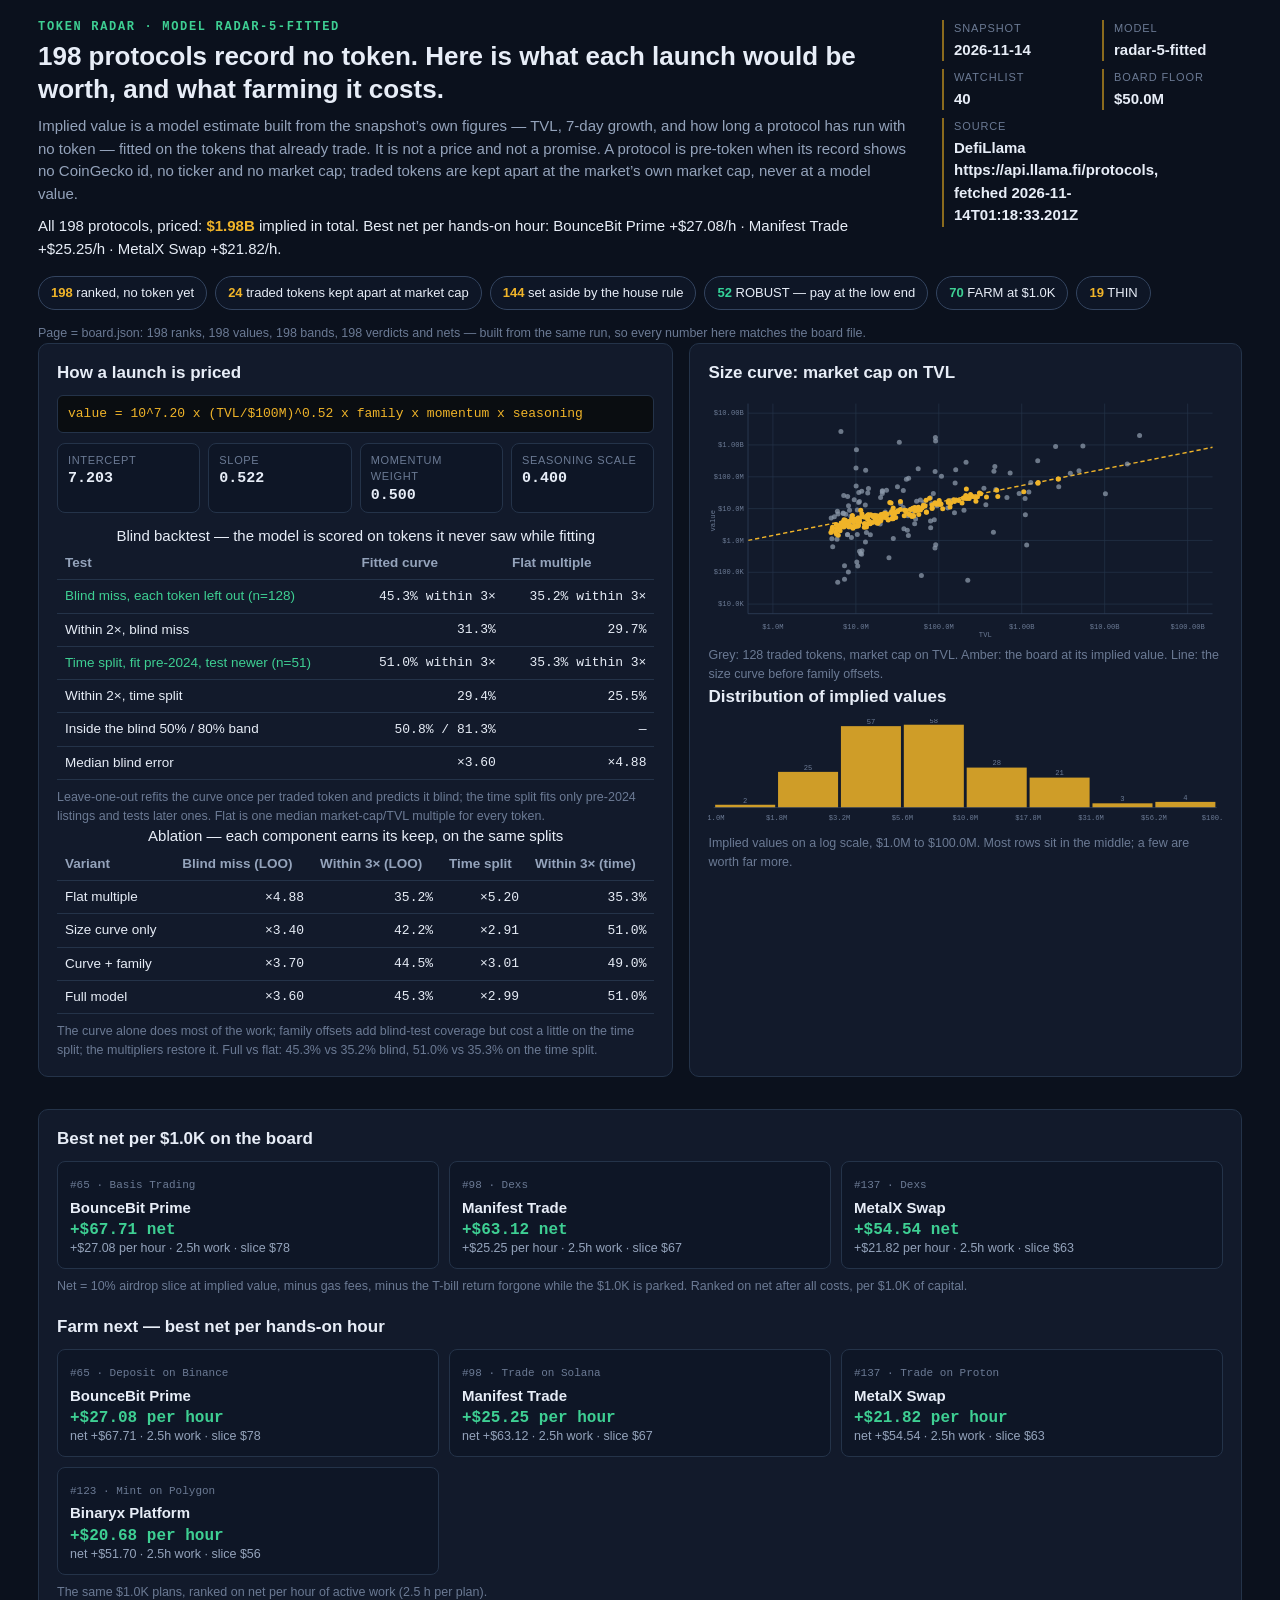
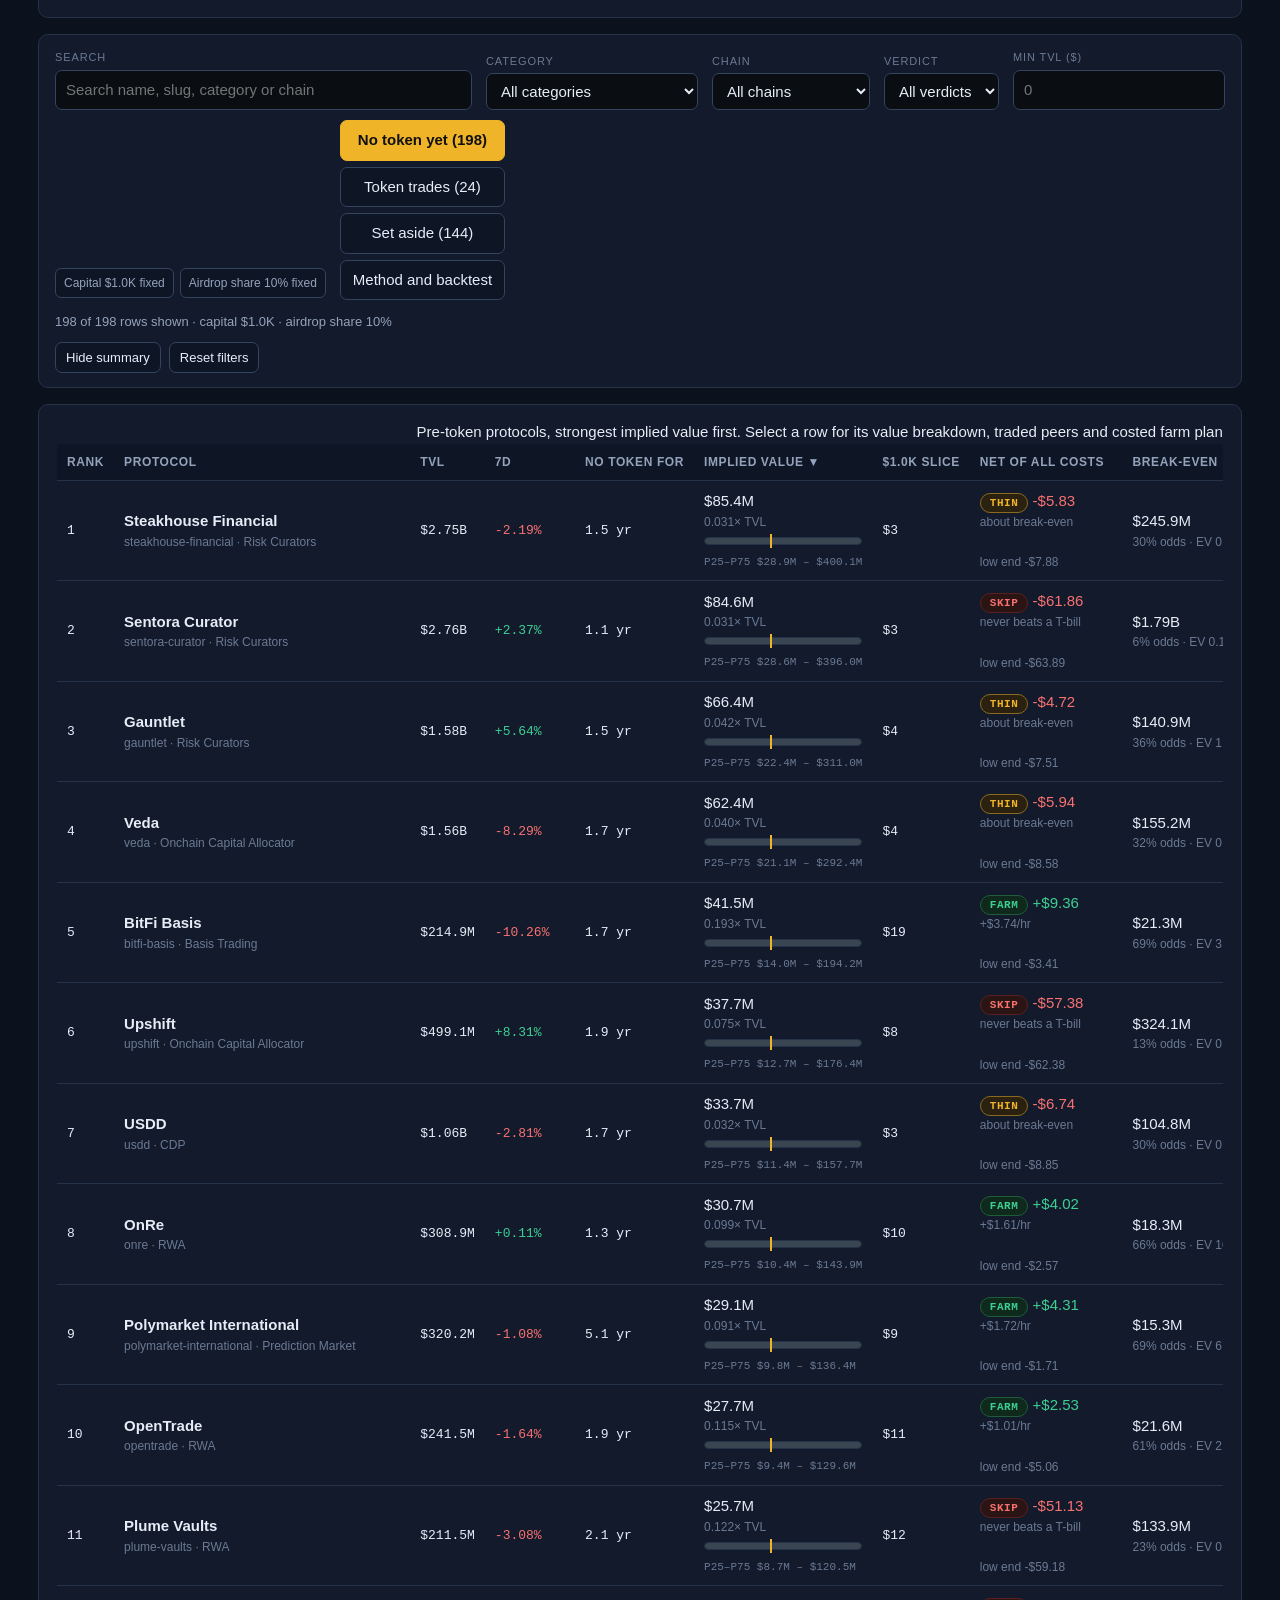
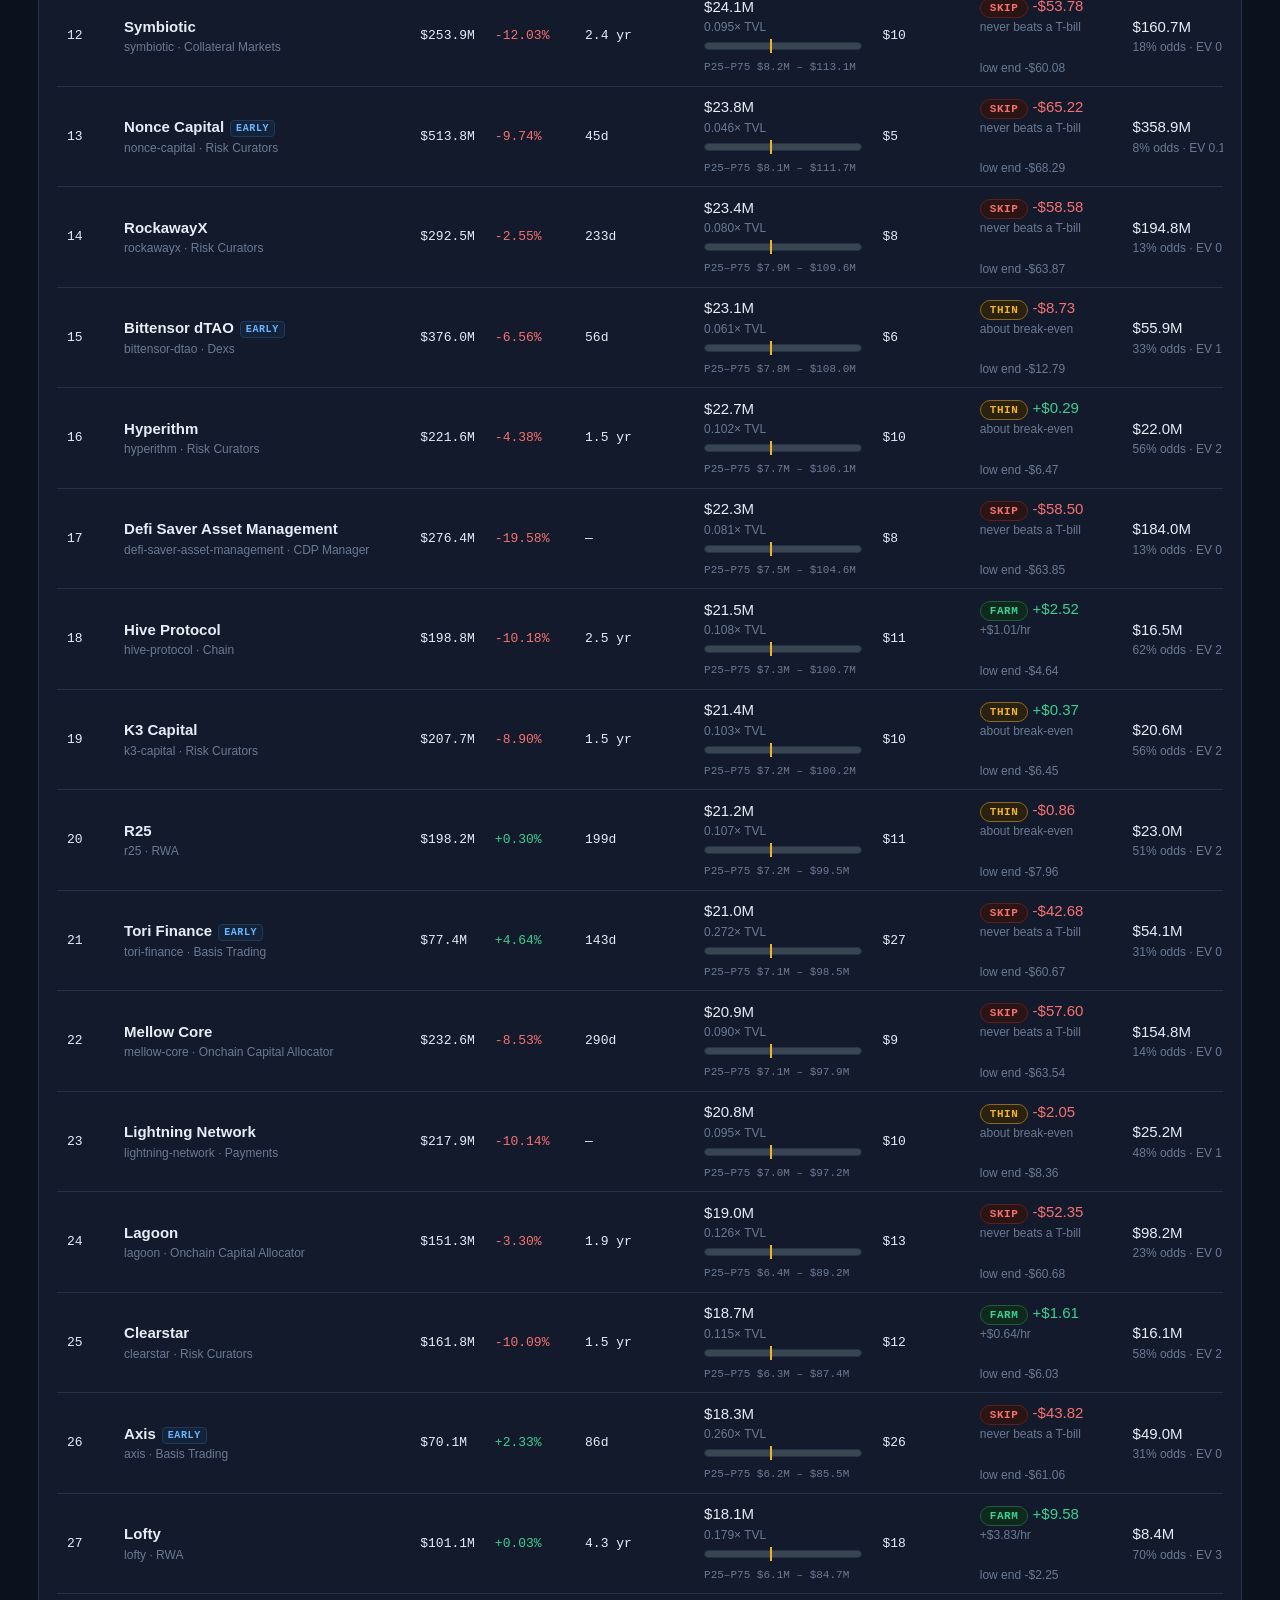
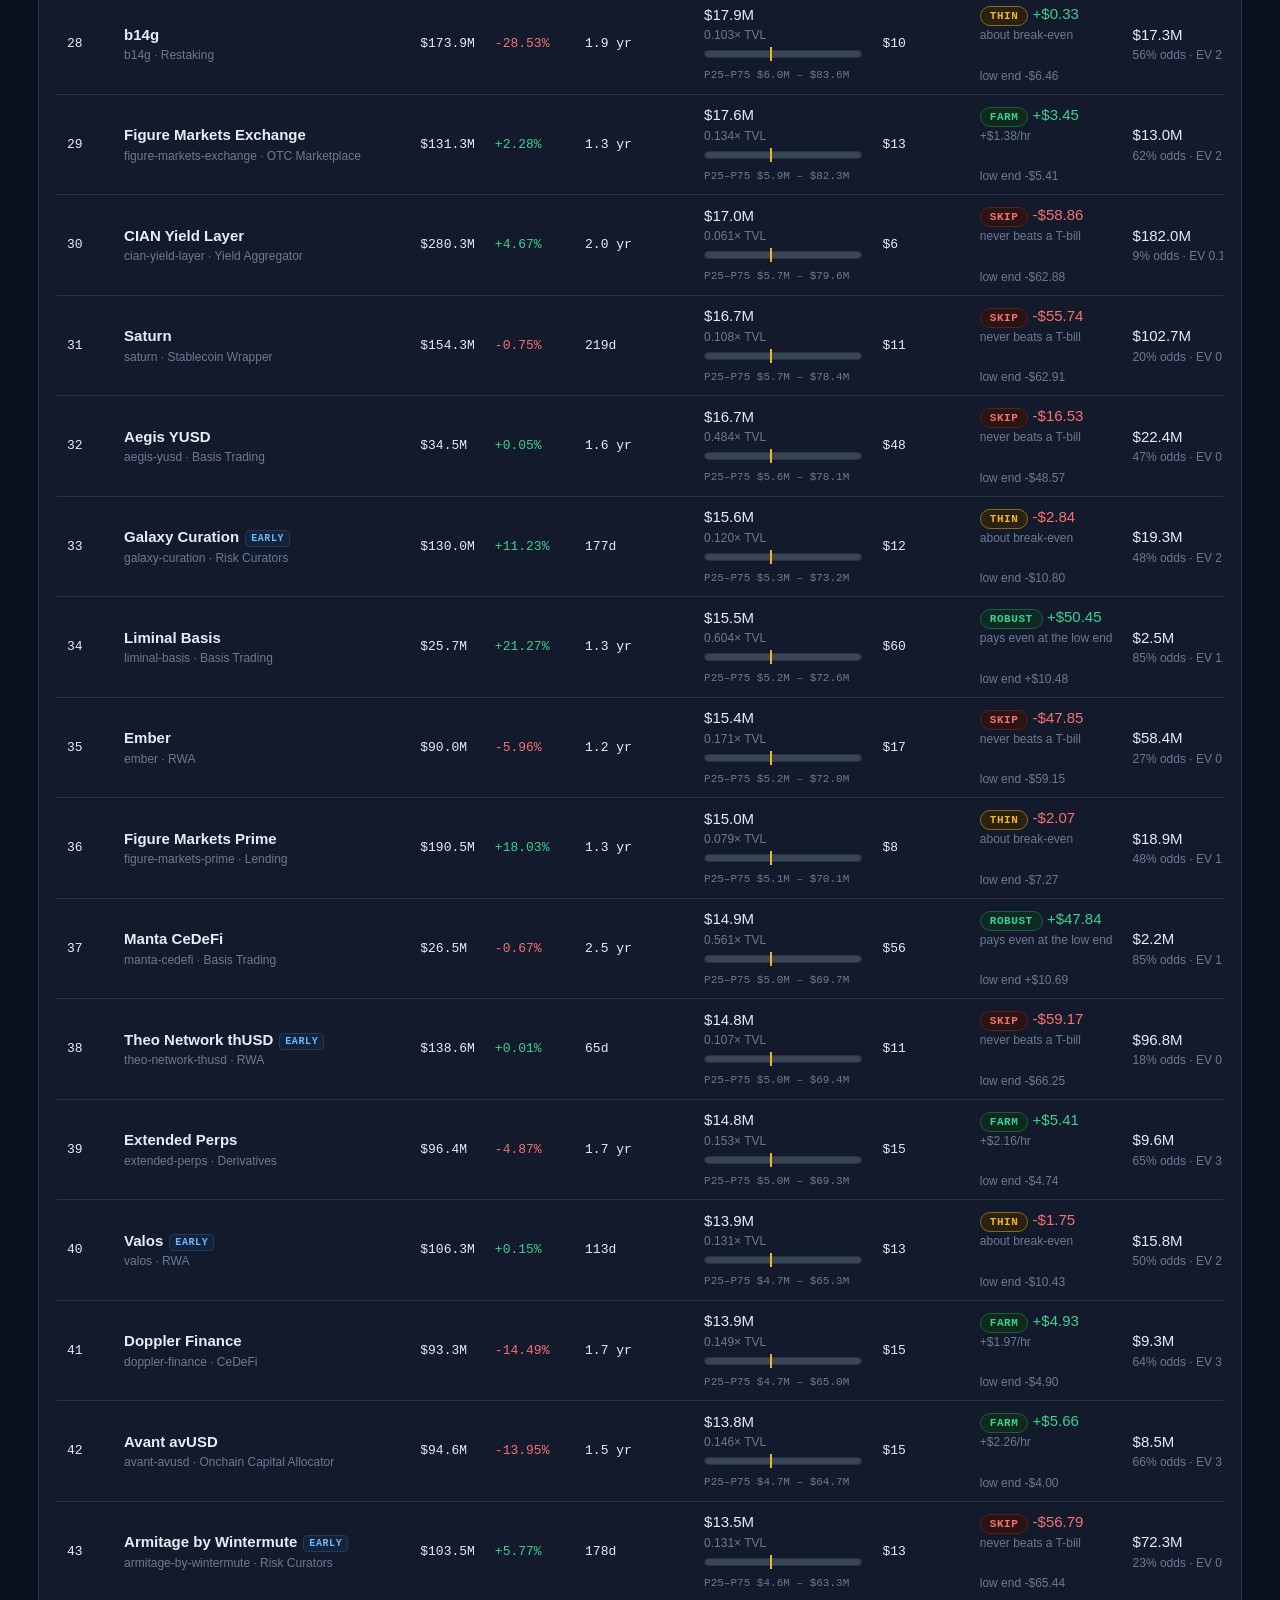
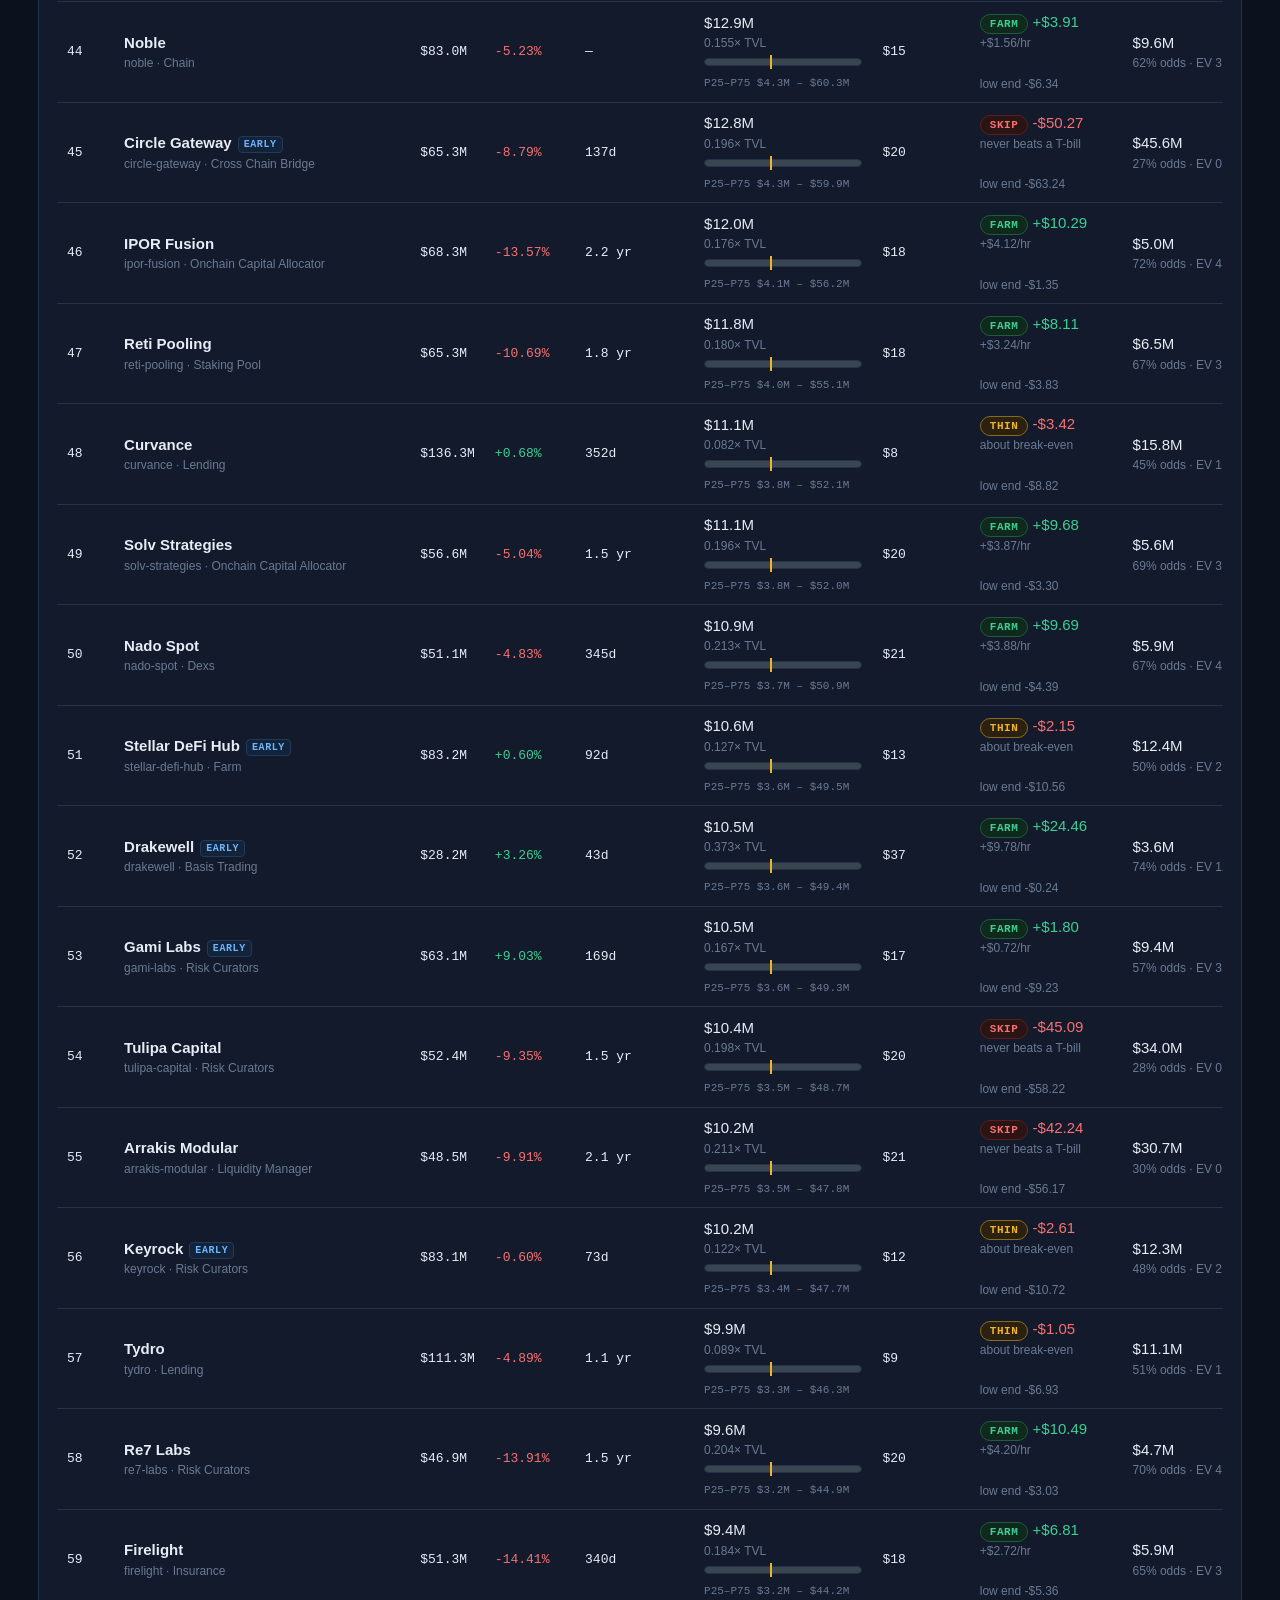
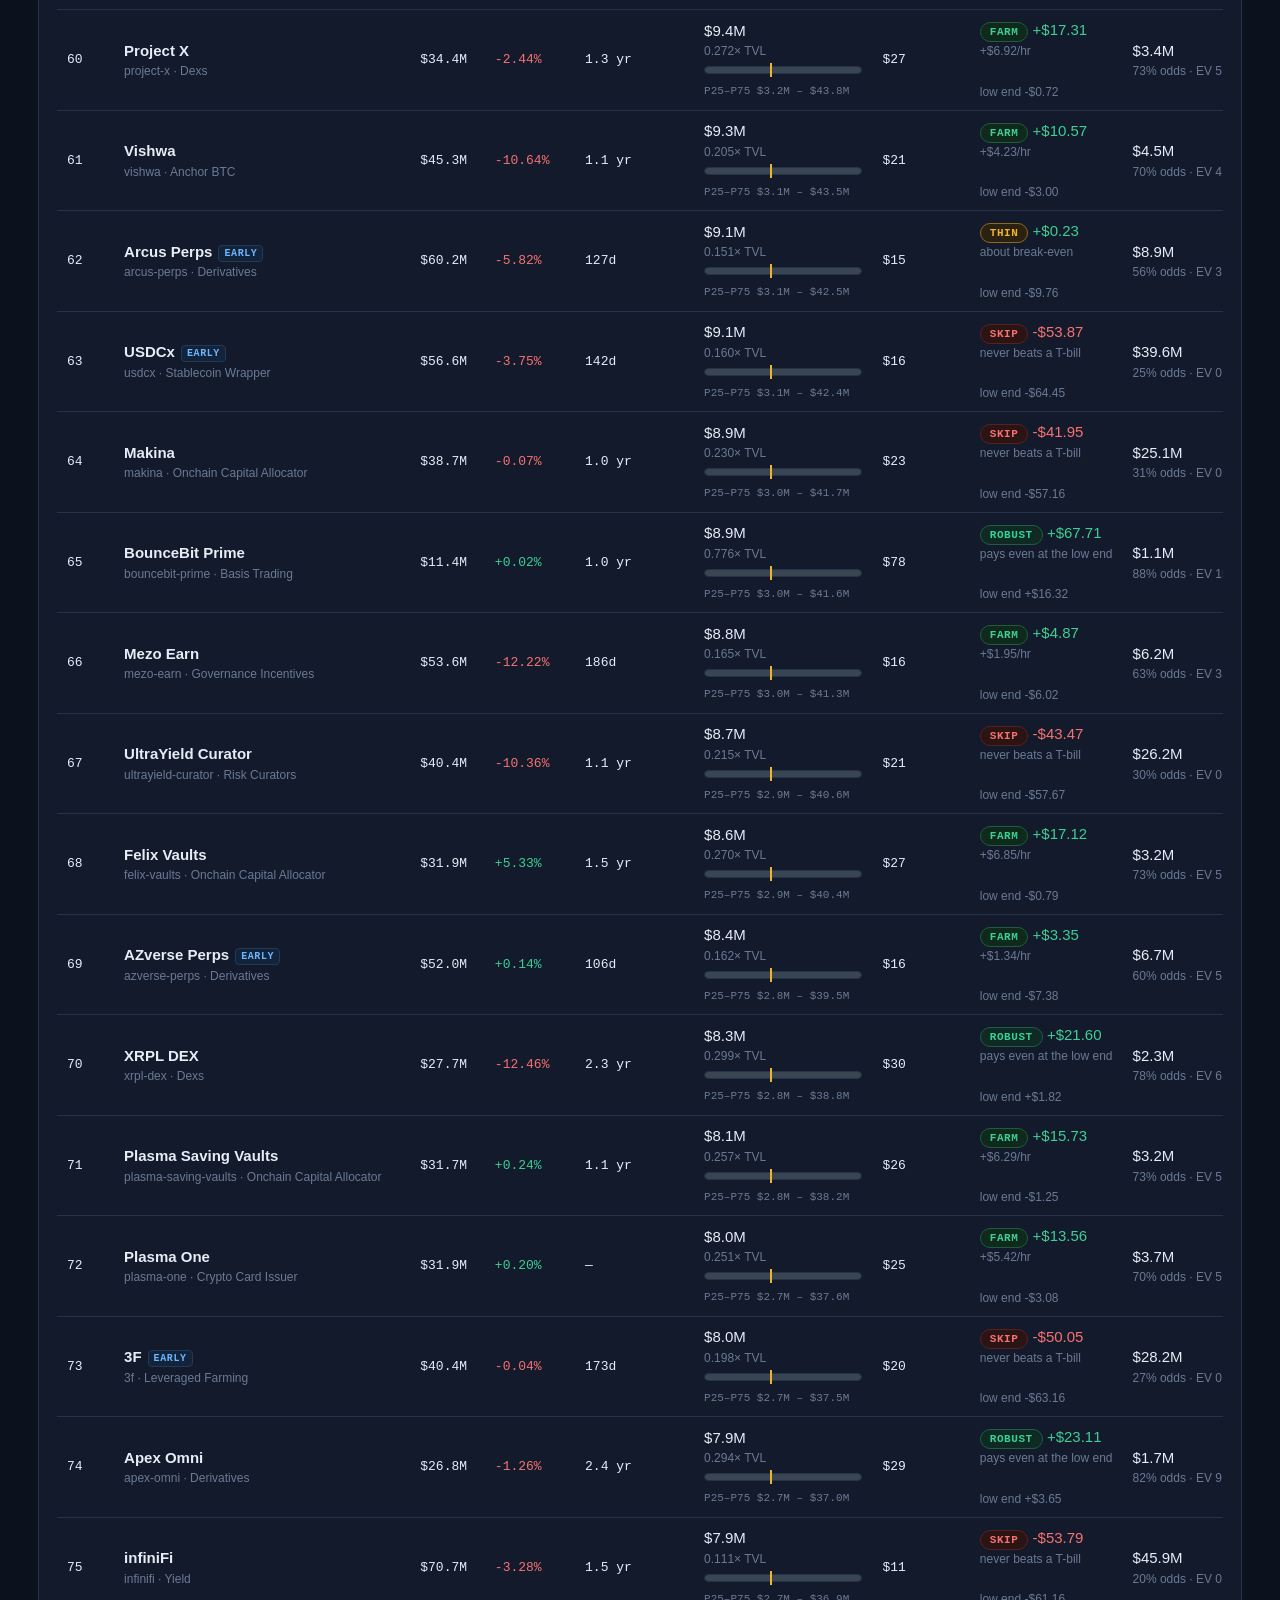
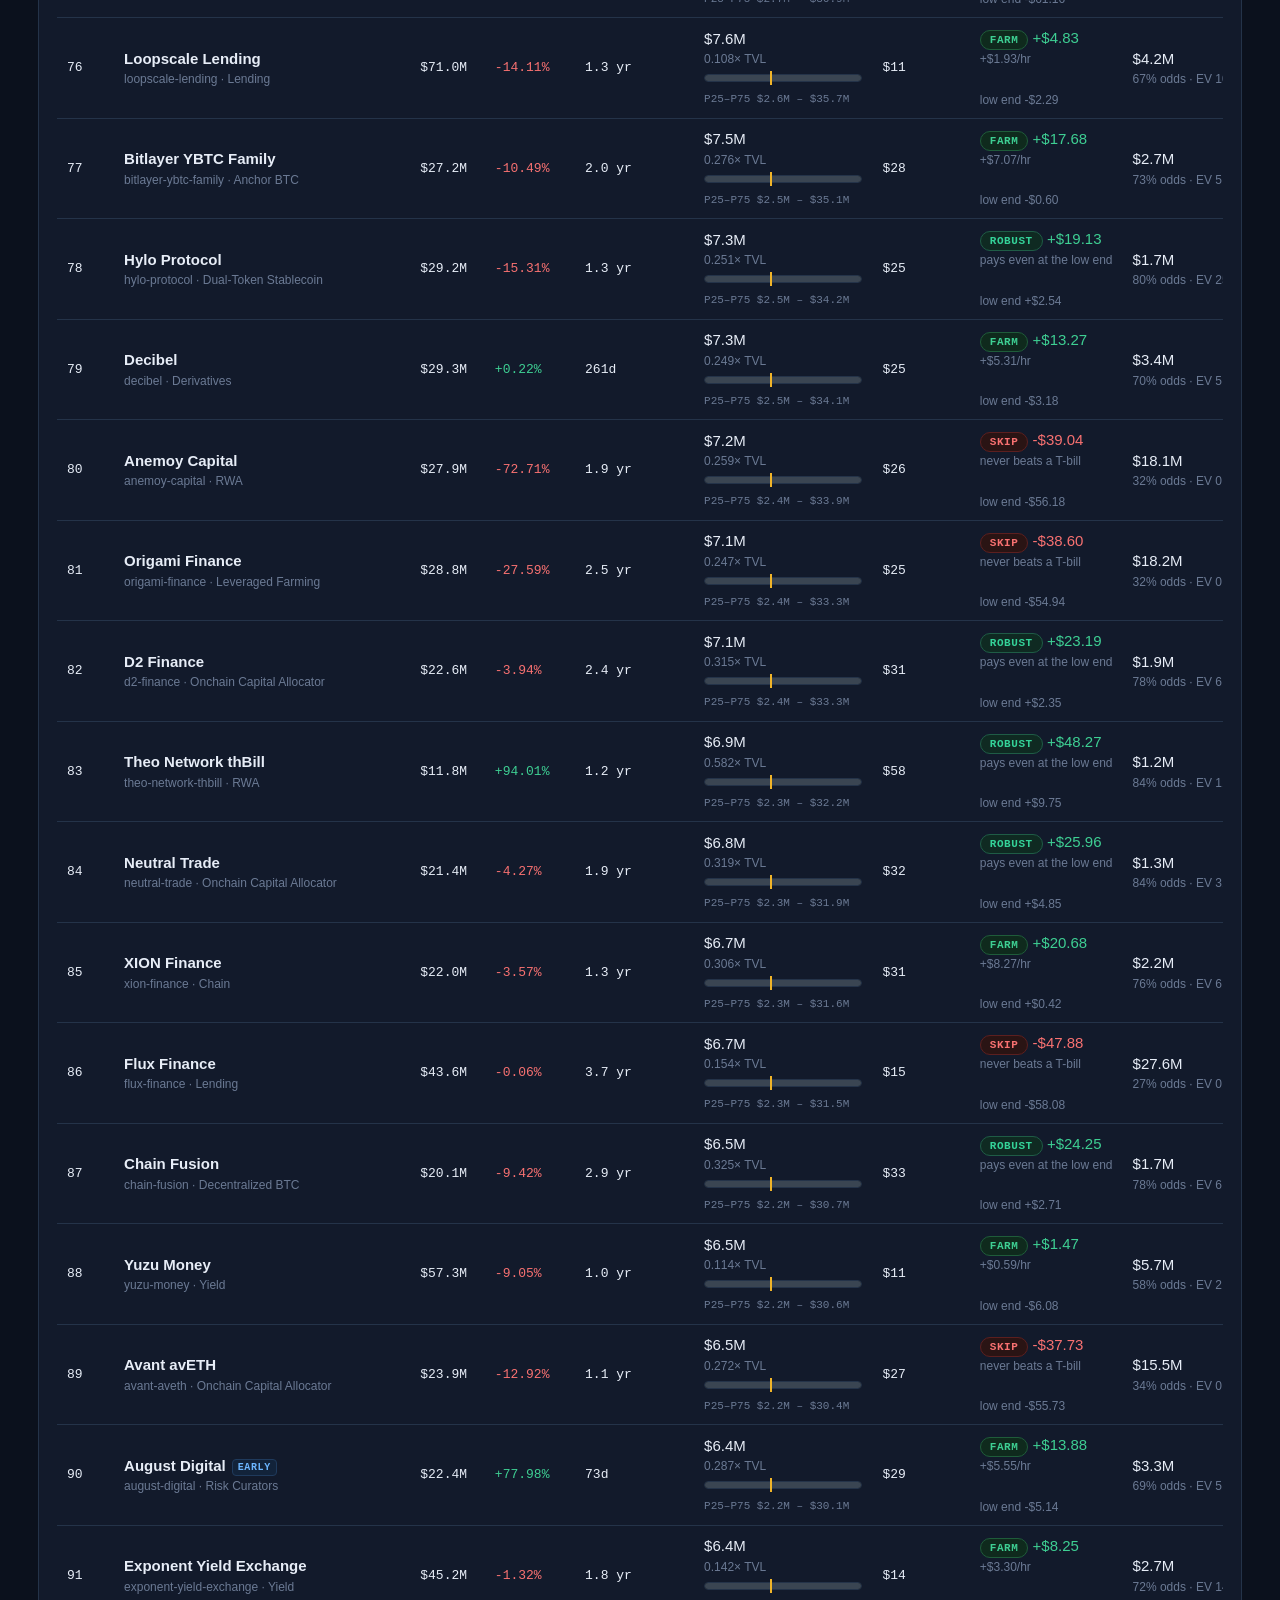
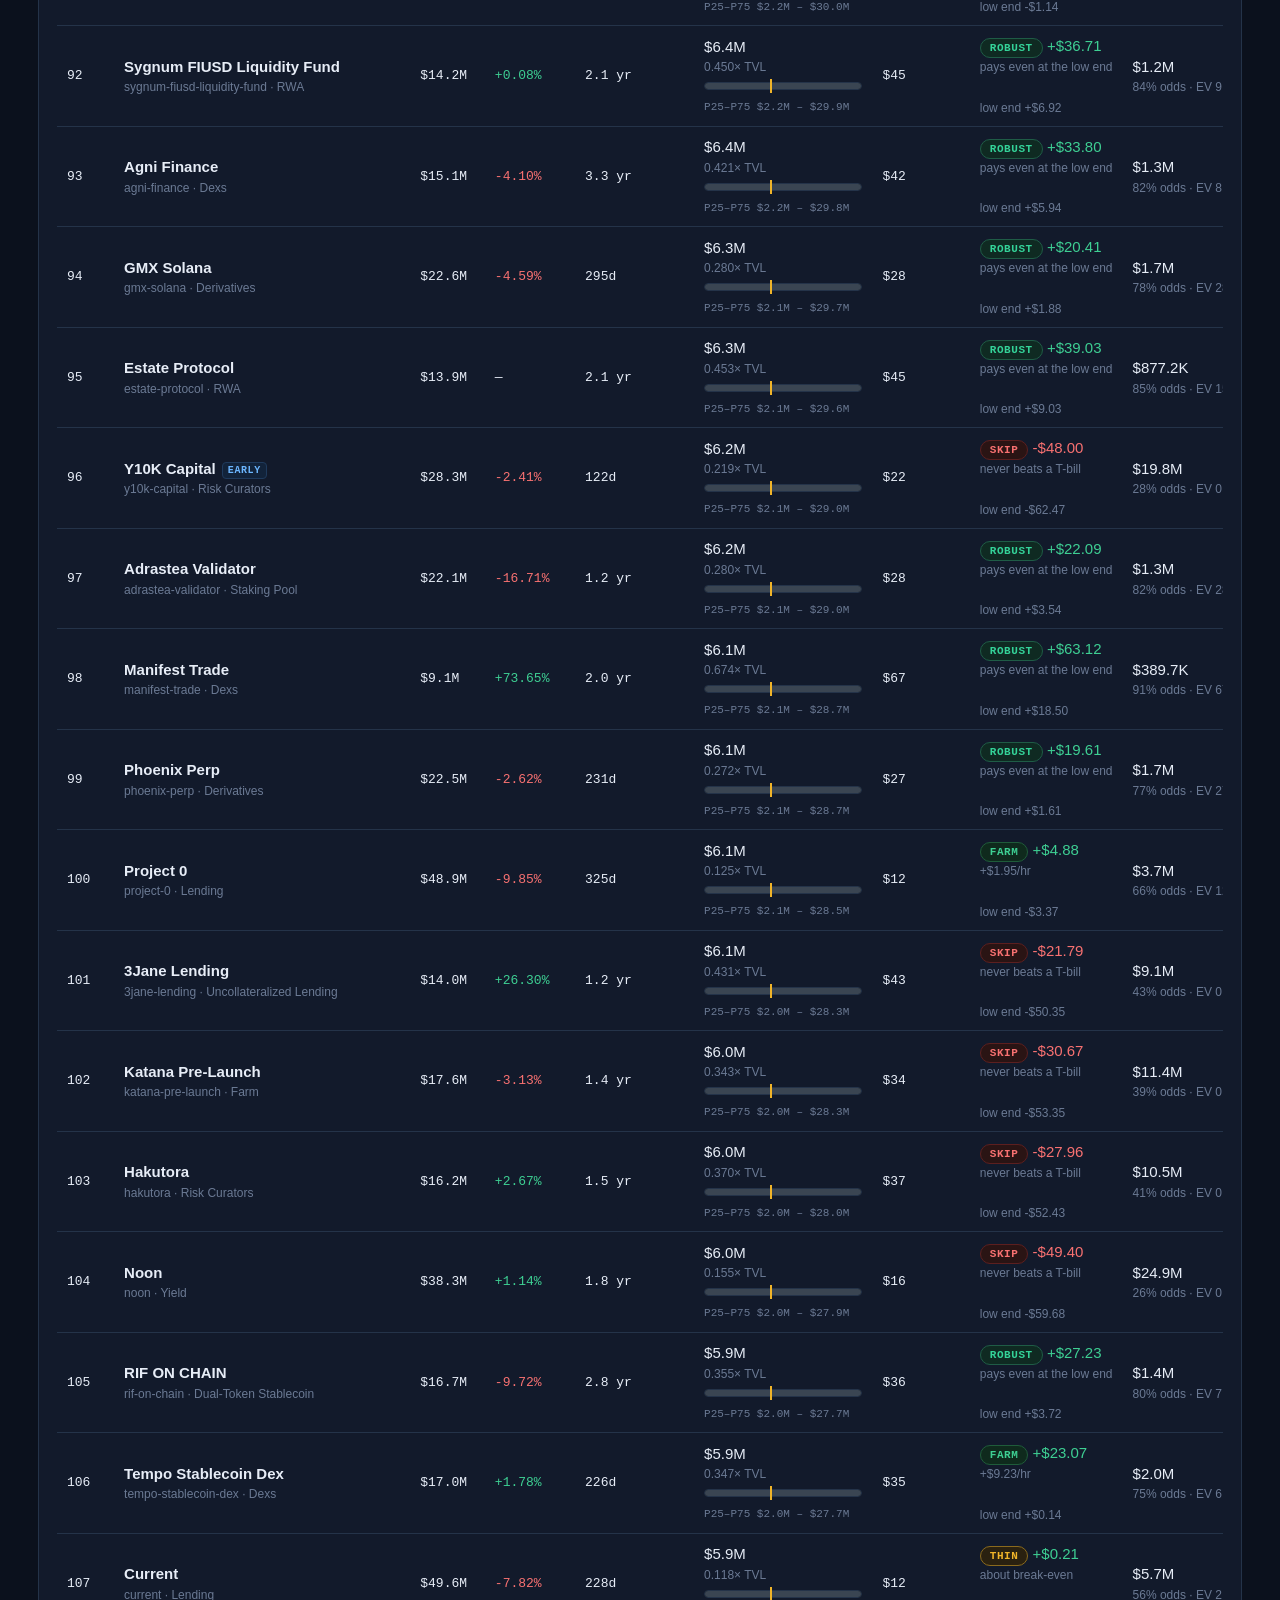
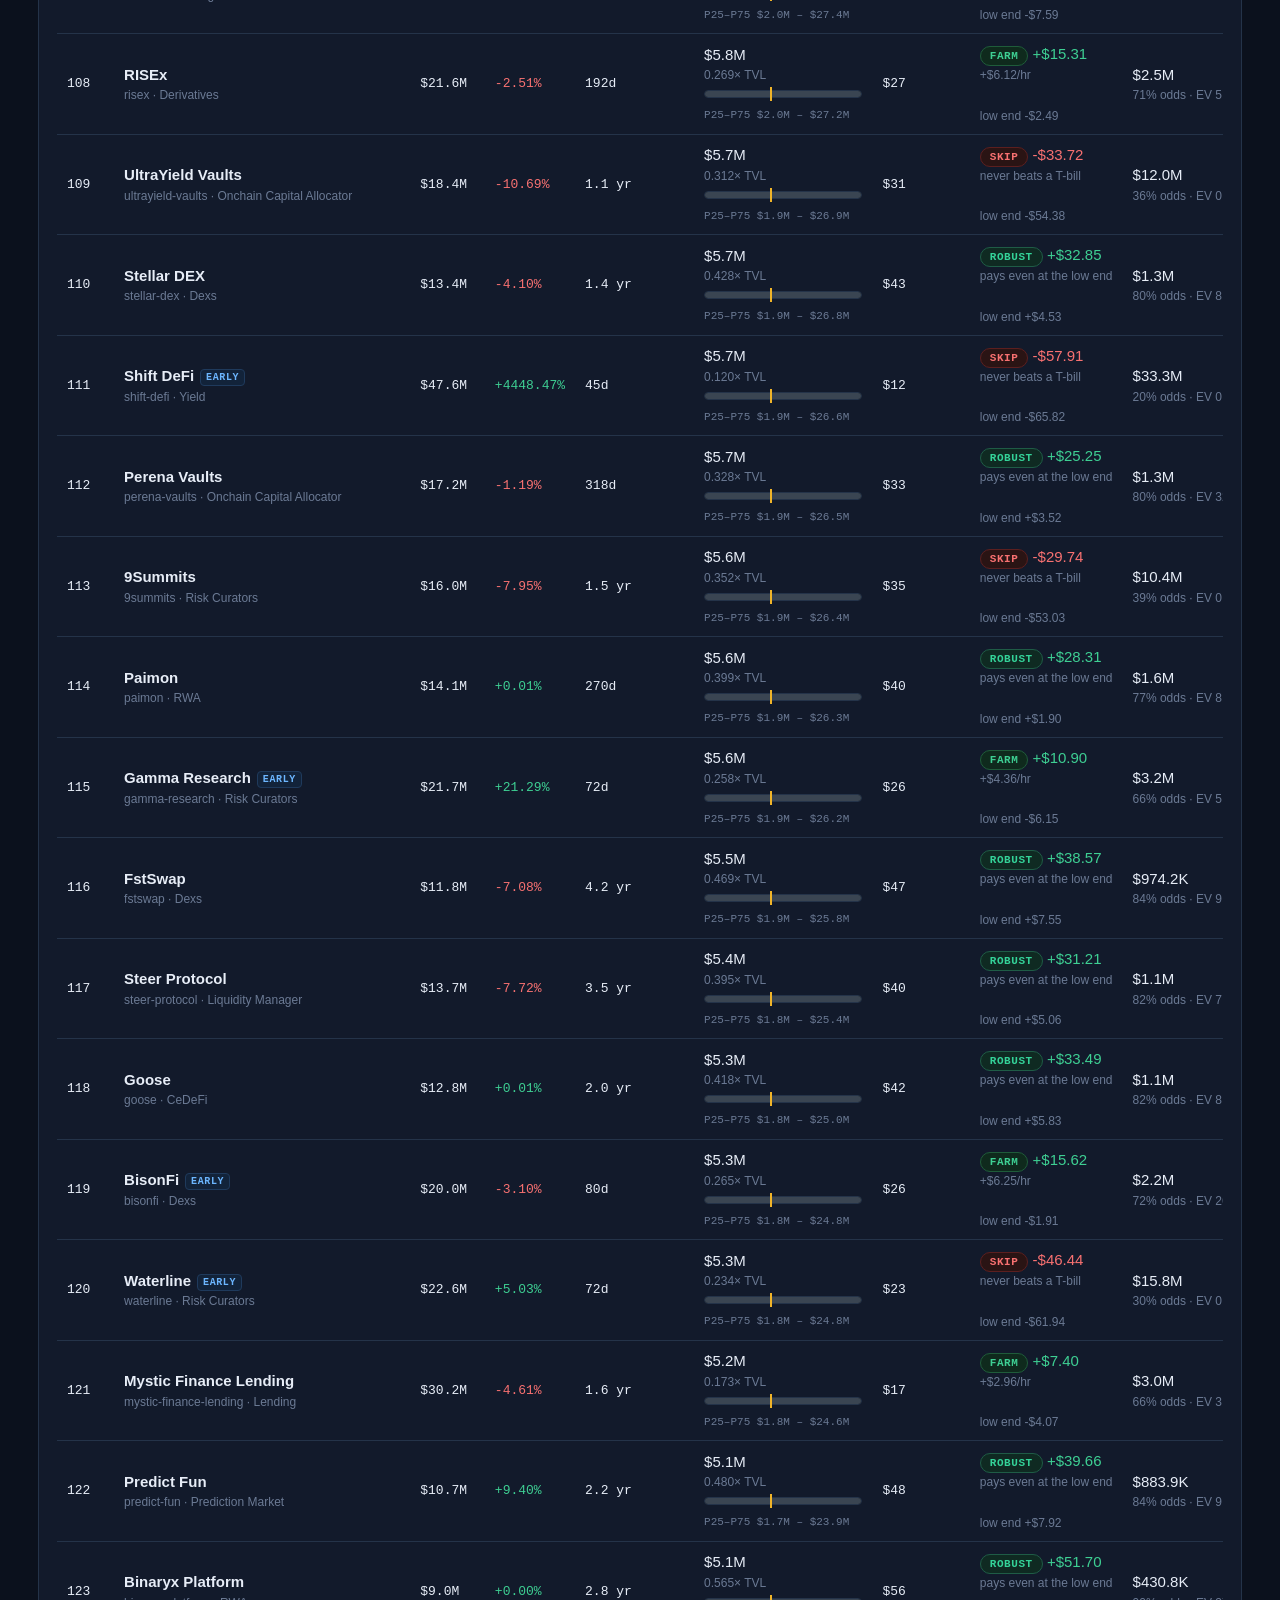
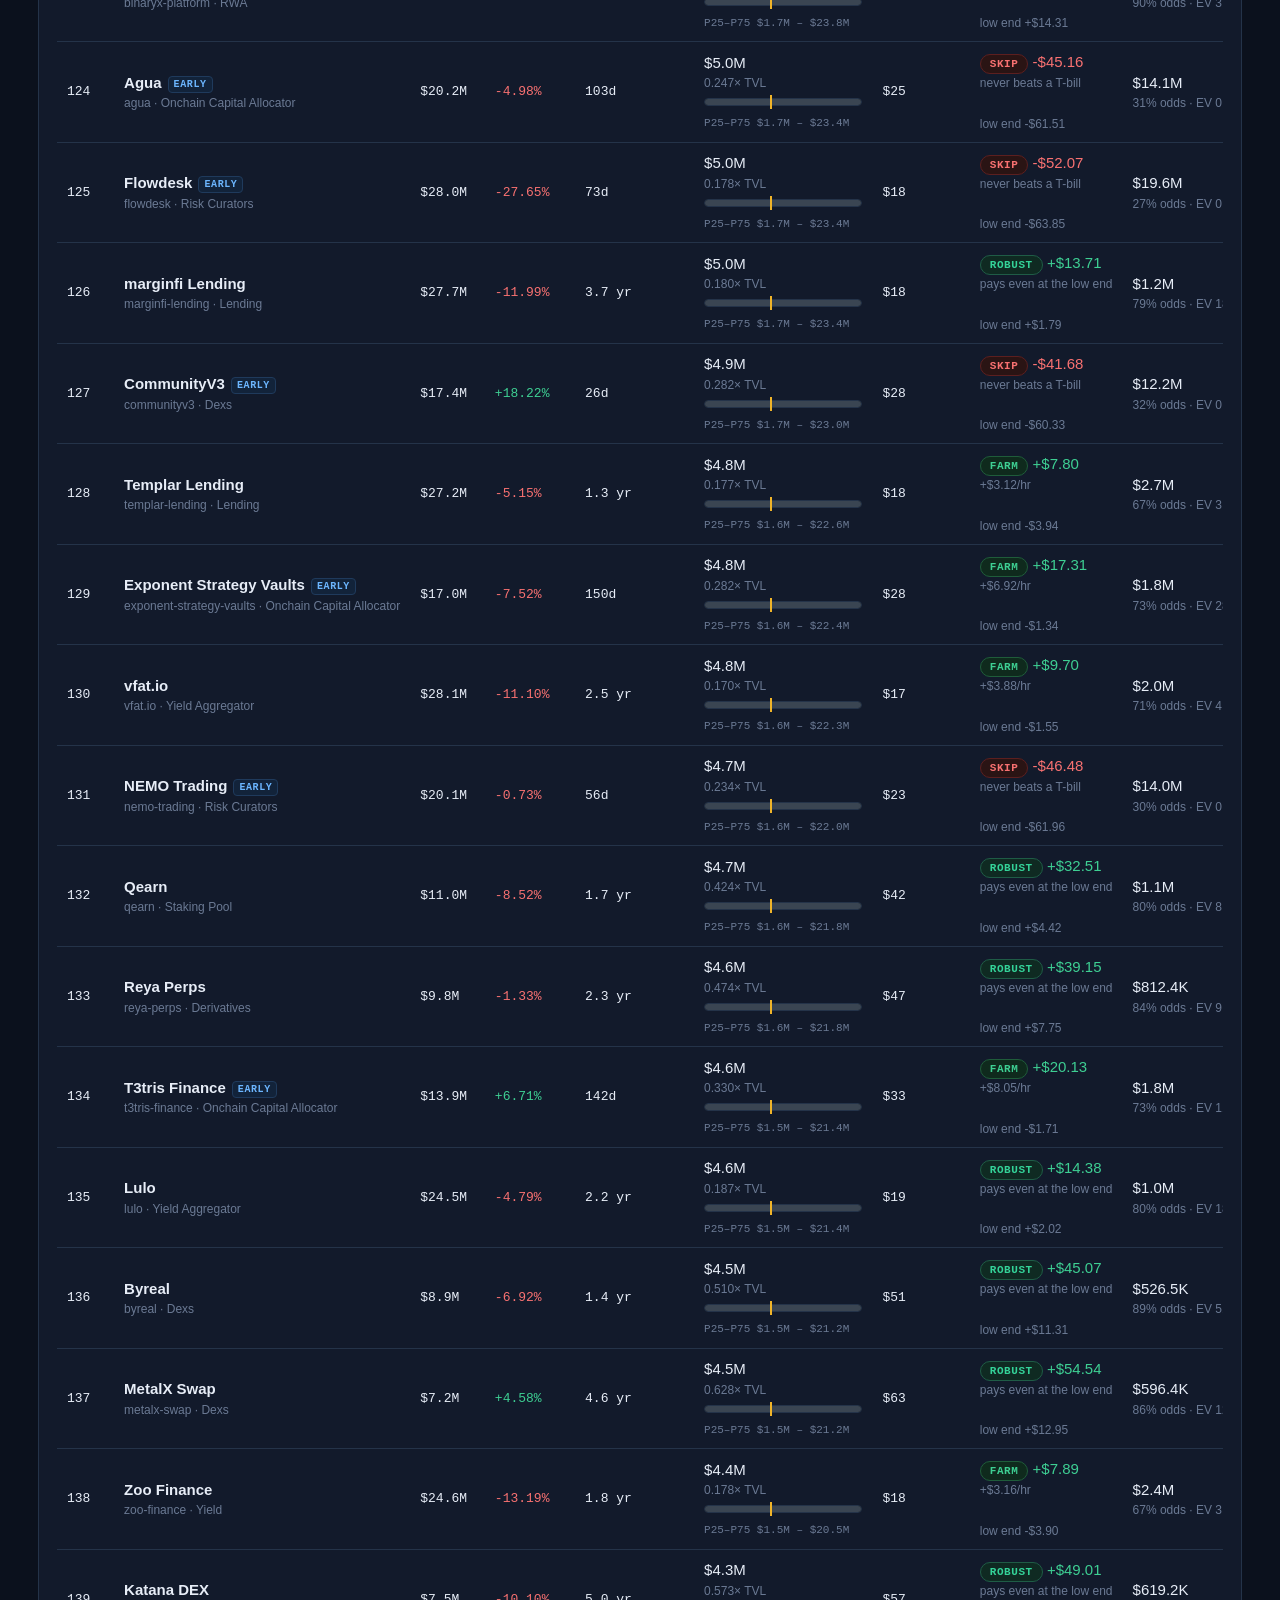
<file: dashboard/index.html>
<!doctype html>
<html lang="en">
<head>
<meta charset="utf-8">
<meta name="viewport" content="width=device-width, initial-scale=1">
<title>Token Radar — pre-token protocols ranked by implied value</title>
<meta name="description" content="A static, offline board of pre-token protocols ranked by model implied value; traded tokens are shown separately at market value. Every number comes from the bundled snapshot.">
<link rel="stylesheet" href="app.css">
</head>
<body>
<a class="skip" href="#board-wrap">Skip to the board</a>
<div class="wrap">
  <header class="masthead">
    <div>
      <p class="eyebrow">Token Radar · model radar-5-fitted</p>
      <h1><span id="headline-n">—</span> protocols record no token. Here is what each launch would be worth, and what farming it costs.</h1>
      <p class="howto">Implied value is a model estimate built from the snapshot&rsquo;s own figures — TVL, 7-day growth, and how long a protocol has run with no token — fitted on the tokens that already trade. It is not a price and not a promise. A protocol is pre-token when its record shows no CoinGecko id, no ticker and no market cap; traded tokens are kept apart at the market&rsquo;s own market cap, never at a model value.</p>
      <p class="hero-line" id="hero-line">—</p>
    </div>
    <dl class="meta" aria-label="Snapshot details">
      <div><dt>Snapshot</dt><dd id="asof">—</dd></div>
      <div><dt>Model</dt><dd id="mver">—</dd></div>
      <div><dt>Watchlist</dt><dd id="watch-n">—</dd></div>
      <div><dt>Board floor</dt><dd id="floor">—</dd></div>
      <div><dt>Source</dt><dd id="source">—</dd></div>
    </dl>
  </header>

  <main id="main">
    <section class="summary" id="summary" aria-label="Summary">
      <div class="chips" id="chips" role="list" aria-label="Board counts"></div>
      <p class="fine" id="verify-line">—</p>

      <div class="panels">
        <section class="panel pricing" aria-labelledby="pricing-h">
          <h2 id="pricing-h">How a launch is priced</h2>
          <p class="formula"><code id="formula">—</code></p>
          <dl class="coefs" id="coefs"></dl>
          <table class="backtest" id="backtest">
            <caption>Blind backtest — the model is scored on tokens it never saw while fitting</caption>
            <thead><tr><th scope="col">Test</th><th scope="col">Fitted curve</th><th scope="col">Flat multiple</th></tr></thead>
            <tbody id="backtest-body"></tbody>
          </table>
          <p class="fine" id="backtest-note">—</p>
          <table class="backtest" id="ablation">
            <caption>Ablation — each component earns its keep, on the same splits</caption>
            <thead><tr><th scope="col">Variant</th><th scope="col">Blind miss (LOO)</th><th scope="col">Within 3× (LOO)</th><th scope="col">Time split</th><th scope="col">Within 3× (time)</th></tr></thead>
            <tbody id="ablation-body"></tbody>
          </table>
          <p class="fine" id="ablation-note">—</p>
        </section>

        <section class="panel scatter" aria-labelledby="scatter-h">
          <h2 id="scatter-h">Size curve: market cap on TVL</h2>
          <div id="scatter" role="img" aria-label="Scatter chart of traded tokens at market cap and board protocols at implied value, against the fitted size curve"></div>
          <p class="fine" id="scatter-cap">—</p>
          <h2 id="hist-h">Distribution of implied values</h2>
          <div id="hist" role="img" aria-label="Histogram of the board's implied values on a log scale"></div>
          <p class="fine" id="hist-cap">—</p>
        </section>

        <section class="panel bestnet" aria-labelledby="bestnet-h">
          <h2 id="bestnet-h">Best net per $1.0K on the board</h2>
          <ol class="bestnet-list" id="bestnet"></ol>
          <p class="fine">Net = 10% airdrop slice at implied value, minus gas fees, minus the T-bill return forgone while the $1.0K is parked. Ranked on net after all costs, per $1.0K of capital.</p>
          <h2 id="farmnext-h">Farm next — best net per hands-on hour</h2>
          <ol class="bestnet-list" id="farmnext"></ol>
          <p class="fine">The same $1.0K plans, ranked on net per hour of active work (2.5 h per plan).</p>
        </section>
      </div>
    </section>

    <section class="controls" aria-label="Board filters">
      <div class="field grow">
        <label for="q">Search</label>
        <input id="q" type="search" placeholder="Search name, slug, category or chain" autocomplete="off">
      </div>
      <div class="field">
        <label for="cat">Category</label>
        <select id="cat"><option value="">All categories</option></select>
      </div>
      <div class="field">
        <label for="chain">Chain</label>
        <select id="chain"><option value="">All chains</option></select>
      </div>
      <div class="field">
        <label for="verdict">Verdict</label>
        <select id="verdict">
          <option value="">All verdicts</option>
          <option value="ROBUST">ROBUST</option>
          <option value="FARM">FARM</option>
          <option value="THIN">THIN</option>
          <option value="SKIP">SKIP</option>
        </select>
      </div>
      <div class="field">
        <label for="mintvl">Min TVL ($)</label>
        <input id="mintvl" type="number" min="0" step="1000000" placeholder="0">
      </div>
      <div class="field static">
        <span class="tag">Capital $1.0K fixed</span>
        <span class="tag">Airdrop share 10% fixed</span>
      </div>
      <div class="field tabs" role="group" aria-label="Board view">
        <button id="tab-board" type="button" aria-pressed="true">No token yet (<span id="tab-board-n">—</span>)</button>
        <button id="tab-live" type="button" aria-pressed="false">Token trades (<span id="tab-live-n">—</span>)</button>
        <button id="tab-setaside" type="button" aria-pressed="false">Set aside (<span id="tab-setaside-n">—</span>)</button>
        <button id="tab-method" type="button" aria-pressed="false">Method and backtest</button>
      </div>
      <p class="count" id="count" role="status" aria-live="polite"></p>
      <p class="count-actions">
        <button id="hide-summary" type="button" aria-pressed="false">Hide summary</button>
        <button id="reset" type="button">Reset filters</button>
      </p>
    </section>

    <div class="panel" id="board-wrap" tabindex="-1">
      <div class="scroll">
        <table id="board">
          <caption id="caption">Pre-token protocols, strongest implied value first. Select a row for its value breakdown, traded peers and costed farm plan.</caption>
          <thead id="thead"></thead>
          <tbody id="rows"></tbody>
        </table>
      </div>
      <p class="empty" id="empty" hidden>No protocol matches these filters. <button id="clear" type="button">Clear filters</button></p>
    </div>

    <section class="panel setaside" id="setaside-view" hidden aria-labelledby="setaside-h">
      <h2 id="setaside-h">Set aside by the house rule — <span id="setaside-n2">—</span> protocols</h2>
      <p>These protocols are in the snapshot but are <strong>not ranked</strong>, because the house rule sets them aside before any scoring: versioned names (a trailing v2, v3, …); wrapped, staked or staking names; the six excluded categories (Bridge, Canonical Bridge, Liquid Staking, Liquid Restaking, Restaked BTC, CEX); and names that start with an exchange name. The rule is applied to the name and category only — never to a protocol&rsquo;s size — so a large protocol can still be set aside, and a small one can still rank.</p>
      <p class="fine">Count comes from the snapshot: <span id="setaside-count">—</span> protocols set aside, <span id="setaside-board">—</span> ranked on the board, <span id="setaside-live">—</span> traded tokens kept apart at market cap.</p>
    </section>

    <section class="panel method" id="method-view" hidden aria-labelledby="method-h">
      <h2 id="method-h">Method and backtest</h2>
      <h3>How the size curve is fitted</h3>
      <p>Every token that already trades is used to fit the curve — all 128 of them, in every category — and only pre-token protocols are scored with it. On the snapshot&rsquo;s traded tokens we fit a log-log ordinary least squares line: log<sub>10</sub>(market cap) = intercept + slope &times; log<sub>10</sub>(TVL / $100M). The fitted line is the size curve: a protocol&rsquo;s TVL alone, before any family offset, maps to a size value. Fitting on the whole traded set matters: the six excluded categories are excluded from the <em>board</em> only, never from the curve, because the curve is the market&rsquo;s and the category offsets are what make categories comparable. The four fitted numbers are printed in the &ldquo;How a launch is priced&rdquo; panel above and are read from the bundled data, not typed here. Growth and age are not regressors in this fit: they enter as bounded multipliers (next paragraph), because a free log-age coefficient failed the time-split backtest in the previous model.</p>
      <h3>Family, growth and seasoning</h3>
      <p>Three multipliers adjust the size value. <strong>Family</strong> is the protocol&rsquo;s category mean residual from the fitted line, shrunk toward 1 when the category has few traded tokens — a category whose traded tokens sit above the line lifts its pre-token members, and one below the line pulls them down. <strong>Momentum</strong> comes from the 7-day TVL change: 1 plus half the change, clamped to 0.8&times;&ndash;1.25&times;, so a crash can cost at most 20% and a spike can add at most 25% — growth moves the value without ever inverting the board. <strong>Seasoning</strong> comes from age with no token: 1 &minus; 0.4&middot;e<sup>&minus;age/240</sup>, so a fresh protocol is discounted to 0.6&times; and the discount saturates toward 1&times; as it ages instead of discounting it toward zero. Implied value = size value &times; family &times; momentum &times; seasoning. The range the board shows around it is the middle half (P25–P75) of the blind residual range; the wider P10–P90 range stays in the data and in each protocol&rsquo;s detail view.</p>
      <h3>How the blind backtests work</h3>
      <p><strong>Leave-one-out (LOO):</strong> each traded token is held out in turn, the curve is refit without it, and the held-out token is predicted blind. The median blind error and the share of predictions within 3&times; of the true market cap are reported against the same test for a flat baseline — one median market-cap/TVL multiple applied to every token. <strong>Time split:</strong> the curve is fitted only on tokens listed before 2024 and tested on tokens listed later, so the test is genuinely future data. <strong>Bands:</strong> the share of traded tokens whose true market cap falls inside the blind 50% and 80% bands. A fitted curve that only beats the flat baseline on the data it was fitted on proves nothing; the numbers in the table are all out-of-sample. The ablation table scores four variants on the same splits with the same refit-per-fold discipline — one flat multiple, the size curve alone, the curve plus family offsets, and the full model. The honest reading: the curve alone does most of the work (it already beats flat on both splits and has the best median miss); the family offsets add blind-test coverage but cost a little on the time split; the bounded multipliers restore it and add the last points. Within-2&times; shares are reported alongside within-3&times; as the stricter metric.</p>
      <h3>How a farm verdict is computed</h3>
      <p>Every verdict is priced at the same fixed terms: <strong>$1,000 of capital</strong> and a <strong>10% airdrop share</strong> of the implied value, pro-rata to TVL. The slice is 10% of the implied value scaled to $1,000 of capital. <strong>Fees</strong> are five transactions at the chain&rsquo;s typical gas. <strong>T-bill forgone</strong> is the 4% annual return the $1,000 would have earned parked in a T-bill for the hold days. Net = slice &minus; fees &minus; T-bill forgone. <strong>FARM</strong> if net &ge; $1, <strong>THIN</strong> if &minus;$10 &le; net &lt; $1, <strong>SKIP</strong> if net &lt; &minus;$10. <strong>ROBUST</strong> is a display tier on top of FARM: a FARM row whose net at the P25 low end is still &ge; $1, with its low-end net printed under the point net. The verdict is therefore a statement about the economics at $1,000, not about whether the protocol is good: a large implied value can still be SKIP if the slice it buys at $1,000 does not cover the gas and the forgone T-bill return. <strong>Break-even</strong> is the launch value at which the farm exactly breaks even: (fees + T-bill) &times; TVL / (0.10 &times; $1,000). <strong>Break-even odds</strong> are the share of the model&rsquo;s own leave-one-out residuals under which the true value reaches break-even — a probability about the value, never about whether a token launches at all. <strong>EV per $ of gas</strong> is slice / fees. The farm column names the action per row (Vault, Lend, Trade, Mint, Stake, Bridge, Insure, Subscribe or Deposit, from the category), the chain, the fee and the 45-minute setup (fund the wallet, make the deposit). The farm plan lists the seven concrete steps, each with its own cost and time, and the scenario table shows the net if the token drops 5%, 10% or 20% at $1.0K, $10.0K and $100K of capital.</p>
      <h3>What is not done</h3>
      <p>No protocol name is special-cased anywhere: one function scores every row from TVL, 7-day change, age, category and chains. Traded tokens are never given a model value and pre-token protocols are never given a market cap. Nothing on this page is fetched at view time — the snapshot, the fitted model and the board are bundled with the page, and the page works with no network. Two variants were tested on the same blind splits and not shipped, and the numbers are stated here rather than hidden. <strong>No sibling factor:</strong> the snapshot carries no parent-protocol record, and no two traded tokens share a name stem or slug prefix, so no sibling discount is fittable and the factor stays 1.0. <strong>No joint ridge:</strong> a ridge on log(market cap / TVL) with category, size, chain, growth and age effects beats this curve on both blind tests (LOO &times;3.22 / 50.0% within 3&times;, time split &times;2.89 / 52.9%), but on the board it reorders heavily, inflates small-TVL rows and pushes the top value above every top entry&rsquo;s range — so the least-squares curve stays the pricing model.</p>
      <p class="fine">Fitted numbers on this page: <span id="method-nums">—</span></p>
    </section>
    <noscript><p class="empty">This dashboard needs JavaScript to render the board from the bundled snapshot.</p></noscript>
  </main>

  <dialog id="detail" aria-labelledby="detail-title">
    <form method="dialog" class="dlg-close"><button type="submit" aria-label="Close details">Close ✕</button></form>
    <div id="detail-body"></div>
  </dialog>
</div>
<script src="../data.js"></script>
<script src="app.js"></script>
</body>
</html>
</file>
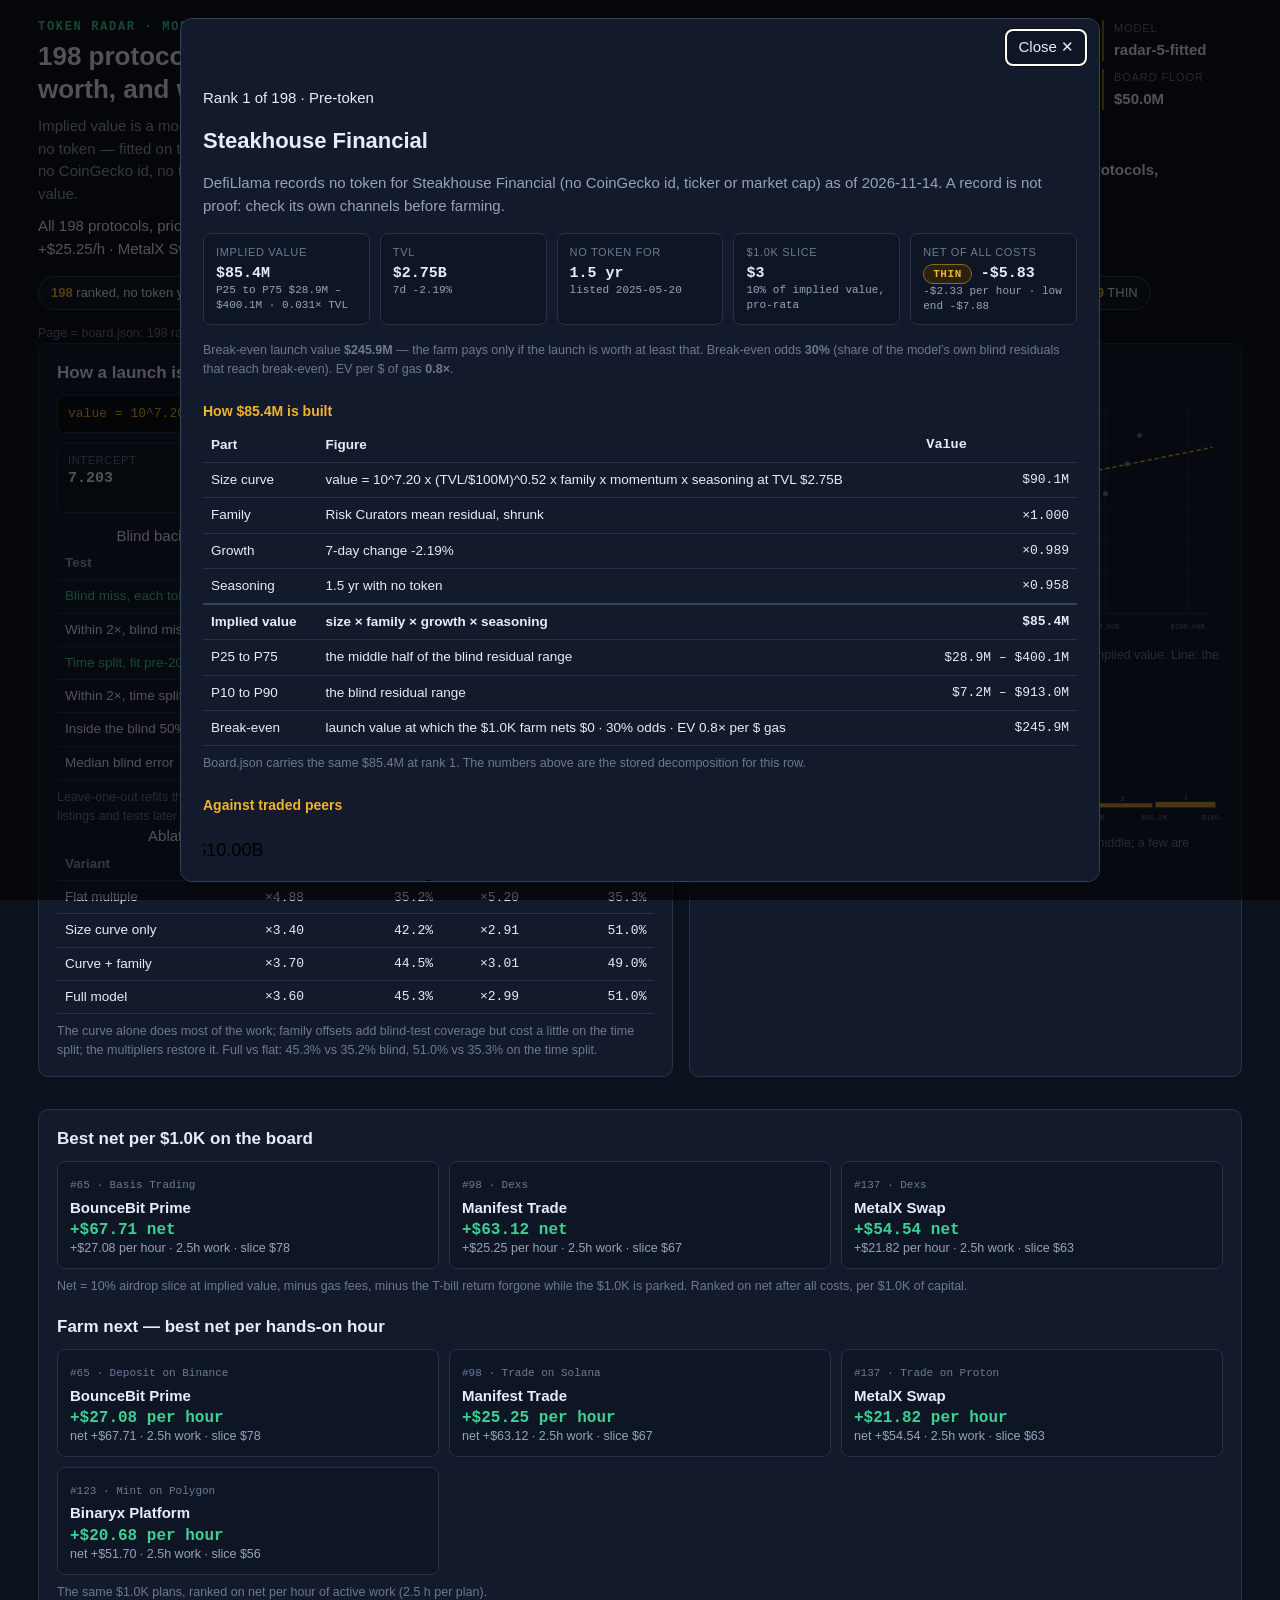
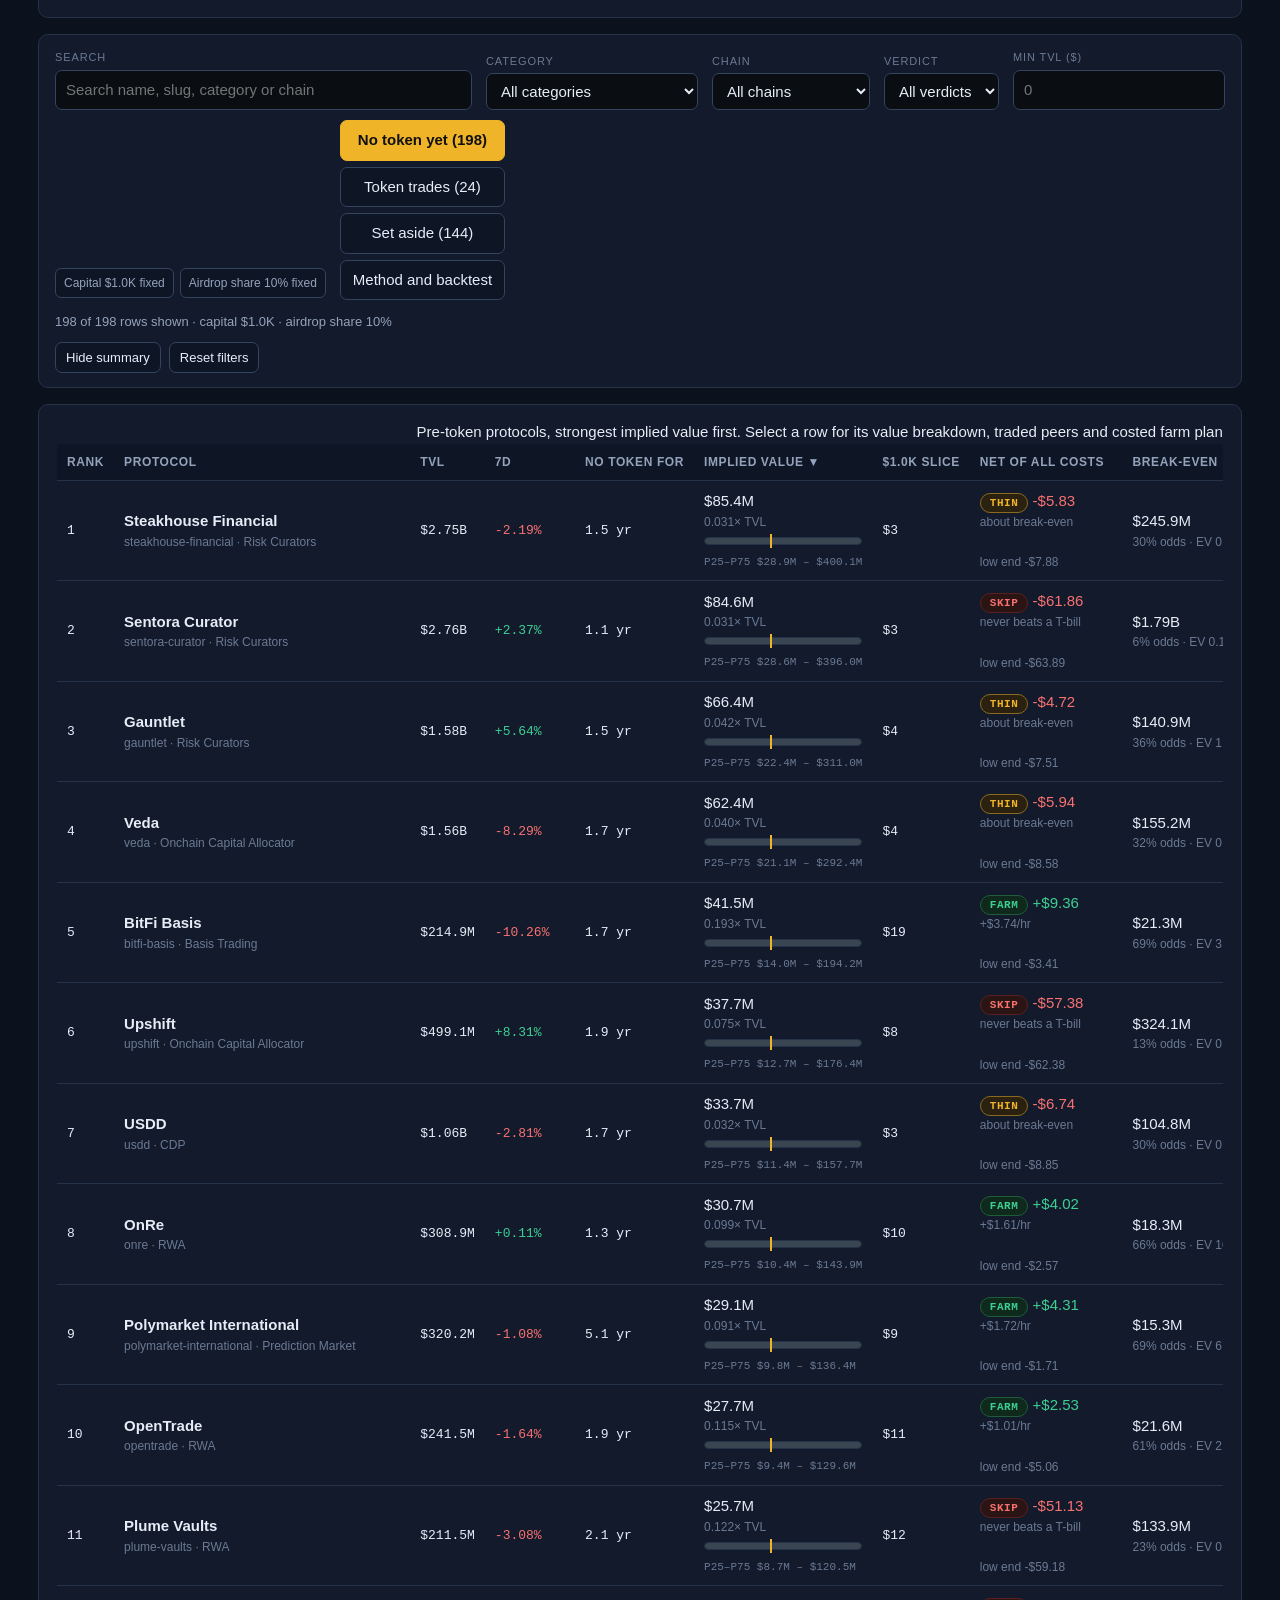
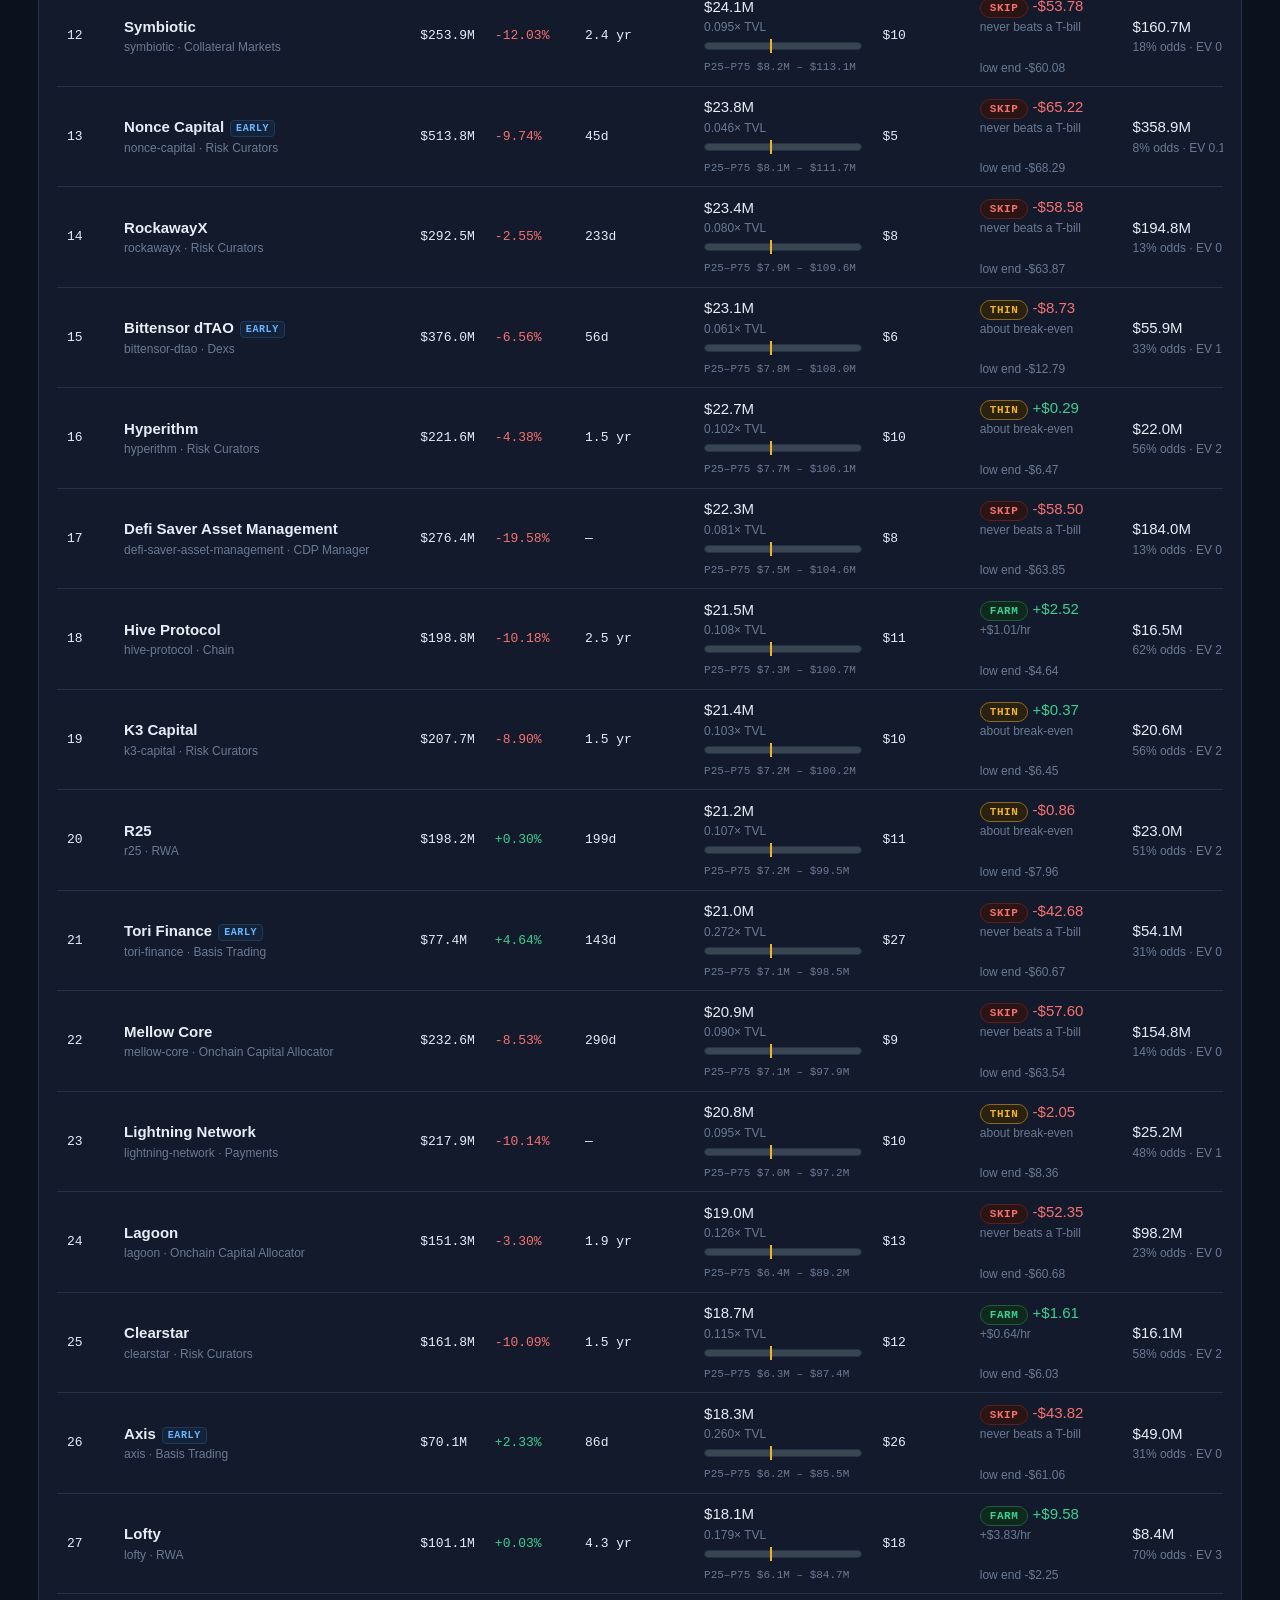
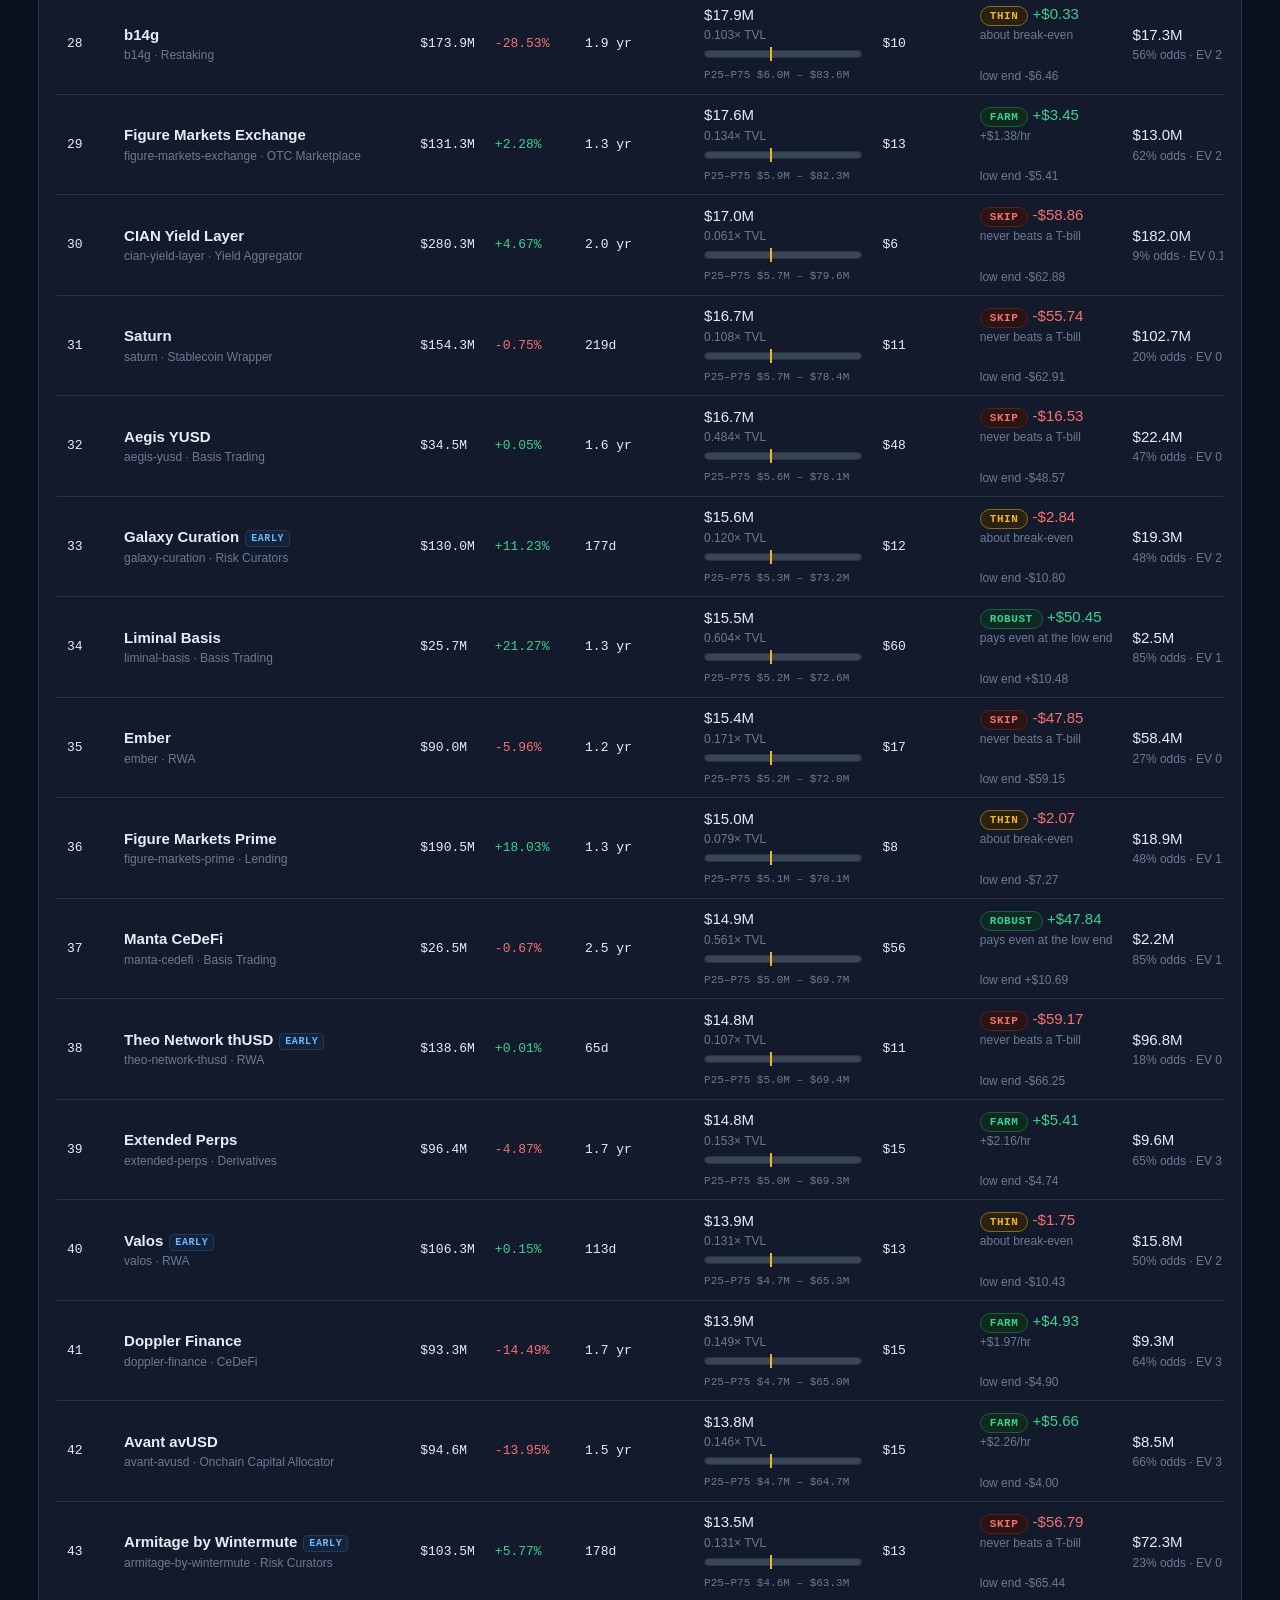
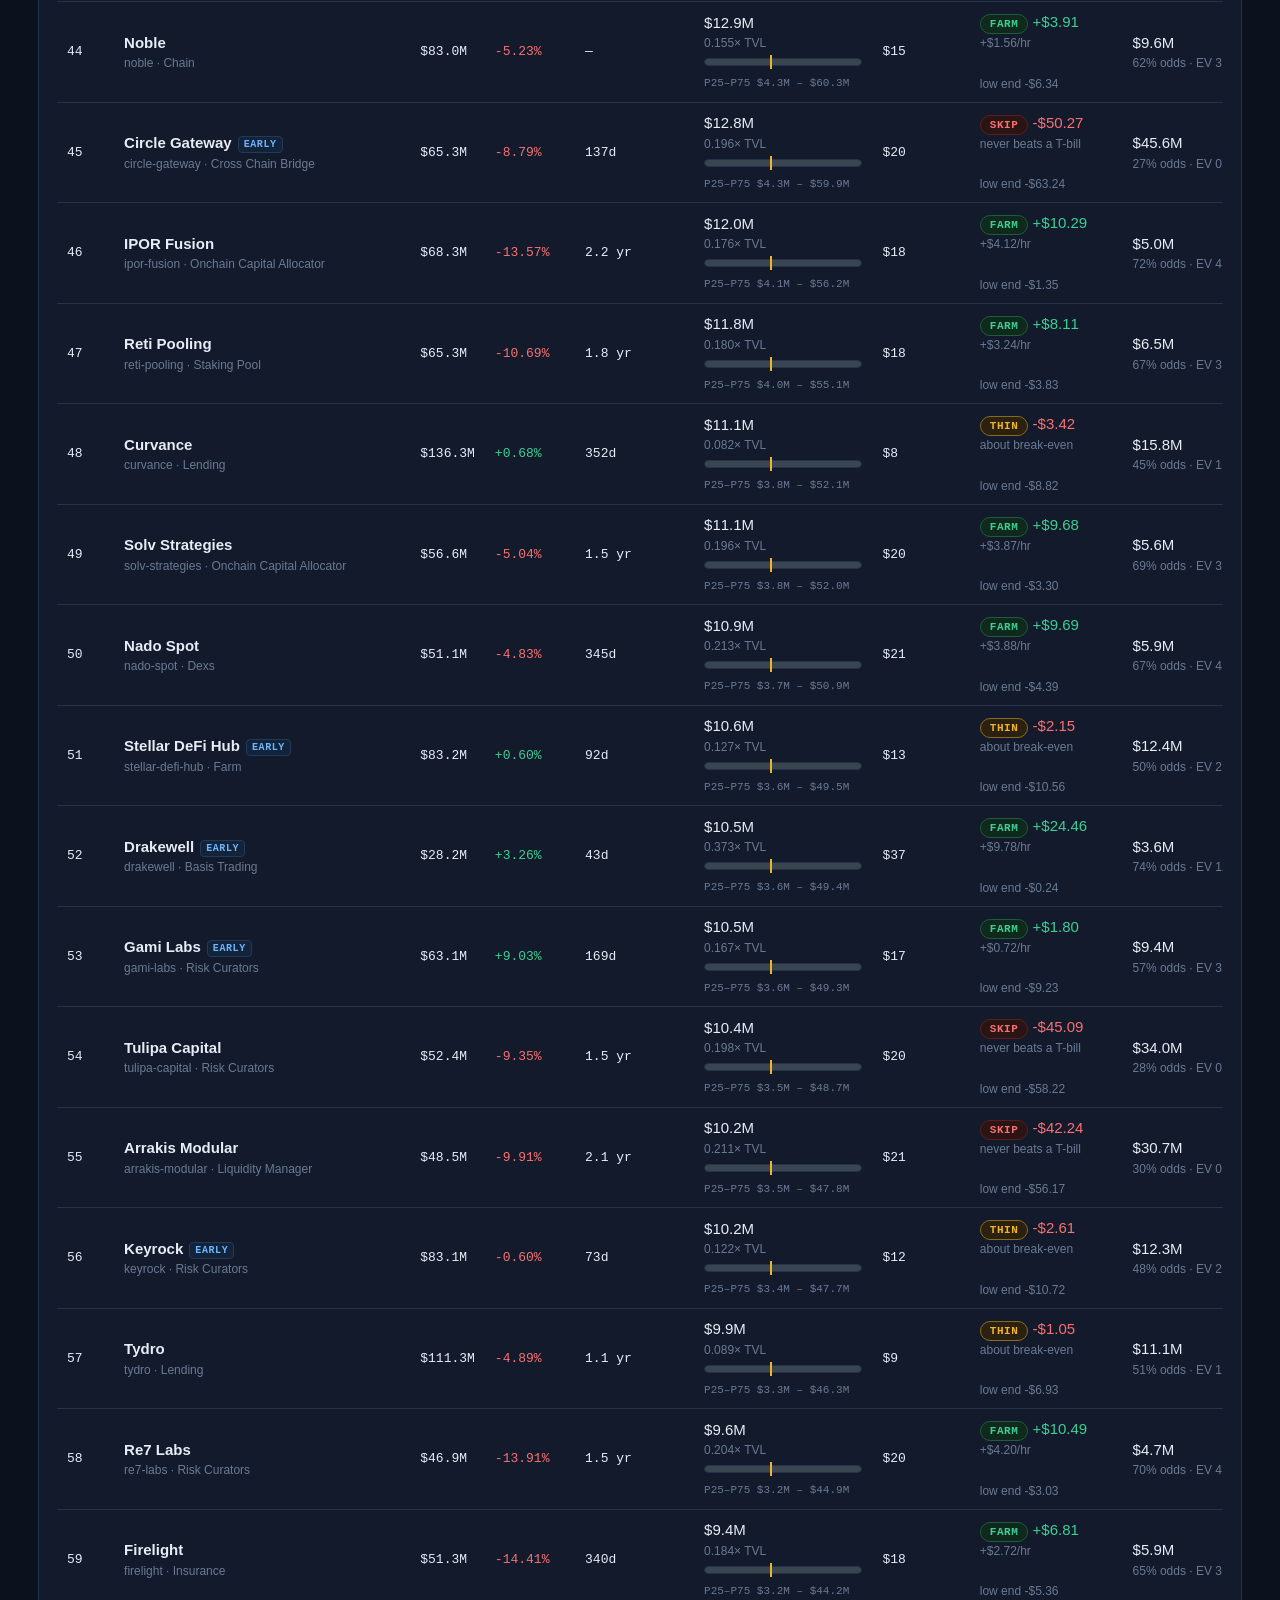
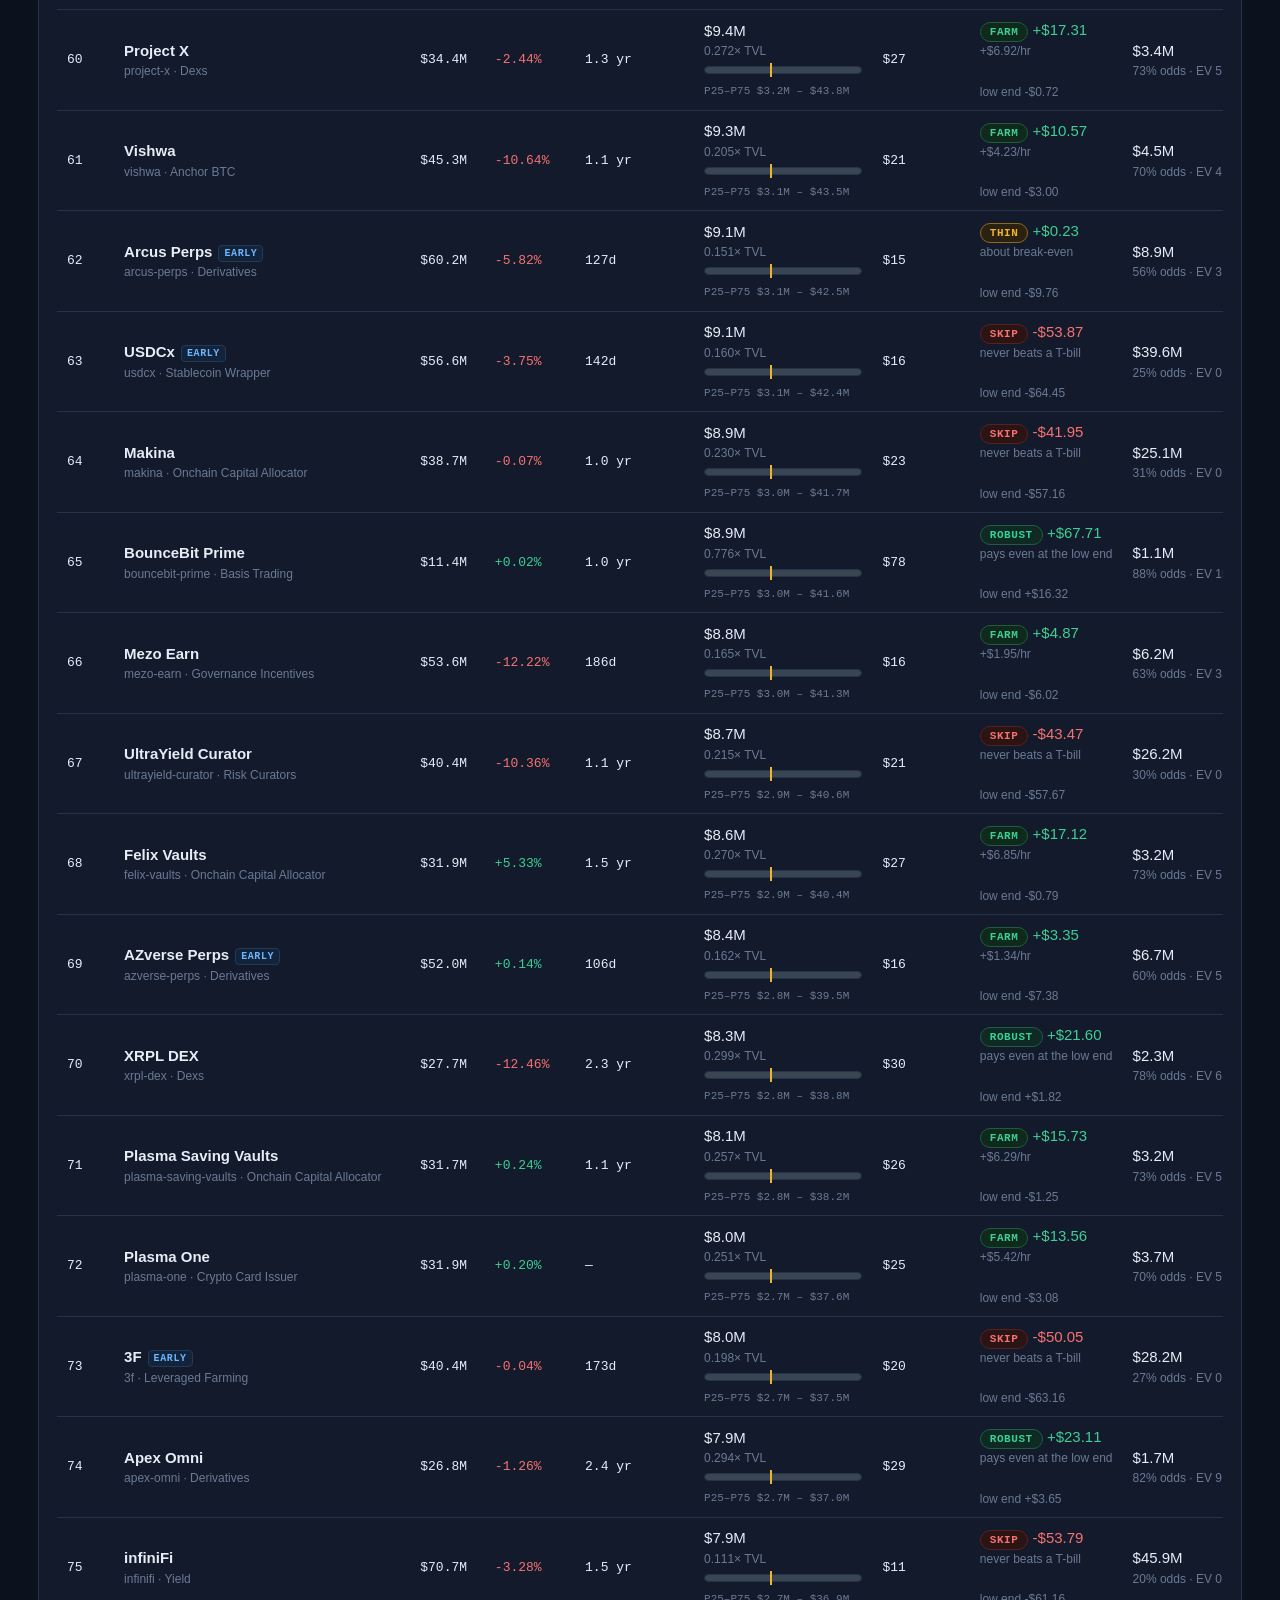
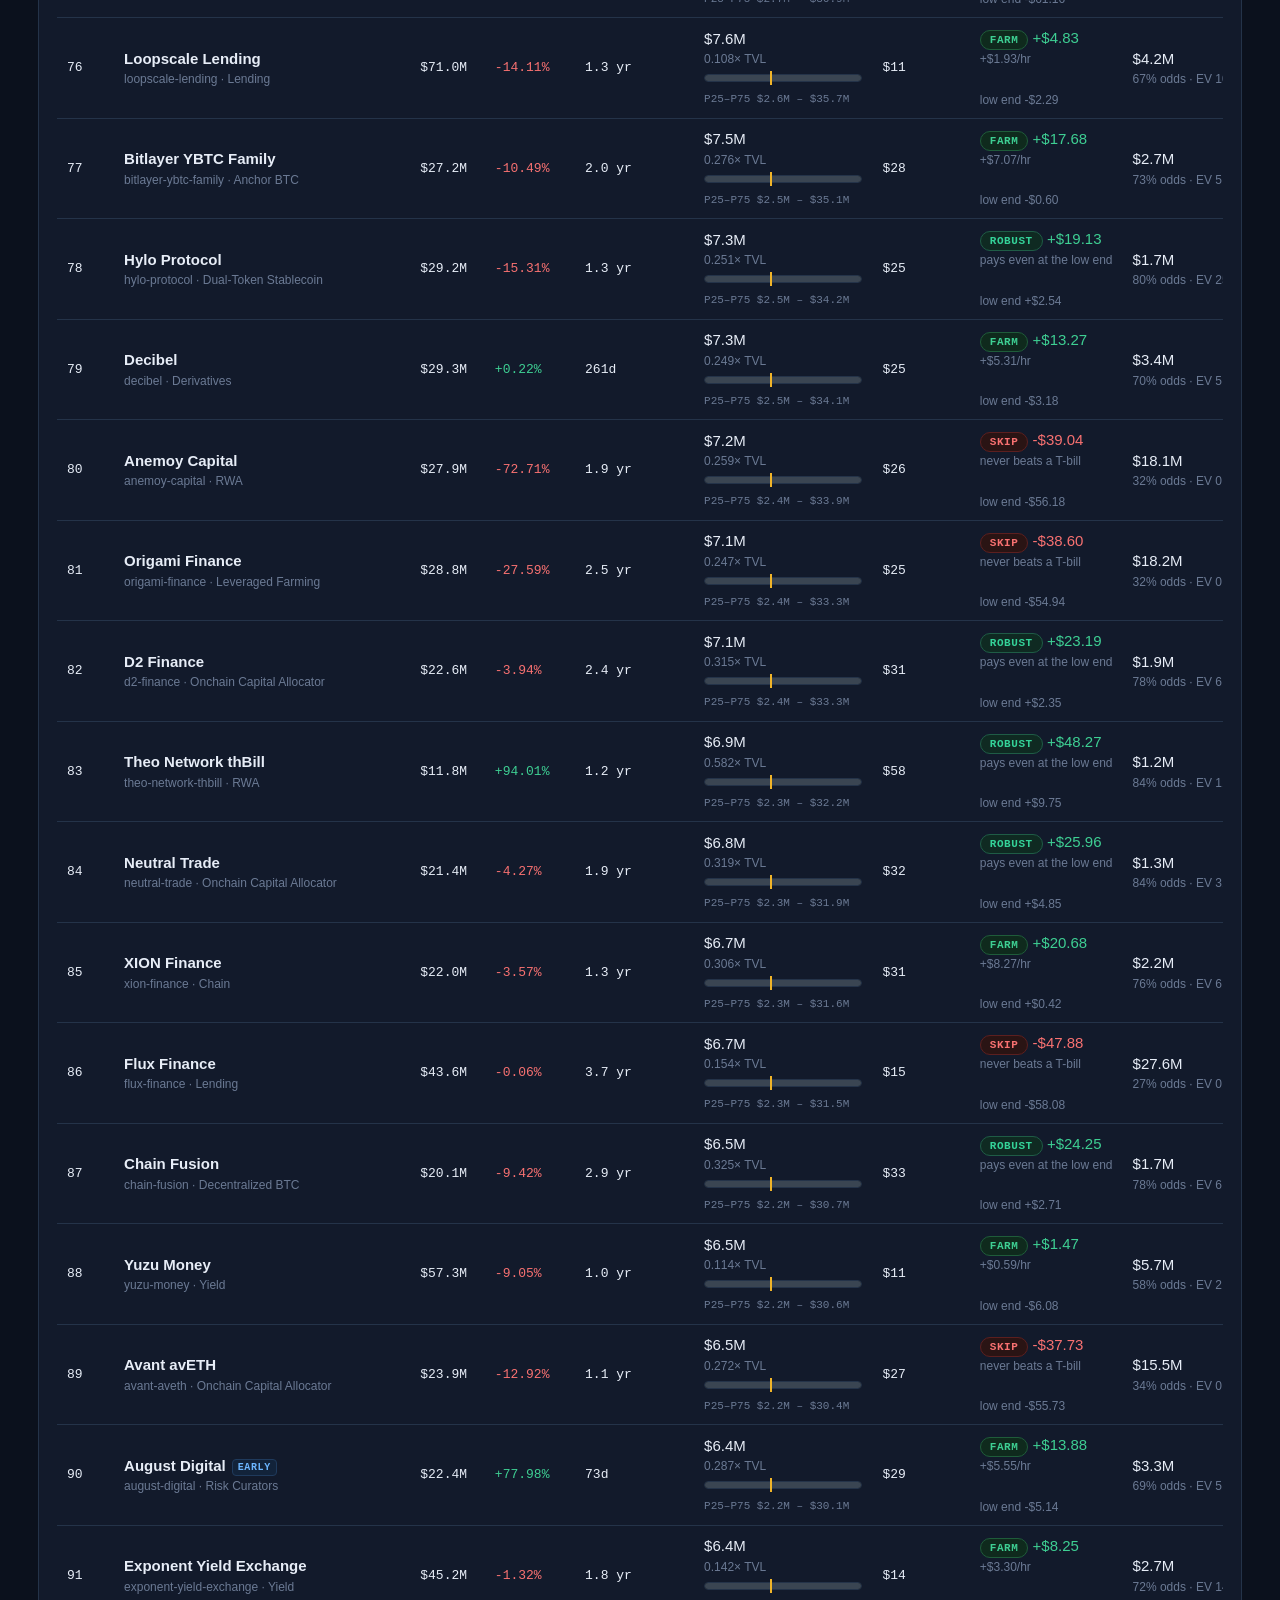
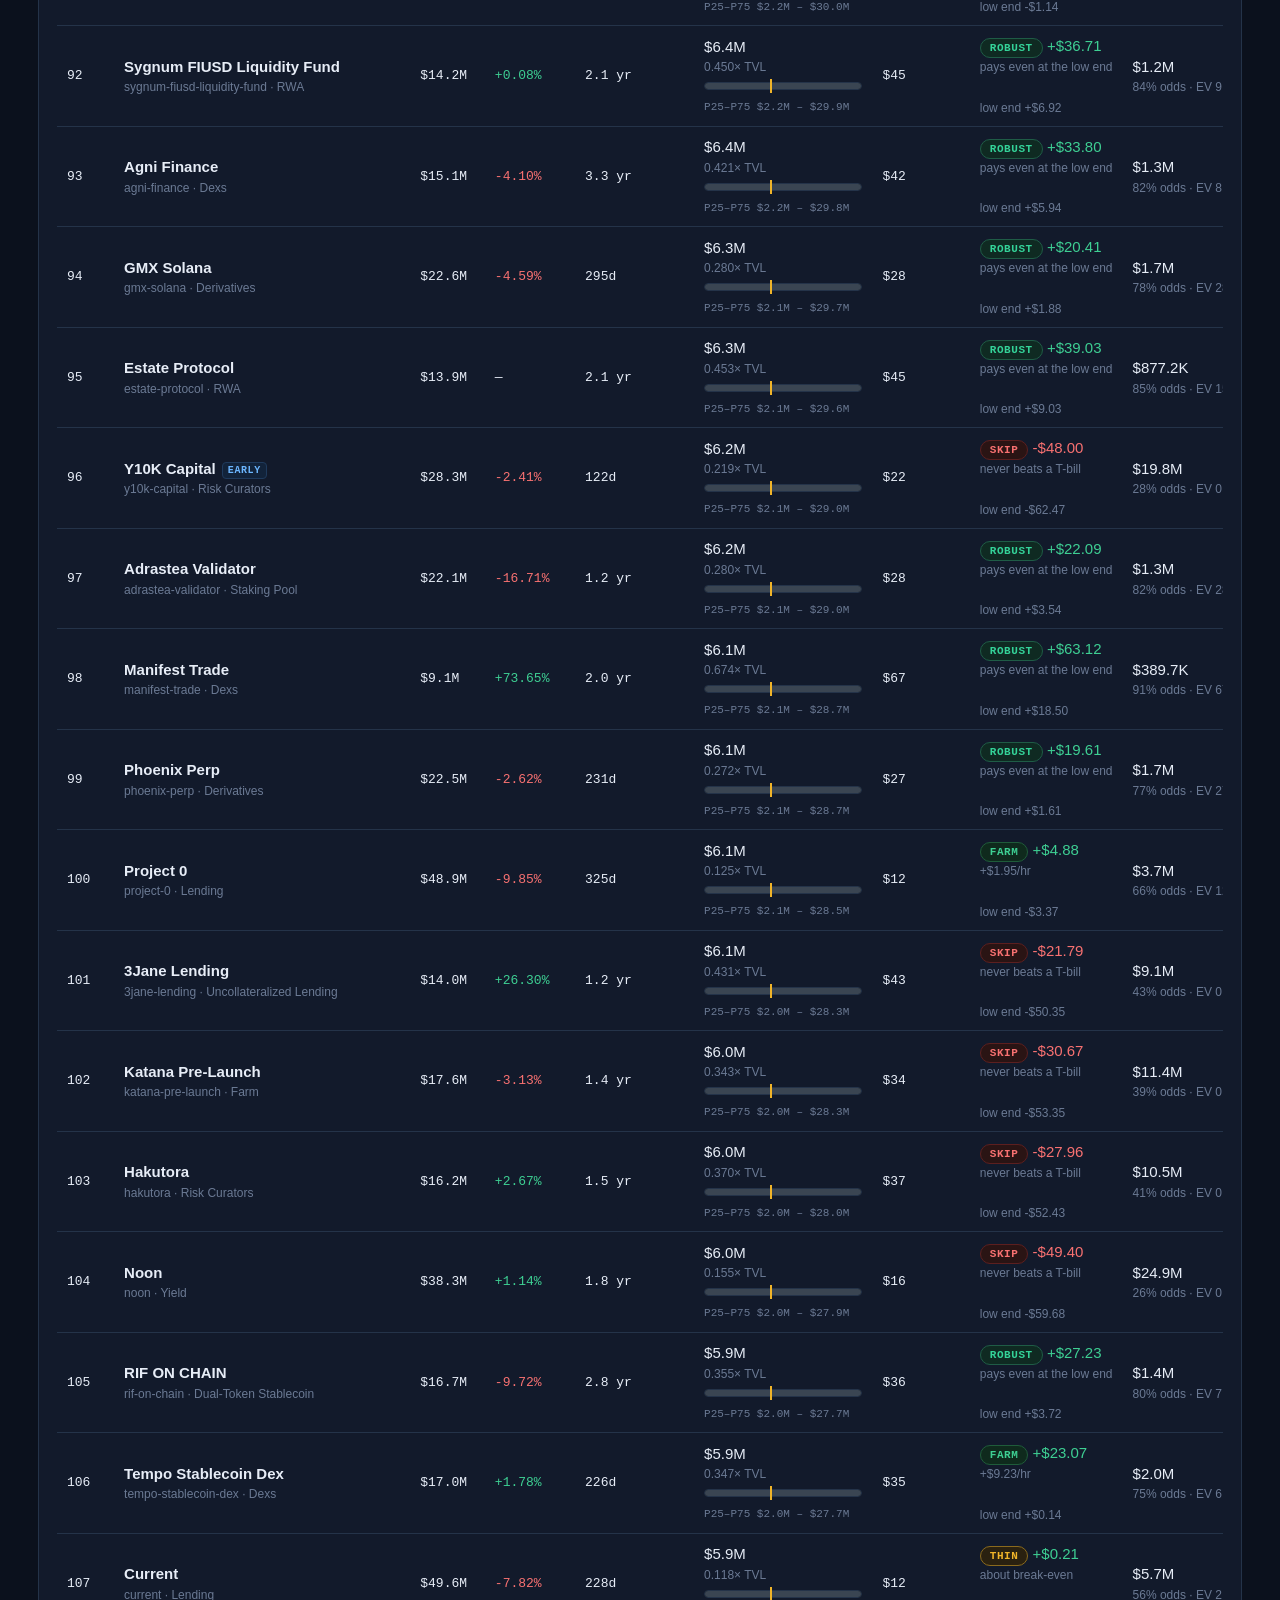
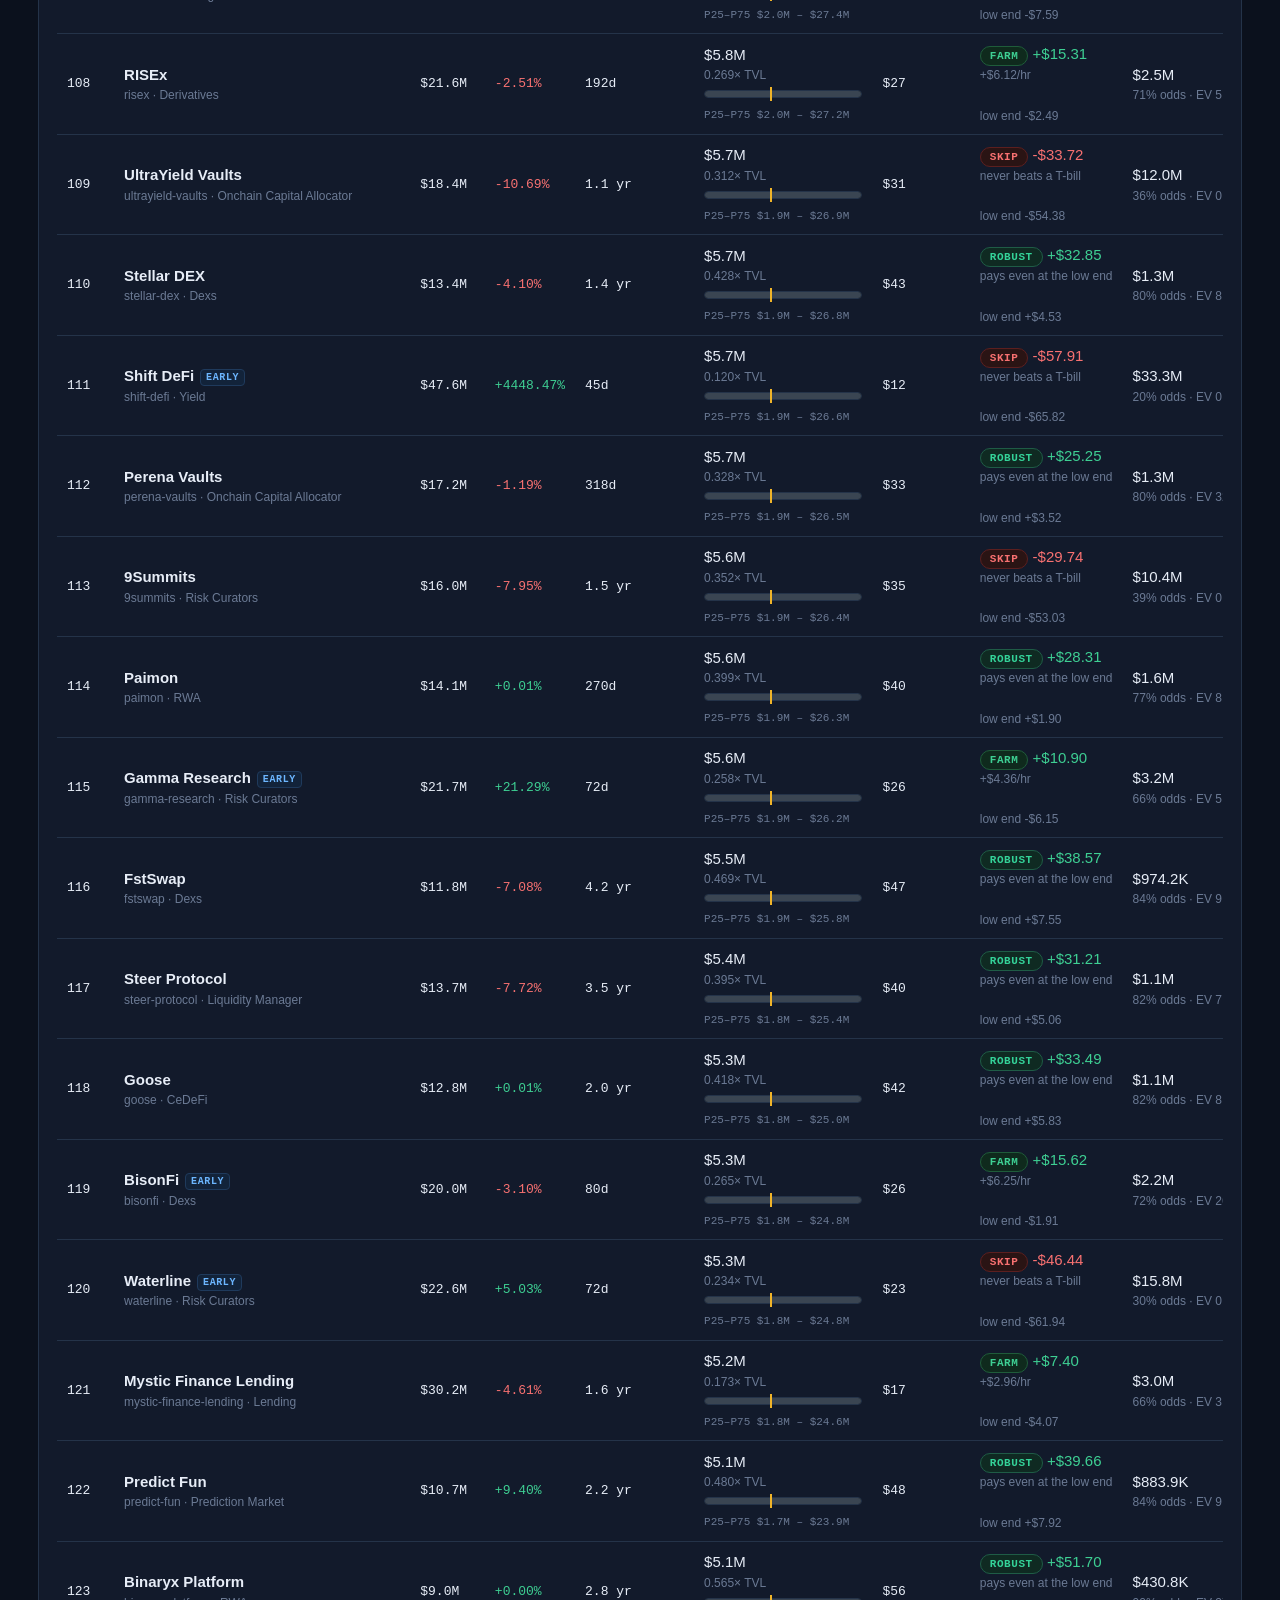
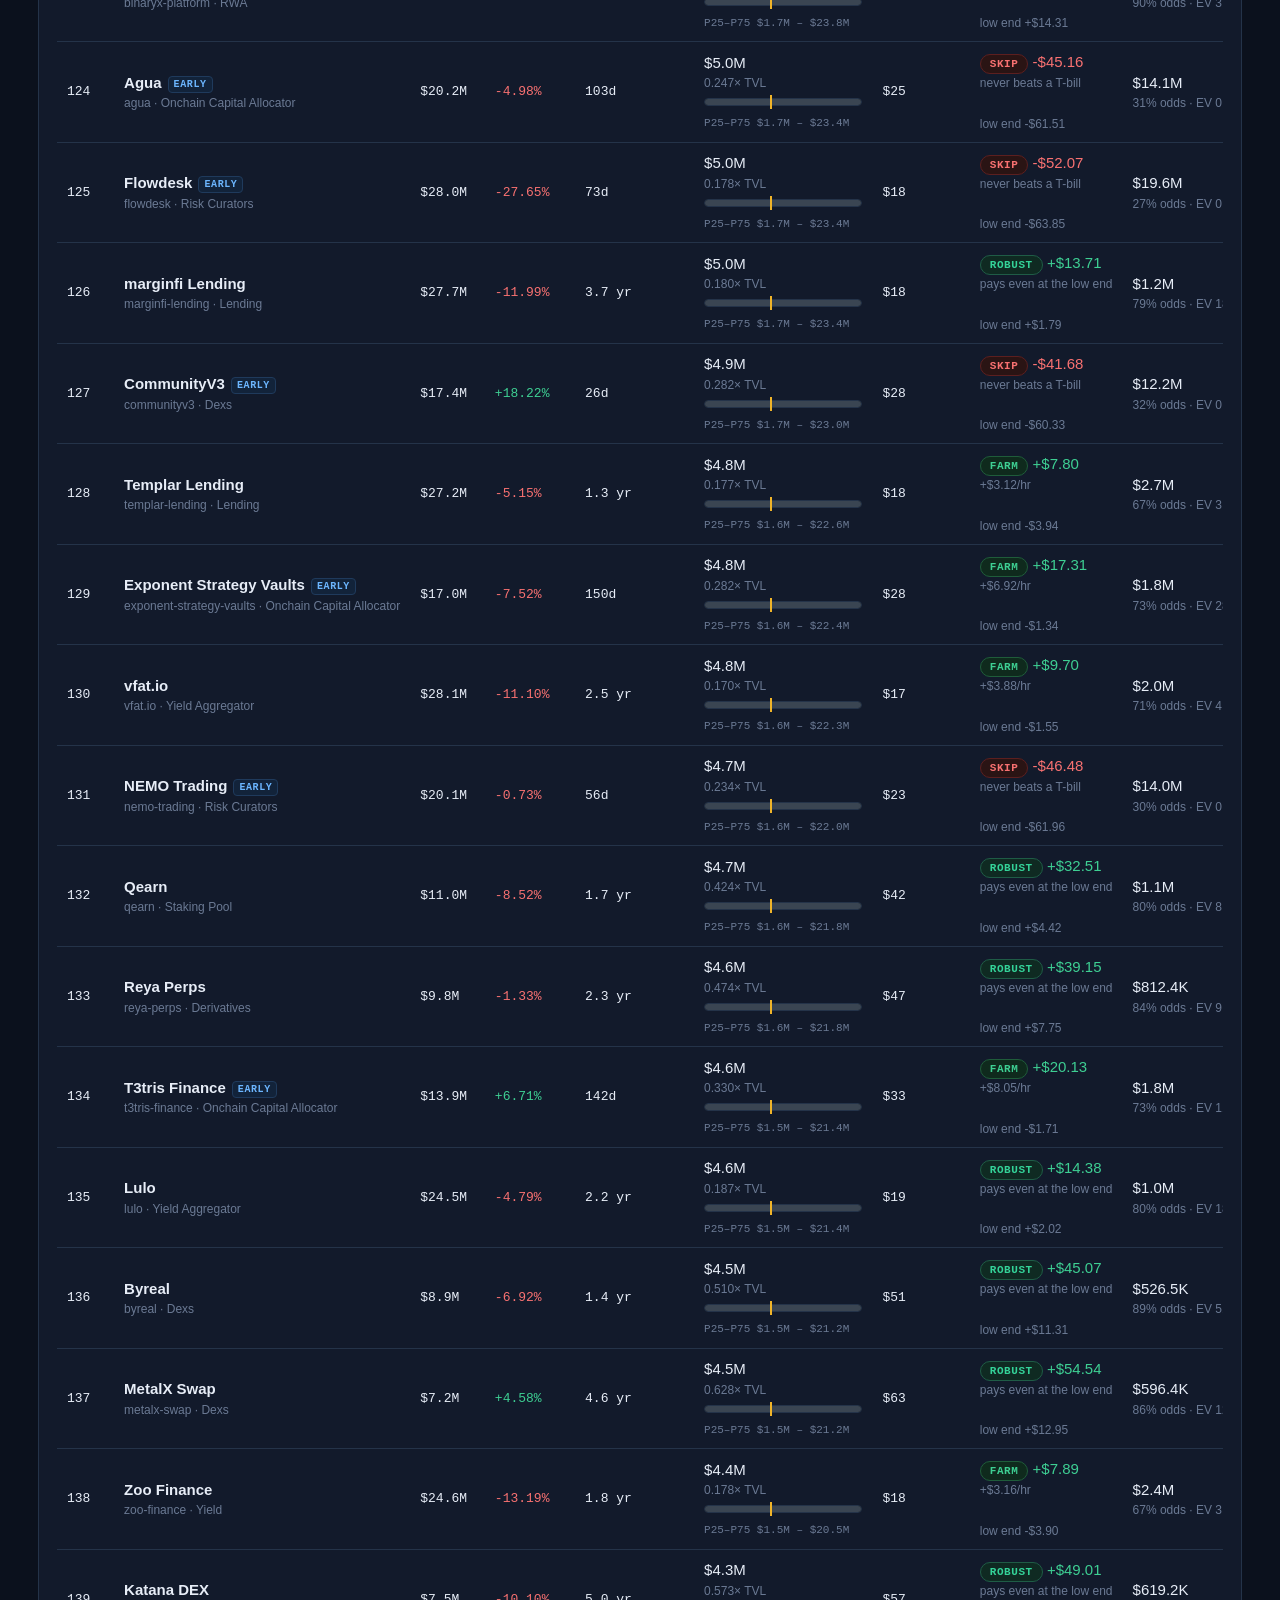
<file: dashboard/detail.html>
<!doctype html>
<html lang="en">
<head>
<meta charset="utf-8">
<meta name="viewport" content="width=device-width, initial-scale=1">
<title>Token Radar — pre-token protocols ranked by implied value</title>
<meta name="description" content="A static, offline board of pre-token protocols ranked by model implied value; traded tokens are shown separately at market value. Every number comes from the bundled snapshot.">
<link rel="stylesheet" href="app.css">
</head>
<body>
<a class="skip" href="#board-wrap">Skip to the board</a>
<div class="wrap">
  <header class="masthead">
    <div>
      <p class="eyebrow">Token Radar · model radar-5-fitted</p>
      <h1><span id="headline-n">—</span> protocols record no token. Here is what each launch would be worth, and what farming it costs.</h1>
      <p class="howto">Implied value is a model estimate built from the snapshot&rsquo;s own figures — TVL, 7-day growth, and how long a protocol has run with no token — fitted on the tokens that already trade. It is not a price and not a promise. A protocol is pre-token when its record shows no CoinGecko id, no ticker and no market cap; traded tokens are kept apart at the market&rsquo;s own market cap, never at a model value.</p>
      <p class="hero-line" id="hero-line">—</p>
    </div>
    <dl class="meta" aria-label="Snapshot details">
      <div><dt>Snapshot</dt><dd id="asof">—</dd></div>
      <div><dt>Model</dt><dd id="mver">—</dd></div>
      <div><dt>Watchlist</dt><dd id="watch-n">—</dd></div>
      <div><dt>Board floor</dt><dd id="floor">—</dd></div>
      <div><dt>Source</dt><dd id="source">—</dd></div>
    </dl>
  </header>

  <main id="main">
    <section class="summary" id="summary" aria-label="Summary">
      <div class="chips" id="chips" role="list" aria-label="Board counts"></div>
      <p class="fine" id="verify-line">—</p>

      <div class="panels">
        <section class="panel pricing" aria-labelledby="pricing-h">
          <h2 id="pricing-h">How a launch is priced</h2>
          <p class="formula"><code id="formula">—</code></p>
          <dl class="coefs" id="coefs"></dl>
          <table class="backtest" id="backtest">
            <caption>Blind backtest — the model is scored on tokens it never saw while fitting</caption>
            <thead><tr><th scope="col">Test</th><th scope="col">Fitted curve</th><th scope="col">Flat multiple</th></tr></thead>
            <tbody id="backtest-body"></tbody>
          </table>
          <p class="fine" id="backtest-note">—</p>
          <table class="backtest" id="ablation">
            <caption>Ablation — each component earns its keep, on the same splits</caption>
            <thead><tr><th scope="col">Variant</th><th scope="col">Blind miss (LOO)</th><th scope="col">Within 3× (LOO)</th><th scope="col">Time split</th><th scope="col">Within 3× (time)</th></tr></thead>
            <tbody id="ablation-body"></tbody>
          </table>
          <p class="fine" id="ablation-note">—</p>
        </section>

        <section class="panel scatter" aria-labelledby="scatter-h">
          <h2 id="scatter-h">Size curve: market cap on TVL</h2>
          <div id="scatter" role="img" aria-label="Scatter chart of traded tokens at market cap and board protocols at implied value, against the fitted size curve"></div>
          <p class="fine" id="scatter-cap">—</p>
          <h2 id="hist-h">Distribution of implied values</h2>
          <div id="hist" role="img" aria-label="Histogram of the board's implied values on a log scale"></div>
          <p class="fine" id="hist-cap">—</p>
        </section>

        <section class="panel bestnet" aria-labelledby="bestnet-h">
          <h2 id="bestnet-h">Best net per $1.0K on the board</h2>
          <ol class="bestnet-list" id="bestnet"></ol>
          <p class="fine">Net = 10% airdrop slice at implied value, minus gas fees, minus the T-bill return forgone while the $1.0K is parked. Ranked on net after all costs, per $1.0K of capital.</p>
          <h2 id="farmnext-h">Farm next — best net per hands-on hour</h2>
          <ol class="bestnet-list" id="farmnext"></ol>
          <p class="fine">The same $1.0K plans, ranked on net per hour of active work (2.5 h per plan).</p>
        </section>
      </div>
    </section>

    <section class="controls" aria-label="Board filters">
      <div class="field grow">
        <label for="q">Search</label>
        <input id="q" type="search" placeholder="Search name, slug, category or chain" autocomplete="off">
      </div>
      <div class="field">
        <label for="cat">Category</label>
        <select id="cat"><option value="">All categories</option></select>
      </div>
      <div class="field">
        <label for="chain">Chain</label>
        <select id="chain"><option value="">All chains</option></select>
      </div>
      <div class="field">
        <label for="verdict">Verdict</label>
        <select id="verdict">
          <option value="">All verdicts</option>
          <option value="ROBUST">ROBUST</option>
          <option value="FARM">FARM</option>
          <option value="THIN">THIN</option>
          <option value="SKIP">SKIP</option>
        </select>
      </div>
      <div class="field">
        <label for="mintvl">Min TVL ($)</label>
        <input id="mintvl" type="number" min="0" step="1000000" placeholder="0">
      </div>
      <div class="field static">
        <span class="tag">Capital $1.0K fixed</span>
        <span class="tag">Airdrop share 10% fixed</span>
      </div>
      <div class="field tabs" role="group" aria-label="Board view">
        <button id="tab-board" type="button" aria-pressed="true">No token yet (<span id="tab-board-n">—</span>)</button>
        <button id="tab-live" type="button" aria-pressed="false">Token trades (<span id="tab-live-n">—</span>)</button>
        <button id="tab-setaside" type="button" aria-pressed="false">Set aside (<span id="tab-setaside-n">—</span>)</button>
        <button id="tab-method" type="button" aria-pressed="false">Method and backtest</button>
      </div>
      <p class="count" id="count" role="status" aria-live="polite"></p>
      <p class="count-actions">
        <button id="hide-summary" type="button" aria-pressed="false">Hide summary</button>
        <button id="reset" type="button">Reset filters</button>
      </p>
    </section>

    <div class="panel" id="board-wrap" tabindex="-1">
      <div class="scroll">
        <table id="board">
          <caption id="caption">Pre-token protocols, strongest implied value first. Select a row for its value breakdown, traded peers and costed farm plan.</caption>
          <thead id="thead"></thead>
          <tbody id="rows"></tbody>
        </table>
      </div>
      <p class="empty" id="empty" hidden>No protocol matches these filters. <button id="clear" type="button">Clear filters</button></p>
    </div>

    <section class="panel setaside" id="setaside-view" hidden aria-labelledby="setaside-h">
      <h2 id="setaside-h">Set aside by the house rule — <span id="setaside-n2">—</span> protocols</h2>
      <p>These protocols are in the snapshot but are <strong>not ranked</strong>, because the house rule sets them aside before any scoring: versioned names (a trailing v2, v3, …); wrapped, staked or staking names; the six excluded categories (Bridge, Canonical Bridge, Liquid Staking, Liquid Restaking, Restaked BTC, CEX); and names that start with an exchange name. The rule is applied to the name and category only — never to a protocol&rsquo;s size — so a large protocol can still be set aside, and a small one can still rank.</p>
      <p class="fine">Count comes from the snapshot: <span id="setaside-count">—</span> protocols set aside, <span id="setaside-board">—</span> ranked on the board, <span id="setaside-live">—</span> traded tokens kept apart at market cap.</p>
    </section>

    <section class="panel method" id="method-view" hidden aria-labelledby="method-h">
      <h2 id="method-h">Method and backtest</h2>
      <h3>How the size curve is fitted</h3>
      <p>Every token that already trades is used to fit the curve — all 128 of them, in every category — and only pre-token protocols are scored with it. On the snapshot&rsquo;s traded tokens we fit a log-log ordinary least squares line: log<sub>10</sub>(market cap) = intercept + slope &times; log<sub>10</sub>(TVL / $100M). The fitted line is the size curve: a protocol&rsquo;s TVL alone, before any family offset, maps to a size value. Fitting on the whole traded set matters: the six excluded categories are excluded from the <em>board</em> only, never from the curve, because the curve is the market&rsquo;s and the category offsets are what make categories comparable. The four fitted numbers are printed in the &ldquo;How a launch is priced&rdquo; panel above and are read from the bundled data, not typed here. Growth and age are not regressors in this fit: they enter as bounded multipliers (next paragraph), because a free log-age coefficient failed the time-split backtest in the previous model.</p>
      <h3>Family, growth and seasoning</h3>
      <p>Three multipliers adjust the size value. <strong>Family</strong> is the protocol&rsquo;s category mean residual from the fitted line, shrunk toward 1 when the category has few traded tokens — a category whose traded tokens sit above the line lifts its pre-token members, and one below the line pulls them down. <strong>Momentum</strong> comes from the 7-day TVL change: 1 plus half the change, clamped to 0.8&times;&ndash;1.25&times;, so a crash can cost at most 20% and a spike can add at most 25% — growth moves the value without ever inverting the board. <strong>Seasoning</strong> comes from age with no token: 1 &minus; 0.4&middot;e<sup>&minus;age/240</sup>, so a fresh protocol is discounted to 0.6&times; and the discount saturates toward 1&times; as it ages instead of discounting it toward zero. Implied value = size value &times; family &times; momentum &times; seasoning. The range the board shows around it is the middle half (P25–P75) of the blind residual range; the wider P10–P90 range stays in the data and in each protocol&rsquo;s detail view.</p>
      <h3>How the blind backtests work</h3>
      <p><strong>Leave-one-out (LOO):</strong> each traded token is held out in turn, the curve is refit without it, and the held-out token is predicted blind. The median blind error and the share of predictions within 3&times; of the true market cap are reported against the same test for a flat baseline — one median market-cap/TVL multiple applied to every token. <strong>Time split:</strong> the curve is fitted only on tokens listed before 2024 and tested on tokens listed later, so the test is genuinely future data. <strong>Bands:</strong> the share of traded tokens whose true market cap falls inside the blind 50% and 80% bands. A fitted curve that only beats the flat baseline on the data it was fitted on proves nothing; the numbers in the table are all out-of-sample. The ablation table scores four variants on the same splits with the same refit-per-fold discipline — one flat multiple, the size curve alone, the curve plus family offsets, and the full model. The honest reading: the curve alone does most of the work (it already beats flat on both splits and has the best median miss); the family offsets add blind-test coverage but cost a little on the time split; the bounded multipliers restore it and add the last points. Within-2&times; shares are reported alongside within-3&times; as the stricter metric.</p>
      <h3>How a farm verdict is computed</h3>
      <p>Every verdict is priced at the same fixed terms: <strong>$1,000 of capital</strong> and a <strong>10% airdrop share</strong> of the implied value, pro-rata to TVL. The slice is 10% of the implied value scaled to $1,000 of capital. <strong>Fees</strong> are five transactions at the chain&rsquo;s typical gas. <strong>T-bill forgone</strong> is the 4% annual return the $1,000 would have earned parked in a T-bill for the hold days. Net = slice &minus; fees &minus; T-bill forgone. <strong>FARM</strong> if net &ge; $1, <strong>THIN</strong> if &minus;$10 &le; net &lt; $1, <strong>SKIP</strong> if net &lt; &minus;$10. <strong>ROBUST</strong> is a display tier on top of FARM: a FARM row whose net at the P25 low end is still &ge; $1, with its low-end net printed under the point net. The verdict is therefore a statement about the economics at $1,000, not about whether the protocol is good: a large implied value can still be SKIP if the slice it buys at $1,000 does not cover the gas and the forgone T-bill return. <strong>Break-even</strong> is the launch value at which the farm exactly breaks even: (fees + T-bill) &times; TVL / (0.10 &times; $1,000). <strong>Break-even odds</strong> are the share of the model&rsquo;s own leave-one-out residuals under which the true value reaches break-even — a probability about the value, never about whether a token launches at all. <strong>EV per $ of gas</strong> is slice / fees. The farm column names the action per row (Vault, Lend, Trade, Mint, Stake, Bridge, Insure, Subscribe or Deposit, from the category), the chain, the fee and the 45-minute setup (fund the wallet, make the deposit). The farm plan lists the seven concrete steps, each with its own cost and time, and the scenario table shows the net if the token drops 5%, 10% or 20% at $1.0K, $10.0K and $100K of capital.</p>
      <h3>What is not done</h3>
      <p>No protocol name is special-cased anywhere: one function scores every row from TVL, 7-day change, age, category and chains. Traded tokens are never given a model value and pre-token protocols are never given a market cap. Nothing on this page is fetched at view time — the snapshot, the fitted model and the board are bundled with the page, and the page works with no network. Two variants were tested on the same blind splits and not shipped, and the numbers are stated here rather than hidden. <strong>No sibling factor:</strong> the snapshot carries no parent-protocol record, and no two traded tokens share a name stem or slug prefix, so no sibling discount is fittable and the factor stays 1.0. <strong>No joint ridge:</strong> a ridge on log(market cap / TVL) with category, size, chain, growth and age effects beats this curve on both blind tests (LOO &times;3.22 / 50.0% within 3&times;, time split &times;2.89 / 52.9%), but on the board it reorders heavily, inflates small-TVL rows and pushes the top value above every top entry&rsquo;s range — so the least-squares curve stays the pricing model.</p>
      <p class="fine">Fitted numbers on this page: <span id="method-nums">—</span></p>
    </section>
    <noscript><p class="empty">This dashboard needs JavaScript to render the board from the bundled snapshot.</p></noscript>
  </main>

  <dialog id="detail" aria-labelledby="detail-title">
    <form method="dialog" class="dlg-close"><button type="submit" aria-label="Close details">Close ✕</button></form>
    <div id="detail-body"></div>
  </dialog>
</div>
<script>history.replaceState(null,"","?detail=steakhouse-financial");</script>
<script src="../data.js"></script>
<script src="app.js"></script>
</body>
</html>
</file>
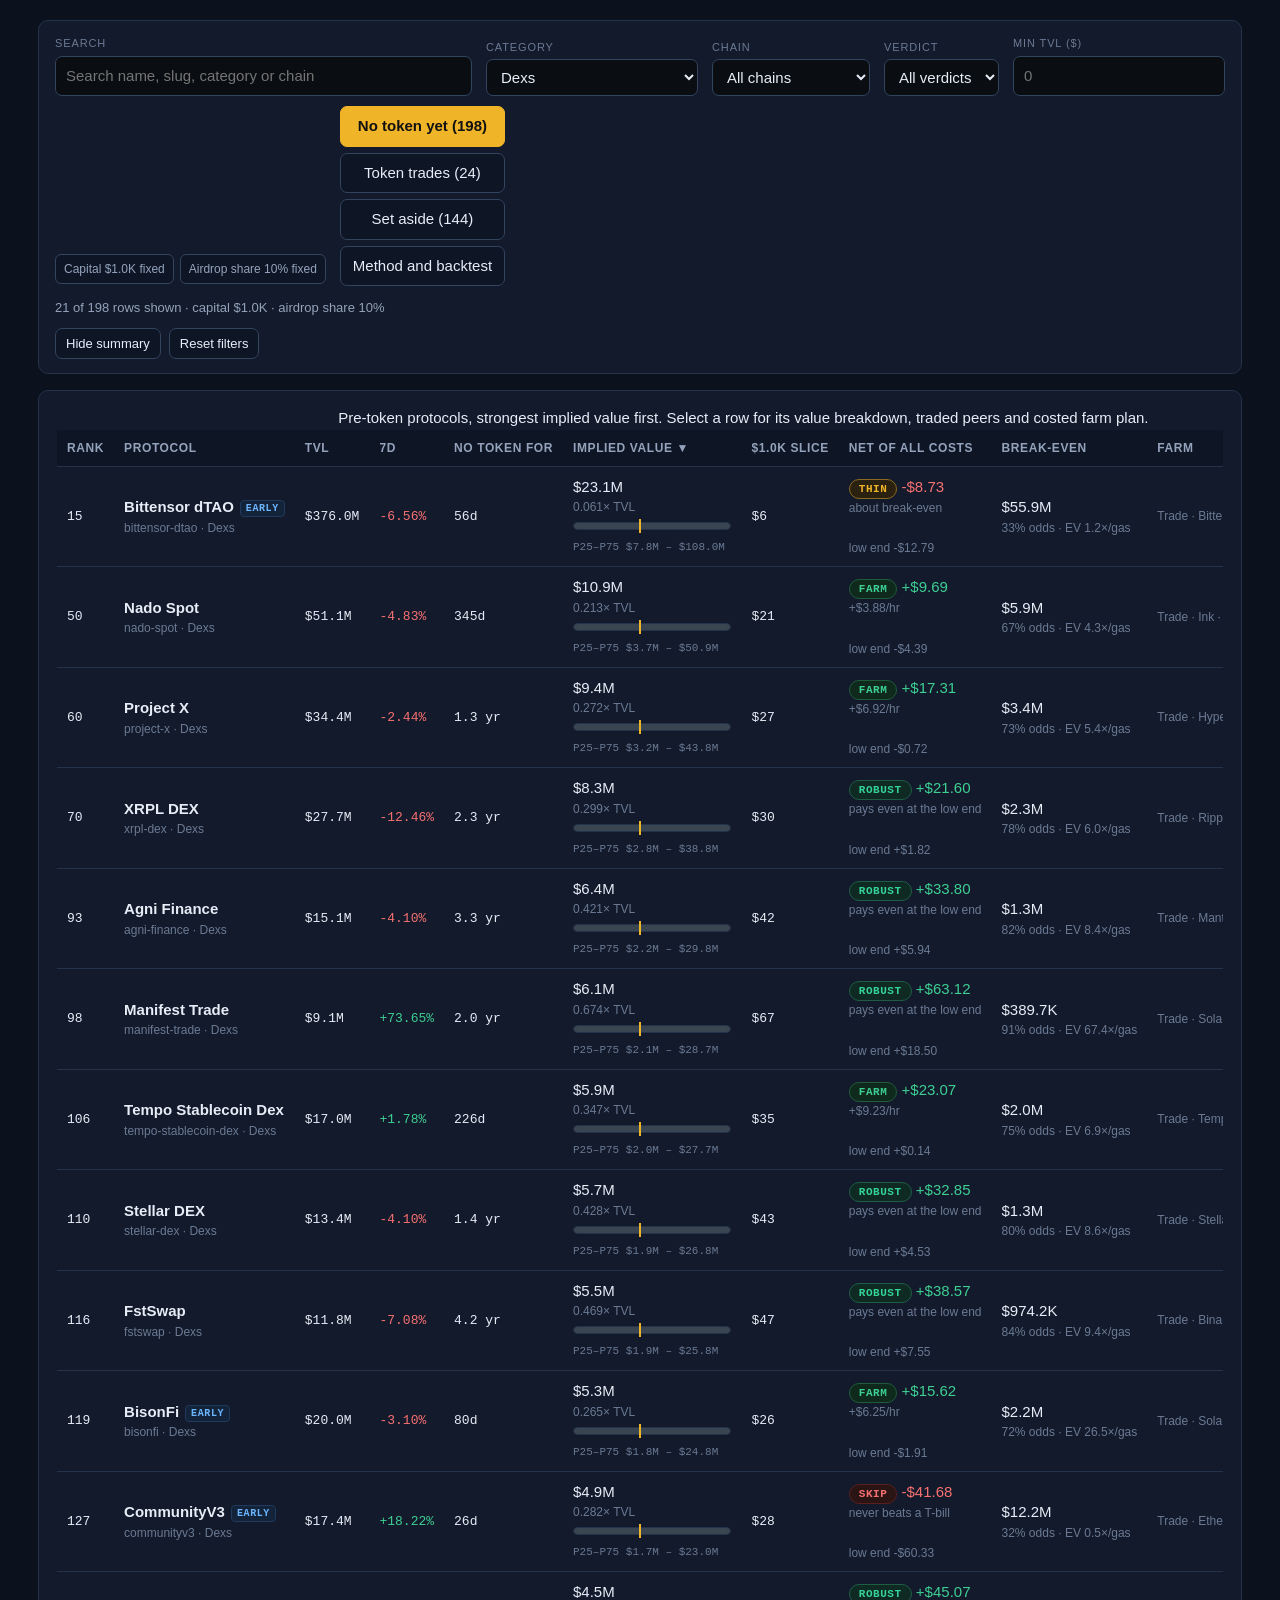
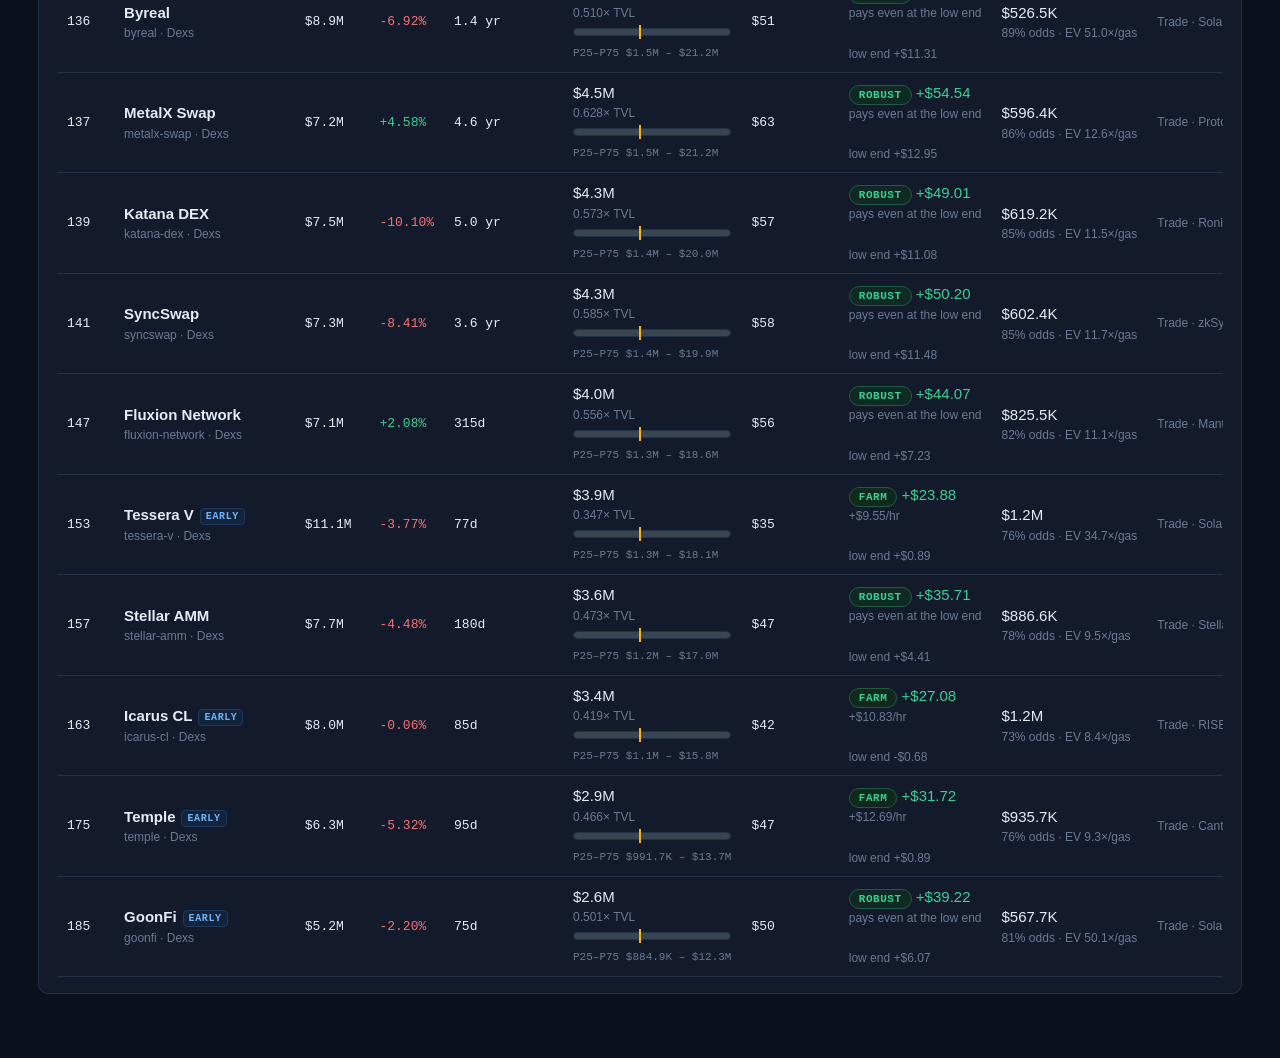
<file: dashboard/filtered-table.html>
<!doctype html>
<html lang="en">
<head>
<meta charset="utf-8">
<meta name="viewport" content="width=device-width, initial-scale=1">
<title>Token Radar — pre-token protocols ranked by implied value</title>
<meta name="description" content="A static, offline board of pre-token protocols ranked by model implied value; traded tokens are shown separately at market value. Every number comes from the bundled snapshot.">
<link rel="stylesheet" href="app.css">
<style>header.masthead{display:none!important}section#summary{display:none!important}main#main{padding-top:0!important}</style>
</head>
<body>
<a class="skip" href="#board-wrap">Skip to the board</a>
<div class="wrap">
  <header class="masthead">
    <div>
      <p class="eyebrow">Token Radar · model radar-5-fitted</p>
      <h1><span id="headline-n">—</span> protocols record no token. Here is what each launch would be worth, and what farming it costs.</h1>
      <p class="howto">Implied value is a model estimate built from the snapshot&rsquo;s own figures — TVL, 7-day growth, and how long a protocol has run with no token — fitted on the tokens that already trade. It is not a price and not a promise. A protocol is pre-token when its record shows no CoinGecko id, no ticker and no market cap; traded tokens are kept apart at the market&rsquo;s own market cap, never at a model value.</p>
      <p class="hero-line" id="hero-line">—</p>
    </div>
    <dl class="meta" aria-label="Snapshot details">
      <div><dt>Snapshot</dt><dd id="asof">—</dd></div>
      <div><dt>Model</dt><dd id="mver">—</dd></div>
      <div><dt>Watchlist</dt><dd id="watch-n">—</dd></div>
      <div><dt>Board floor</dt><dd id="floor">—</dd></div>
      <div><dt>Source</dt><dd id="source">—</dd></div>
    </dl>
  </header>

  <main id="main">
    <section class="summary" id="summary" aria-label="Summary">
      <div class="chips" id="chips" role="list" aria-label="Board counts"></div>
      <p class="fine" id="verify-line">—</p>

      <div class="panels">
        <section class="panel pricing" aria-labelledby="pricing-h">
          <h2 id="pricing-h">How a launch is priced</h2>
          <p class="formula"><code id="formula">—</code></p>
          <dl class="coefs" id="coefs"></dl>
          <table class="backtest" id="backtest">
            <caption>Blind backtest — the model is scored on tokens it never saw while fitting</caption>
            <thead><tr><th scope="col">Test</th><th scope="col">Fitted curve</th><th scope="col">Flat multiple</th></tr></thead>
            <tbody id="backtest-body"></tbody>
          </table>
          <p class="fine" id="backtest-note">—</p>
          <table class="backtest" id="ablation">
            <caption>Ablation — each component earns its keep, on the same splits</caption>
            <thead><tr><th scope="col">Variant</th><th scope="col">Blind miss (LOO)</th><th scope="col">Within 3× (LOO)</th><th scope="col">Time split</th><th scope="col">Within 3× (time)</th></tr></thead>
            <tbody id="ablation-body"></tbody>
          </table>
          <p class="fine" id="ablation-note">—</p>
        </section>

        <section class="panel scatter" aria-labelledby="scatter-h">
          <h2 id="scatter-h">Size curve: market cap on TVL</h2>
          <div id="scatter" role="img" aria-label="Scatter chart of traded tokens at market cap and board protocols at implied value, against the fitted size curve"></div>
          <p class="fine" id="scatter-cap">—</p>
          <h2 id="hist-h">Distribution of implied values</h2>
          <div id="hist" role="img" aria-label="Histogram of the board's implied values on a log scale"></div>
          <p class="fine" id="hist-cap">—</p>
        </section>

        <section class="panel bestnet" aria-labelledby="bestnet-h">
          <h2 id="bestnet-h">Best net per $1.0K on the board</h2>
          <ol class="bestnet-list" id="bestnet"></ol>
          <p class="fine">Net = 10% airdrop slice at implied value, minus gas fees, minus the T-bill return forgone while the $1.0K is parked. Ranked on net after all costs, per $1.0K of capital.</p>
          <h2 id="farmnext-h">Farm next — best net per hands-on hour</h2>
          <ol class="bestnet-list" id="farmnext"></ol>
          <p class="fine">The same $1.0K plans, ranked on net per hour of active work (2.5 h per plan).</p>
        </section>
      </div>
    </section>

    <section class="controls" aria-label="Board filters">
      <div class="field grow">
        <label for="q">Search</label>
        <input id="q" type="search" placeholder="Search name, slug, category or chain" autocomplete="off">
      </div>
      <div class="field">
        <label for="cat">Category</label>
        <select id="cat"><option value="">All categories</option></select>
      </div>
      <div class="field">
        <label for="chain">Chain</label>
        <select id="chain"><option value="">All chains</option></select>
      </div>
      <div class="field">
        <label for="verdict">Verdict</label>
        <select id="verdict">
          <option value="">All verdicts</option>
          <option value="ROBUST">ROBUST</option>
          <option value="FARM">FARM</option>
          <option value="THIN">THIN</option>
          <option value="SKIP">SKIP</option>
        </select>
      </div>
      <div class="field">
        <label for="mintvl">Min TVL ($)</label>
        <input id="mintvl" type="number" min="0" step="1000000" placeholder="0">
      </div>
      <div class="field static">
        <span class="tag">Capital $1.0K fixed</span>
        <span class="tag">Airdrop share 10% fixed</span>
      </div>
      <div class="field tabs" role="group" aria-label="Board view">
        <button id="tab-board" type="button" aria-pressed="true">No token yet (<span id="tab-board-n">—</span>)</button>
        <button id="tab-live" type="button" aria-pressed="false">Token trades (<span id="tab-live-n">—</span>)</button>
        <button id="tab-setaside" type="button" aria-pressed="false">Set aside (<span id="tab-setaside-n">—</span>)</button>
        <button id="tab-method" type="button" aria-pressed="false">Method and backtest</button>
      </div>
      <p class="count" id="count" role="status" aria-live="polite"></p>
      <p class="count-actions">
        <button id="hide-summary" type="button" aria-pressed="false">Hide summary</button>
        <button id="reset" type="button">Reset filters</button>
      </p>
    </section>

    <div class="panel" id="board-wrap" tabindex="-1">
      <div class="scroll">
        <table id="board">
          <caption id="caption">Pre-token protocols, strongest implied value first. Select a row for its value breakdown, traded peers and costed farm plan.</caption>
          <thead id="thead"></thead>
          <tbody id="rows"></tbody>
        </table>
      </div>
      <p class="empty" id="empty" hidden>No protocol matches these filters. <button id="clear" type="button">Clear filters</button></p>
    </div>

    <section class="panel setaside" id="setaside-view" hidden aria-labelledby="setaside-h">
      <h2 id="setaside-h">Set aside by the house rule — <span id="setaside-n2">—</span> protocols</h2>
      <p>These protocols are in the snapshot but are <strong>not ranked</strong>, because the house rule sets them aside before any scoring: versioned names (a trailing v2, v3, …); wrapped, staked or staking names; the six excluded categories (Bridge, Canonical Bridge, Liquid Staking, Liquid Restaking, Restaked BTC, CEX); and names that start with an exchange name. The rule is applied to the name and category only — never to a protocol&rsquo;s size — so a large protocol can still be set aside, and a small one can still rank.</p>
      <p class="fine">Count comes from the snapshot: <span id="setaside-count">—</span> protocols set aside, <span id="setaside-board">—</span> ranked on the board, <span id="setaside-live">—</span> traded tokens kept apart at market cap.</p>
    </section>

    <section class="panel method" id="method-view" hidden aria-labelledby="method-h">
      <h2 id="method-h">Method and backtest</h2>
      <h3>How the size curve is fitted</h3>
      <p>Every token that already trades is used to fit the curve — all 128 of them, in every category — and only pre-token protocols are scored with it. On the snapshot&rsquo;s traded tokens we fit a log-log ordinary least squares line: log<sub>10</sub>(market cap) = intercept + slope &times; log<sub>10</sub>(TVL / $100M). The fitted line is the size curve: a protocol&rsquo;s TVL alone, before any family offset, maps to a size value. Fitting on the whole traded set matters: the six excluded categories are excluded from the <em>board</em> only, never from the curve, because the curve is the market&rsquo;s and the category offsets are what make categories comparable. The four fitted numbers are printed in the &ldquo;How a launch is priced&rdquo; panel above and are read from the bundled data, not typed here. Growth and age are not regressors in this fit: they enter as bounded multipliers (next paragraph), because a free log-age coefficient failed the time-split backtest in the previous model.</p>
      <h3>Family, growth and seasoning</h3>
      <p>Three multipliers adjust the size value. <strong>Family</strong> is the protocol&rsquo;s category mean residual from the fitted line, shrunk toward 1 when the category has few traded tokens — a category whose traded tokens sit above the line lifts its pre-token members, and one below the line pulls them down. <strong>Momentum</strong> comes from the 7-day TVL change: 1 plus half the change, clamped to 0.8&times;&ndash;1.25&times;, so a crash can cost at most 20% and a spike can add at most 25% — growth moves the value without ever inverting the board. <strong>Seasoning</strong> comes from age with no token: 1 &minus; 0.4&middot;e<sup>&minus;age/240</sup>, so a fresh protocol is discounted to 0.6&times; and the discount saturates toward 1&times; as it ages instead of discounting it toward zero. Implied value = size value &times; family &times; momentum &times; seasoning. The range the board shows around it is the middle half (P25–P75) of the blind residual range; the wider P10–P90 range stays in the data and in each protocol&rsquo;s detail view.</p>
      <h3>How the blind backtests work</h3>
      <p><strong>Leave-one-out (LOO):</strong> each traded token is held out in turn, the curve is refit without it, and the held-out token is predicted blind. The median blind error and the share of predictions within 3&times; of the true market cap are reported against the same test for a flat baseline — one median market-cap/TVL multiple applied to every token. <strong>Time split:</strong> the curve is fitted only on tokens listed before 2024 and tested on tokens listed later, so the test is genuinely future data. <strong>Bands:</strong> the share of traded tokens whose true market cap falls inside the blind 50% and 80% bands. A fitted curve that only beats the flat baseline on the data it was fitted on proves nothing; the numbers in the table are all out-of-sample. The ablation table scores four variants on the same splits with the same refit-per-fold discipline — one flat multiple, the size curve alone, the curve plus family offsets, and the full model. The honest reading: the curve alone does most of the work (it already beats flat on both splits and has the best median miss); the family offsets add blind-test coverage but cost a little on the time split; the bounded multipliers restore it and add the last points. Within-2&times; shares are reported alongside within-3&times; as the stricter metric.</p>
      <h3>How a farm verdict is computed</h3>
      <p>Every verdict is priced at the same fixed terms: <strong>$1,000 of capital</strong> and a <strong>10% airdrop share</strong> of the implied value, pro-rata to TVL. The slice is 10% of the implied value scaled to $1,000 of capital. <strong>Fees</strong> are five transactions at the chain&rsquo;s typical gas. <strong>T-bill forgone</strong> is the 4% annual return the $1,000 would have earned parked in a T-bill for the hold days. Net = slice &minus; fees &minus; T-bill forgone. <strong>FARM</strong> if net &ge; $1, <strong>THIN</strong> if &minus;$10 &le; net &lt; $1, <strong>SKIP</strong> if net &lt; &minus;$10. <strong>ROBUST</strong> is a display tier on top of FARM: a FARM row whose net at the P25 low end is still &ge; $1, with its low-end net printed under the point net. The verdict is therefore a statement about the economics at $1,000, not about whether the protocol is good: a large implied value can still be SKIP if the slice it buys at $1,000 does not cover the gas and the forgone T-bill return. <strong>Break-even</strong> is the launch value at which the farm exactly breaks even: (fees + T-bill) &times; TVL / (0.10 &times; $1,000). <strong>Break-even odds</strong> are the share of the model&rsquo;s own leave-one-out residuals under which the true value reaches break-even — a probability about the value, never about whether a token launches at all. <strong>EV per $ of gas</strong> is slice / fees. The farm column names the action per row (Vault, Lend, Trade, Mint, Stake, Bridge, Insure, Subscribe or Deposit, from the category), the chain, the fee and the 45-minute setup (fund the wallet, make the deposit). The farm plan lists the seven concrete steps, each with its own cost and time, and the scenario table shows the net if the token drops 5%, 10% or 20% at $1.0K, $10.0K and $100K of capital.</p>
      <h3>What is not done</h3>
      <p>No protocol name is special-cased anywhere: one function scores every row from TVL, 7-day change, age, category and chains. Traded tokens are never given a model value and pre-token protocols are never given a market cap. Nothing on this page is fetched at view time — the snapshot, the fitted model and the board are bundled with the page, and the page works with no network. Two variants were tested on the same blind splits and not shipped, and the numbers are stated here rather than hidden. <strong>No sibling factor:</strong> the snapshot carries no parent-protocol record, and no two traded tokens share a name stem or slug prefix, so no sibling discount is fittable and the factor stays 1.0. <strong>No joint ridge:</strong> a ridge on log(market cap / TVL) with category, size, chain, growth and age effects beats this curve on both blind tests (LOO &times;3.22 / 50.0% within 3&times;, time split &times;2.89 / 52.9%), but on the board it reorders heavily, inflates small-TVL rows and pushes the top value above every top entry&rsquo;s range — so the least-squares curve stays the pricing model.</p>
      <p class="fine">Fitted numbers on this page: <span id="method-nums">—</span></p>
    </section>
    <noscript><p class="empty">This dashboard needs JavaScript to render the board from the bundled snapshot.</p></noscript>
  </main>

  <dialog id="detail" aria-labelledby="detail-title">
    <form method="dialog" class="dlg-close"><button type="submit" aria-label="Close details">Close ✕</button></form>
    <div id="detail-body"></div>
  </dialog>
</div>
<script>history.replaceState(null,"","?category=Dexs");</script>
<script src="../data.js"></script>
<script src="app.js"></script>
</body>
</html>
</file>
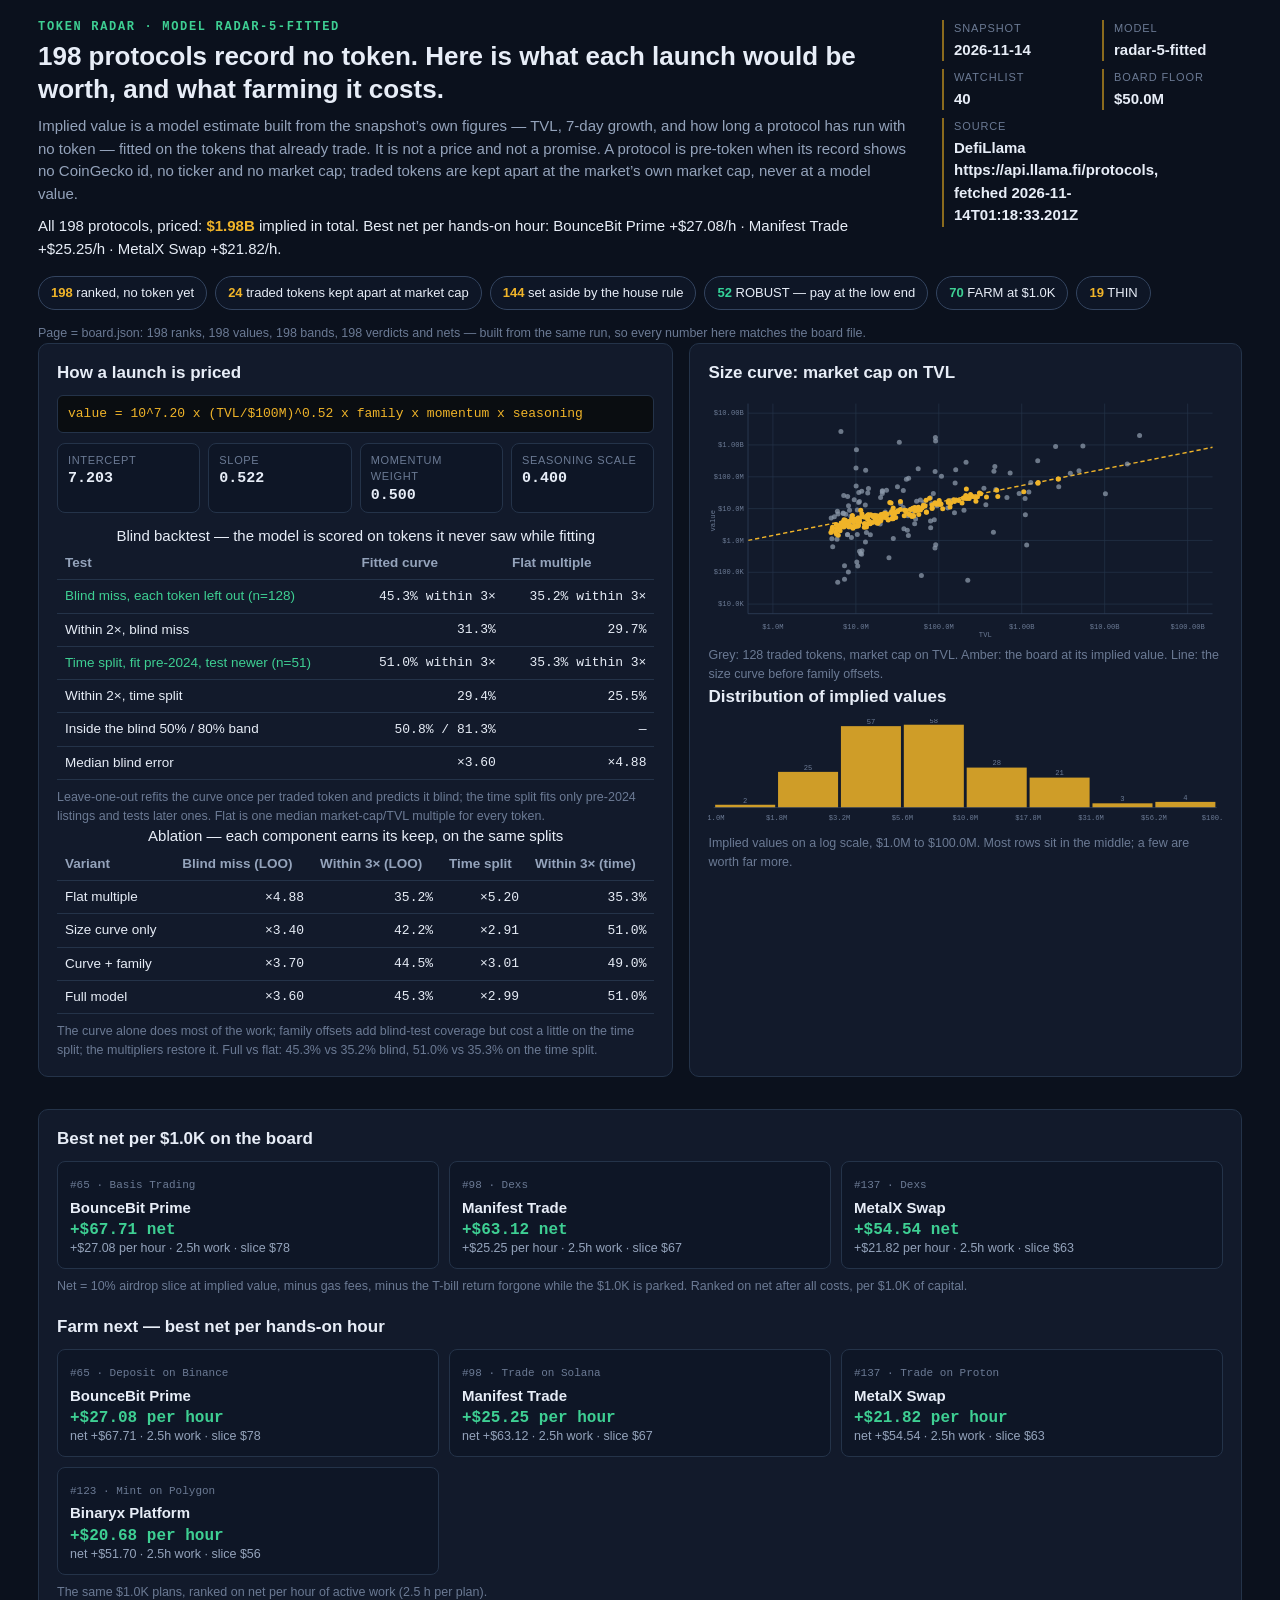
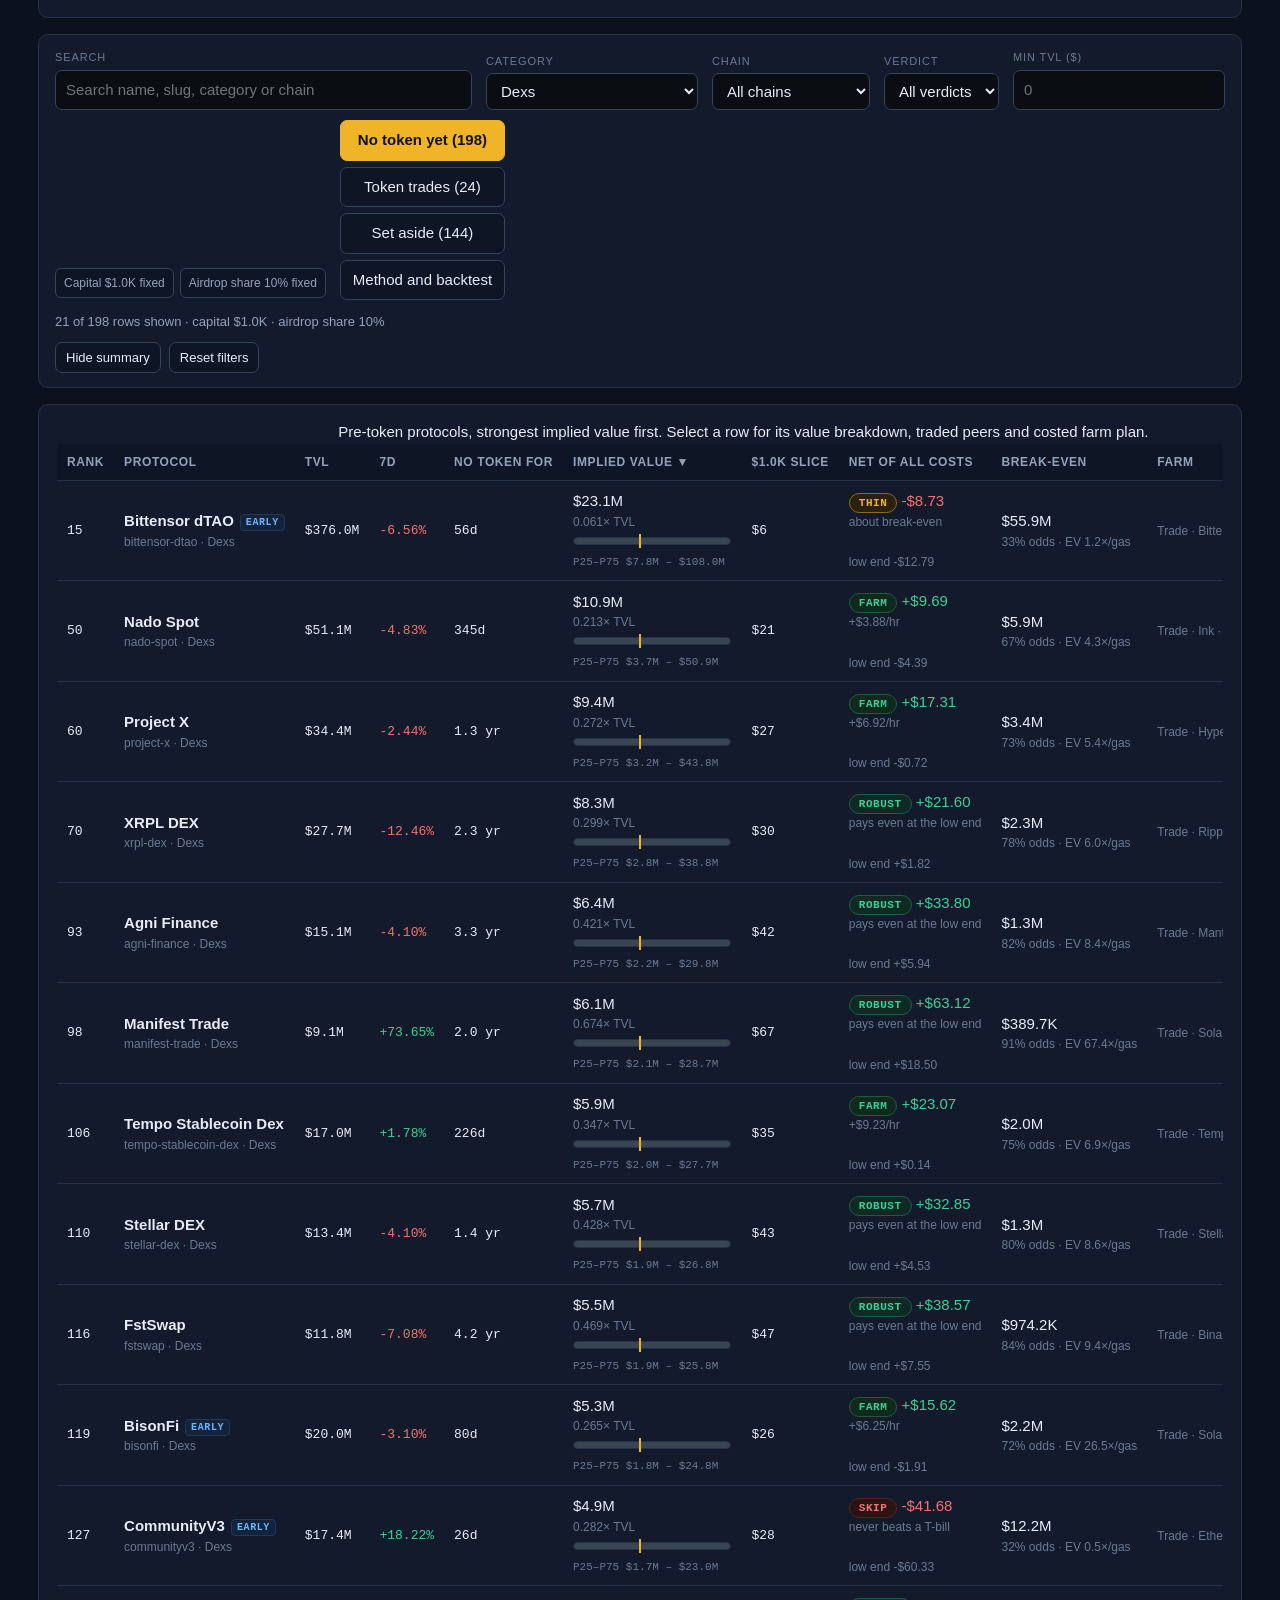
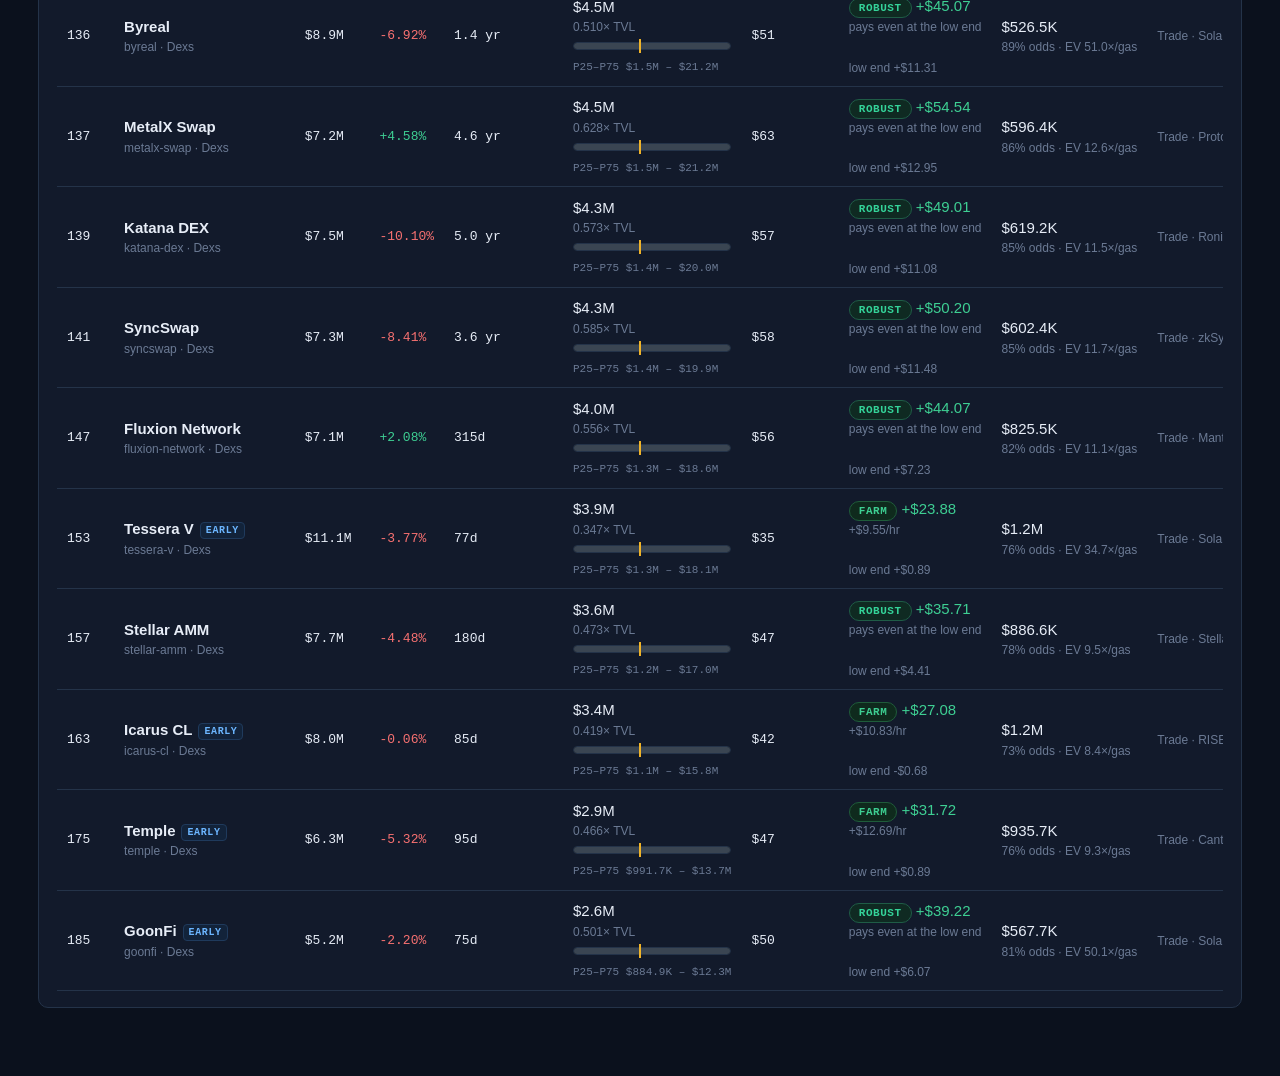
<file: dashboard/filtered.html>
<!doctype html>
<html lang="en">
<head>
<meta charset="utf-8">
<meta name="viewport" content="width=device-width, initial-scale=1">
<title>Token Radar — pre-token protocols ranked by implied value</title>
<meta name="description" content="A static, offline board of pre-token protocols ranked by model implied value; traded tokens are shown separately at market value. Every number comes from the bundled snapshot.">
<link rel="stylesheet" href="app.css">
</head>
<body>
<a class="skip" href="#board-wrap">Skip to the board</a>
<div class="wrap">
  <header class="masthead">
    <div>
      <p class="eyebrow">Token Radar · model radar-5-fitted</p>
      <h1><span id="headline-n">—</span> protocols record no token. Here is what each launch would be worth, and what farming it costs.</h1>
      <p class="howto">Implied value is a model estimate built from the snapshot&rsquo;s own figures — TVL, 7-day growth, and how long a protocol has run with no token — fitted on the tokens that already trade. It is not a price and not a promise. A protocol is pre-token when its record shows no CoinGecko id, no ticker and no market cap; traded tokens are kept apart at the market&rsquo;s own market cap, never at a model value.</p>
      <p class="hero-line" id="hero-line">—</p>
    </div>
    <dl class="meta" aria-label="Snapshot details">
      <div><dt>Snapshot</dt><dd id="asof">—</dd></div>
      <div><dt>Model</dt><dd id="mver">—</dd></div>
      <div><dt>Watchlist</dt><dd id="watch-n">—</dd></div>
      <div><dt>Board floor</dt><dd id="floor">—</dd></div>
      <div><dt>Source</dt><dd id="source">—</dd></div>
    </dl>
  </header>

  <main id="main">
    <section class="summary" id="summary" aria-label="Summary">
      <div class="chips" id="chips" role="list" aria-label="Board counts"></div>
      <p class="fine" id="verify-line">—</p>

      <div class="panels">
        <section class="panel pricing" aria-labelledby="pricing-h">
          <h2 id="pricing-h">How a launch is priced</h2>
          <p class="formula"><code id="formula">—</code></p>
          <dl class="coefs" id="coefs"></dl>
          <table class="backtest" id="backtest">
            <caption>Blind backtest — the model is scored on tokens it never saw while fitting</caption>
            <thead><tr><th scope="col">Test</th><th scope="col">Fitted curve</th><th scope="col">Flat multiple</th></tr></thead>
            <tbody id="backtest-body"></tbody>
          </table>
          <p class="fine" id="backtest-note">—</p>
          <table class="backtest" id="ablation">
            <caption>Ablation — each component earns its keep, on the same splits</caption>
            <thead><tr><th scope="col">Variant</th><th scope="col">Blind miss (LOO)</th><th scope="col">Within 3× (LOO)</th><th scope="col">Time split</th><th scope="col">Within 3× (time)</th></tr></thead>
            <tbody id="ablation-body"></tbody>
          </table>
          <p class="fine" id="ablation-note">—</p>
        </section>

        <section class="panel scatter" aria-labelledby="scatter-h">
          <h2 id="scatter-h">Size curve: market cap on TVL</h2>
          <div id="scatter" role="img" aria-label="Scatter chart of traded tokens at market cap and board protocols at implied value, against the fitted size curve"></div>
          <p class="fine" id="scatter-cap">—</p>
          <h2 id="hist-h">Distribution of implied values</h2>
          <div id="hist" role="img" aria-label="Histogram of the board's implied values on a log scale"></div>
          <p class="fine" id="hist-cap">—</p>
        </section>

        <section class="panel bestnet" aria-labelledby="bestnet-h">
          <h2 id="bestnet-h">Best net per $1.0K on the board</h2>
          <ol class="bestnet-list" id="bestnet"></ol>
          <p class="fine">Net = 10% airdrop slice at implied value, minus gas fees, minus the T-bill return forgone while the $1.0K is parked. Ranked on net after all costs, per $1.0K of capital.</p>
          <h2 id="farmnext-h">Farm next — best net per hands-on hour</h2>
          <ol class="bestnet-list" id="farmnext"></ol>
          <p class="fine">The same $1.0K plans, ranked on net per hour of active work (2.5 h per plan).</p>
        </section>
      </div>
    </section>

    <section class="controls" aria-label="Board filters">
      <div class="field grow">
        <label for="q">Search</label>
        <input id="q" type="search" placeholder="Search name, slug, category or chain" autocomplete="off">
      </div>
      <div class="field">
        <label for="cat">Category</label>
        <select id="cat"><option value="">All categories</option></select>
      </div>
      <div class="field">
        <label for="chain">Chain</label>
        <select id="chain"><option value="">All chains</option></select>
      </div>
      <div class="field">
        <label for="verdict">Verdict</label>
        <select id="verdict">
          <option value="">All verdicts</option>
          <option value="ROBUST">ROBUST</option>
          <option value="FARM">FARM</option>
          <option value="THIN">THIN</option>
          <option value="SKIP">SKIP</option>
        </select>
      </div>
      <div class="field">
        <label for="mintvl">Min TVL ($)</label>
        <input id="mintvl" type="number" min="0" step="1000000" placeholder="0">
      </div>
      <div class="field static">
        <span class="tag">Capital $1.0K fixed</span>
        <span class="tag">Airdrop share 10% fixed</span>
      </div>
      <div class="field tabs" role="group" aria-label="Board view">
        <button id="tab-board" type="button" aria-pressed="true">No token yet (<span id="tab-board-n">—</span>)</button>
        <button id="tab-live" type="button" aria-pressed="false">Token trades (<span id="tab-live-n">—</span>)</button>
        <button id="tab-setaside" type="button" aria-pressed="false">Set aside (<span id="tab-setaside-n">—</span>)</button>
        <button id="tab-method" type="button" aria-pressed="false">Method and backtest</button>
      </div>
      <p class="count" id="count" role="status" aria-live="polite"></p>
      <p class="count-actions">
        <button id="hide-summary" type="button" aria-pressed="false">Hide summary</button>
        <button id="reset" type="button">Reset filters</button>
      </p>
    </section>

    <div class="panel" id="board-wrap" tabindex="-1">
      <div class="scroll">
        <table id="board">
          <caption id="caption">Pre-token protocols, strongest implied value first. Select a row for its value breakdown, traded peers and costed farm plan.</caption>
          <thead id="thead"></thead>
          <tbody id="rows"></tbody>
        </table>
      </div>
      <p class="empty" id="empty" hidden>No protocol matches these filters. <button id="clear" type="button">Clear filters</button></p>
    </div>

    <section class="panel setaside" id="setaside-view" hidden aria-labelledby="setaside-h">
      <h2 id="setaside-h">Set aside by the house rule — <span id="setaside-n2">—</span> protocols</h2>
      <p>These protocols are in the snapshot but are <strong>not ranked</strong>, because the house rule sets them aside before any scoring: versioned names (a trailing v2, v3, …); wrapped, staked or staking names; the six excluded categories (Bridge, Canonical Bridge, Liquid Staking, Liquid Restaking, Restaked BTC, CEX); and names that start with an exchange name. The rule is applied to the name and category only — never to a protocol&rsquo;s size — so a large protocol can still be set aside, and a small one can still rank.</p>
      <p class="fine">Count comes from the snapshot: <span id="setaside-count">—</span> protocols set aside, <span id="setaside-board">—</span> ranked on the board, <span id="setaside-live">—</span> traded tokens kept apart at market cap.</p>
    </section>

    <section class="panel method" id="method-view" hidden aria-labelledby="method-h">
      <h2 id="method-h">Method and backtest</h2>
      <h3>How the size curve is fitted</h3>
      <p>Every token that already trades is used to fit the curve — all 128 of them, in every category — and only pre-token protocols are scored with it. On the snapshot&rsquo;s traded tokens we fit a log-log ordinary least squares line: log<sub>10</sub>(market cap) = intercept + slope &times; log<sub>10</sub>(TVL / $100M). The fitted line is the size curve: a protocol&rsquo;s TVL alone, before any family offset, maps to a size value. Fitting on the whole traded set matters: the six excluded categories are excluded from the <em>board</em> only, never from the curve, because the curve is the market&rsquo;s and the category offsets are what make categories comparable. The four fitted numbers are printed in the &ldquo;How a launch is priced&rdquo; panel above and are read from the bundled data, not typed here. Growth and age are not regressors in this fit: they enter as bounded multipliers (next paragraph), because a free log-age coefficient failed the time-split backtest in the previous model.</p>
      <h3>Family, growth and seasoning</h3>
      <p>Three multipliers adjust the size value. <strong>Family</strong> is the protocol&rsquo;s category mean residual from the fitted line, shrunk toward 1 when the category has few traded tokens — a category whose traded tokens sit above the line lifts its pre-token members, and one below the line pulls them down. <strong>Momentum</strong> comes from the 7-day TVL change: 1 plus half the change, clamped to 0.8&times;&ndash;1.25&times;, so a crash can cost at most 20% and a spike can add at most 25% — growth moves the value without ever inverting the board. <strong>Seasoning</strong> comes from age with no token: 1 &minus; 0.4&middot;e<sup>&minus;age/240</sup>, so a fresh protocol is discounted to 0.6&times; and the discount saturates toward 1&times; as it ages instead of discounting it toward zero. Implied value = size value &times; family &times; momentum &times; seasoning. The range the board shows around it is the middle half (P25–P75) of the blind residual range; the wider P10–P90 range stays in the data and in each protocol&rsquo;s detail view.</p>
      <h3>How the blind backtests work</h3>
      <p><strong>Leave-one-out (LOO):</strong> each traded token is held out in turn, the curve is refit without it, and the held-out token is predicted blind. The median blind error and the share of predictions within 3&times; of the true market cap are reported against the same test for a flat baseline — one median market-cap/TVL multiple applied to every token. <strong>Time split:</strong> the curve is fitted only on tokens listed before 2024 and tested on tokens listed later, so the test is genuinely future data. <strong>Bands:</strong> the share of traded tokens whose true market cap falls inside the blind 50% and 80% bands. A fitted curve that only beats the flat baseline on the data it was fitted on proves nothing; the numbers in the table are all out-of-sample. The ablation table scores four variants on the same splits with the same refit-per-fold discipline — one flat multiple, the size curve alone, the curve plus family offsets, and the full model. The honest reading: the curve alone does most of the work (it already beats flat on both splits and has the best median miss); the family offsets add blind-test coverage but cost a little on the time split; the bounded multipliers restore it and add the last points. Within-2&times; shares are reported alongside within-3&times; as the stricter metric.</p>
      <h3>How a farm verdict is computed</h3>
      <p>Every verdict is priced at the same fixed terms: <strong>$1,000 of capital</strong> and a <strong>10% airdrop share</strong> of the implied value, pro-rata to TVL. The slice is 10% of the implied value scaled to $1,000 of capital. <strong>Fees</strong> are five transactions at the chain&rsquo;s typical gas. <strong>T-bill forgone</strong> is the 4% annual return the $1,000 would have earned parked in a T-bill for the hold days. Net = slice &minus; fees &minus; T-bill forgone. <strong>FARM</strong> if net &ge; $1, <strong>THIN</strong> if &minus;$10 &le; net &lt; $1, <strong>SKIP</strong> if net &lt; &minus;$10. <strong>ROBUST</strong> is a display tier on top of FARM: a FARM row whose net at the P25 low end is still &ge; $1, with its low-end net printed under the point net. The verdict is therefore a statement about the economics at $1,000, not about whether the protocol is good: a large implied value can still be SKIP if the slice it buys at $1,000 does not cover the gas and the forgone T-bill return. <strong>Break-even</strong> is the launch value at which the farm exactly breaks even: (fees + T-bill) &times; TVL / (0.10 &times; $1,000). <strong>Break-even odds</strong> are the share of the model&rsquo;s own leave-one-out residuals under which the true value reaches break-even — a probability about the value, never about whether a token launches at all. <strong>EV per $ of gas</strong> is slice / fees. The farm column names the action per row (Vault, Lend, Trade, Mint, Stake, Bridge, Insure, Subscribe or Deposit, from the category), the chain, the fee and the 45-minute setup (fund the wallet, make the deposit). The farm plan lists the seven concrete steps, each with its own cost and time, and the scenario table shows the net if the token drops 5%, 10% or 20% at $1.0K, $10.0K and $100K of capital.</p>
      <h3>What is not done</h3>
      <p>No protocol name is special-cased anywhere: one function scores every row from TVL, 7-day change, age, category and chains. Traded tokens are never given a model value and pre-token protocols are never given a market cap. Nothing on this page is fetched at view time — the snapshot, the fitted model and the board are bundled with the page, and the page works with no network. Two variants were tested on the same blind splits and not shipped, and the numbers are stated here rather than hidden. <strong>No sibling factor:</strong> the snapshot carries no parent-protocol record, and no two traded tokens share a name stem or slug prefix, so no sibling discount is fittable and the factor stays 1.0. <strong>No joint ridge:</strong> a ridge on log(market cap / TVL) with category, size, chain, growth and age effects beats this curve on both blind tests (LOO &times;3.22 / 50.0% within 3&times;, time split &times;2.89 / 52.9%), but on the board it reorders heavily, inflates small-TVL rows and pushes the top value above every top entry&rsquo;s range — so the least-squares curve stays the pricing model.</p>
      <p class="fine">Fitted numbers on this page: <span id="method-nums">—</span></p>
    </section>
    <noscript><p class="empty">This dashboard needs JavaScript to render the board from the bundled snapshot.</p></noscript>
  </main>

  <dialog id="detail" aria-labelledby="detail-title">
    <form method="dialog" class="dlg-close"><button type="submit" aria-label="Close details">Close ✕</button></form>
    <div id="detail-body"></div>
  </dialog>
</div>
<script>history.replaceState(null,"","?category=Dexs");</script>
<script src="../data.js"></script>
<script src="app.js"></script>
</body>
</html>
</file>
<file: dashboard/app.css>
/* Token Radar dashboard — dark slate, same palette as the starter board, no network, no imports. */
:root{
  --bg:#0b111d; --panel:#121a2b; --panel2:#0e1626; --line:#243349; --line2:#33445f;
  --ink:#e7edf7; --muted:#94a3bb; --faint:#6b7a94;
  --amber:#f0b429; --amber-dim:#8a6a1d; --green:#3ecf93; --green-bg:#0f2a1d;
  --red:#f87171; --red-bg:#2a1414; --thin-bg:#2a2110; --blue:#6cb6ff;
  --radius:10px; --mono:ui-monospace,SFMono-Regular,Menlo,Consolas,monospace;
}
*{box-sizing:border-box}
html{color-scheme:dark}
body{margin:0;background:var(--bg);color:var(--ink);
  font:15px/1.5 -apple-system,BlinkMacSystemFont,"Segoe UI",Roboto,Helvetica,Arial,sans-serif}
a{color:var(--blue)}
.skip{position:absolute;left:-9999px;top:0;background:var(--amber);color:#111;padding:8px 12px;z-index:9}
.skip:focus{left:8px;top:8px}
.wrap{max-width:1240px;margin:0 auto;padding:20px 18px 48px}
.masthead{display:flex;gap:28px;justify-content:space-between;align-items:flex-start;flex-wrap:wrap;margin-bottom:16px}
.masthead>div{flex:1 1 560px}
.eyebrow{margin:0 0 6px;color:var(--green);font:600 12px/1.2 var(--mono);letter-spacing:.14em;text-transform:uppercase}
h1{font-size:26px;line-height:1.25;margin:0 0 10px;max-width:34em}
h2{font-size:17px;margin:0 0 10px}
h3{font-size:14px;margin:18px 0 6px;color:var(--amber)}
.howto{color:var(--muted);margin:0;max-width:62em}
.hero-line{font-size:15px;margin:10px 0 0;max-width:62em}
.hero-line b{color:var(--amber)}
.meta{display:grid;grid-template-columns:repeat(2,minmax(120px,1fr));gap:8px 20px;margin:0;flex:0 0 300px}
.meta div{border-left:2px solid var(--amber-dim);padding-left:10px}
.meta dt{color:var(--faint);font-size:11px;text-transform:uppercase;letter-spacing:.08em}
.meta dd{margin:2px 0 0;font-weight:600}
.fine{color:var(--faint);font-size:12.5px;margin:8px 0 0}
.panel{background:var(--panel);border:1px solid var(--line);border-radius:var(--radius);padding:16px 18px;margin-bottom:16px}
.chips{display:flex;flex-wrap:wrap;gap:8px;margin:0 0 14px}
.chip{background:var(--panel2);border:1px solid var(--line2);border-radius:999px;padding:6px 12px;font-size:13px}
.chip b{color:var(--amber)}
.chip.farm b{color:var(--green)} .chip.thin b{color:var(--amber)} .chip.skip b{color:var(--red)}
.chip.robust b{color:#34d399}
.panels{display:grid;grid-template-columns:1.15fr 1fr;gap:16px}
.panels .bestnet{grid-column:1/-1}
.formula{margin:0 0 10px}
.formula code{font:13px/1.5 var(--mono);color:var(--amber);background:#0a0d11;border:1px solid var(--line);border-radius:6px;padding:8px 10px;display:block;white-space:pre-wrap;word-break:break-word}
.coefs{display:grid;grid-template-columns:repeat(4,1fr);gap:8px;margin:0 0 12px}
.coefs div{background:var(--panel2);border:1px solid var(--line);border-radius:8px;padding:8px 10px}
.coefs dt{color:var(--faint);font-size:11px;text-transform:uppercase;letter-spacing:.06em}
.coefs dd{margin:2px 0 0;font:600 15px var(--mono)}
table{border-collapse:collapse;width:100%}
.backtest th,.backtest td{border-bottom:1px solid var(--line);padding:6px 8px;text-align:left;font-size:13.5px}
.backtest th{color:var(--muted);font-weight:600}
.backtest td.num,.backtest th.num{text-align:right;font-family:var(--mono);font-size:13px}
.backtest tr.win td:first-child{color:var(--green)}
#scatter svg{display:block;width:100%;height:auto}
#hist svg{display:block;width:100%;height:auto;margin-top:4px}
#hist .axis{stroke:var(--line2);stroke-width:1}
#hist .tick{fill:var(--faint);font:10px var(--mono)}
#hist .hbar{fill:var(--amber);opacity:.85}
#farmnext-h{margin-top:18px}
#scatter .axis{stroke:var(--line2);stroke-width:1}
#scatter .tick{fill:var(--faint);font:10px var(--mono)}
#scatter .grid{stroke:var(--line);stroke-width:1}
#scatter .fit{stroke:var(--amber);stroke-width:2;stroke-dasharray:6 4;fill:none}
#scatter .dot{fill:#8b98a9;opacity:.75}
#scatter .amber{fill:var(--amber)}
#scatter .hl{fill:#fff;stroke:var(--amber);stroke-width:2}
.bestnet-list{margin:0;padding:0;list-style:none;display:grid;grid-template-columns:repeat(3,1fr);gap:10px}
.bestnet-list li{background:var(--panel2);border:1px solid var(--line);border-radius:8px;padding:10px 12px}
.bestnet-list .bn-rank{color:var(--faint);font:11px var(--mono)}
.bestnet-list .bn-name{font-weight:700;margin:2px 0}
.bestnet-list .bn-net{font:600 16px var(--mono);color:var(--green)}
.bestnet-list .bn-sub{color:var(--muted);font-size:12.5px}
.controls{display:flex;flex-wrap:wrap;gap:10px 14px;align-items:flex-end;background:var(--panel);border:1px solid var(--line);border-radius:var(--radius);padding:14px 16px;margin-bottom:16px}
.field{display:flex;flex-direction:column;gap:4px}
.field.grow{flex:1 1 220px}
.field label{font-size:11px;text-transform:uppercase;letter-spacing:.08em;color:var(--faint)}
.field.static{flex-direction:row;align-items:center;gap:6px;padding-bottom:2px}
.tag{background:var(--panel2);border:1px solid var(--line2);border-radius:6px;padding:5px 8px;font-size:12px;color:var(--muted)}
input,select{background:#0a0d11;color:var(--ink);border:1px solid var(--line2);border-radius:7px;padding:8px 10px;font:inherit}
input:focus,select:focus{outline:2px solid var(--amber);outline-offset:1px}
.tabs{display:flex;gap:6px;flex-wrap:wrap}
.tabs button,.count-actions button{background:var(--panel2);color:var(--ink);border:1px solid var(--line2);border-radius:7px;padding:8px 12px;font:inherit;cursor:pointer}
.tabs button[aria-pressed="true"]{background:var(--amber);color:#111;border-color:var(--amber);font-weight:700}
.count{flex:1 1 100%;margin:2px 0 0;color:var(--muted);font-size:13px}
.count-actions{flex:1 1 100%;display:flex;gap:8px;margin:0}
.count-actions button{padding:5px 10px;font-size:13px}
.scroll{overflow-x:auto}
table#board th,table#board td{border-bottom:1px solid var(--line);padding:9px 10px;text-align:left;vertical-align:middle;white-space:nowrap}
table#board thead th{color:var(--muted);font-size:12px;text-transform:uppercase;letter-spacing:.05em;background:var(--panel2);position:sticky;top:0}
table#board thead th button{background:none;border:0;color:inherit;font:inherit;cursor:pointer;padding:0;text-transform:inherit;letter-spacing:inherit}
table#board thead th button:hover{color:var(--amber)}
table#board tbody tr{cursor:pointer}
table#board tbody tr:hover{background:var(--panel2)}
td.num,th.num{text-align:right;font-family:var(--mono);font-size:13px}
td .sub{color:var(--faint);font-size:12px;display:block}
td .nm{font-weight:700}
.badge{display:inline-block;font:600 10px var(--mono);letter-spacing:.06em;border-radius:4px;padding:2px 5px;margin-left:6px;vertical-align:1px}
.badge.early{background:#12233a;color:var(--blue);border:1px solid #1f3a5c}
.pill{display:inline-block;font:700 11px var(--mono);letter-spacing:.05em;border-radius:999px;padding:3px 9px}
.pill.FARM{background:var(--green-bg);color:var(--green);border:1px solid #1f5c3a}
.pill.ROBUST{background:#0f2a22;color:#34d399;border:1px solid #1f5c46}
.pill.THIN{background:var(--thin-bg);color:var(--amber);border:1px solid var(--amber-dim)}
.pill.SKIP{background:var(--red-bg);color:var(--red);border:1px solid #5c1f1f}
.netneg{color:var(--red)} .netpos{color:var(--green)}
.range{position:relative;height:8px;background:#0a0d11;border:1px solid var(--line);border-radius:4px;margin:6px 0 4px;min-width:110px}
.range i{position:absolute;top:0;bottom:0;background:#3a4552;border-radius:3px}
.range b{position:absolute;top:-4px;width:2px;height:14px;background:var(--amber)}
.range-lbl{font:11px var(--mono);color:var(--faint)}
.empty{color:var(--muted);padding:18px}
.empty button{background:var(--amber);color:#111;border:0;border-radius:7px;padding:6px 12px;font:inherit;cursor:pointer}
.setaside p,.method p{max-width:70em}
.method h3:first-of-type{margin-top:4px}
dialog{background:var(--panel);color:var(--ink);border:1px solid var(--line2);border-radius:12px;max-width:920px;width:calc(100% - 32px);padding:0}
dialog::backdrop{background:rgba(0,0,0,.65)}
.dlg-close{position:sticky;top:0;display:flex;justify-content:flex-end;padding:10px 12px 0;z-index:2}
.dlg-close button{background:var(--panel2);color:var(--ink);border:1px solid var(--line2);border-radius:7px;padding:6px 12px;font:inherit;cursor:pointer}
#detail-body{padding:6px 22px 22px}
#detail-body h2{font-size:22px;margin:4px 0 6px}
#detail-body .lede{color:var(--muted);max-width:64em}
.statcards{display:grid;grid-template-columns:repeat(5,1fr);gap:10px;margin:16px 0}
.statcards div{background:var(--panel2);border:1px solid var(--line);border-radius:8px;padding:10px 12px}
.statcards dt{color:var(--faint);font-size:11px;text-transform:uppercase;letter-spacing:.06em}
.statcards dd{margin:3px 0 0;font:600 15px/1.3 var(--mono);word-break:break-word}
.statcards dd small{display:block;font:400 11px/1.4 sans-serif;color:var(--muted);font-family:inherit}
.decomp th,.decomp td,.plan th,.plan td,.scen th,.scen td,.peers th,.peers td{border-bottom:1px solid var(--line);padding:7px 8px;text-align:left;font-size:13.5px}
.decomp td.num,.plan td.num,.scen td.num,.scen th.num,.peers td.num{text-align:right;font-family:var(--mono);font-size:13px}
.decomp tr.total td{font-weight:700;border-top:2px solid var(--line2)}
#detail-body section{margin-top:22px}
#detail-body .fine{max-width:70em}
body.hide-summary .summary{display:none}
@media (max-width:900px){
  .panels{grid-template-columns:1fr}
  .bestnet-list{grid-template-columns:1fr}
  .coefs{grid-template-columns:repeat(2,1fr)}
  .statcards{grid-template-columns:repeat(2,1fr)}
  h1{font-size:21px}
}
</file>
